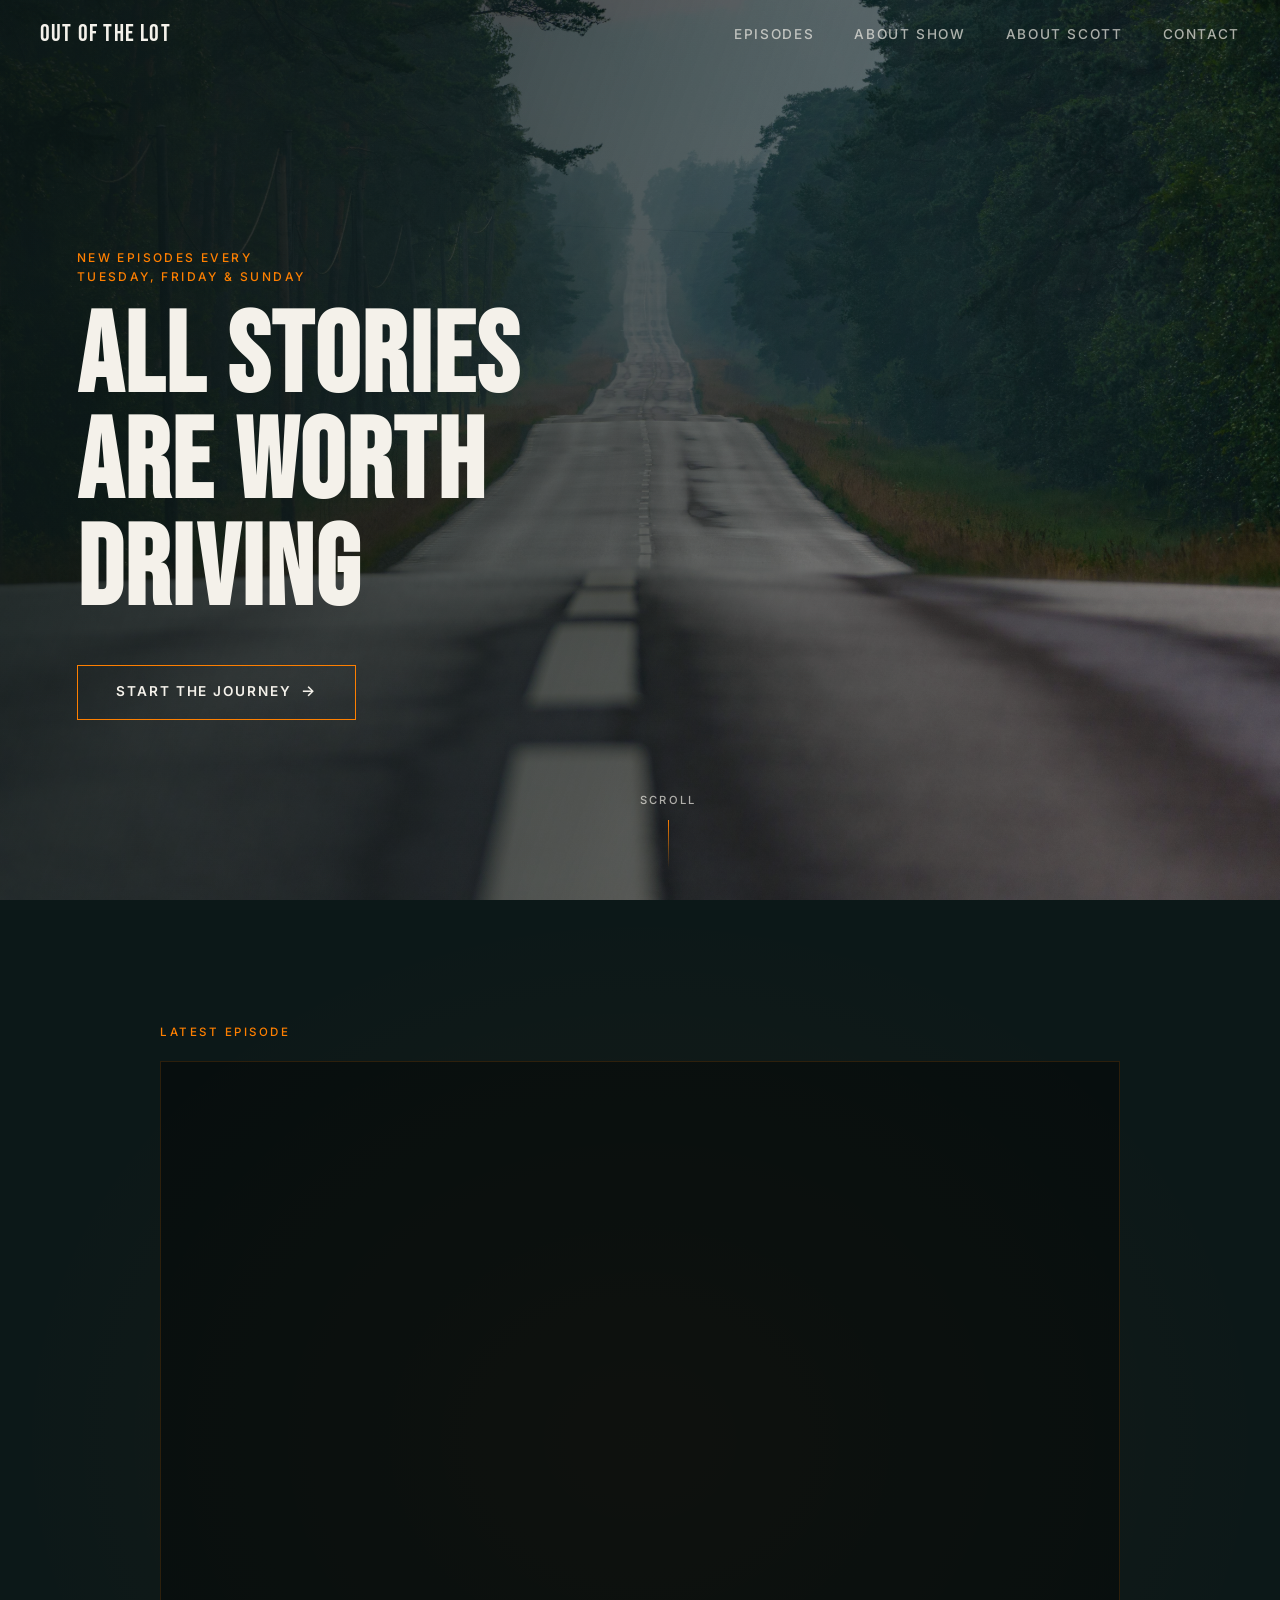
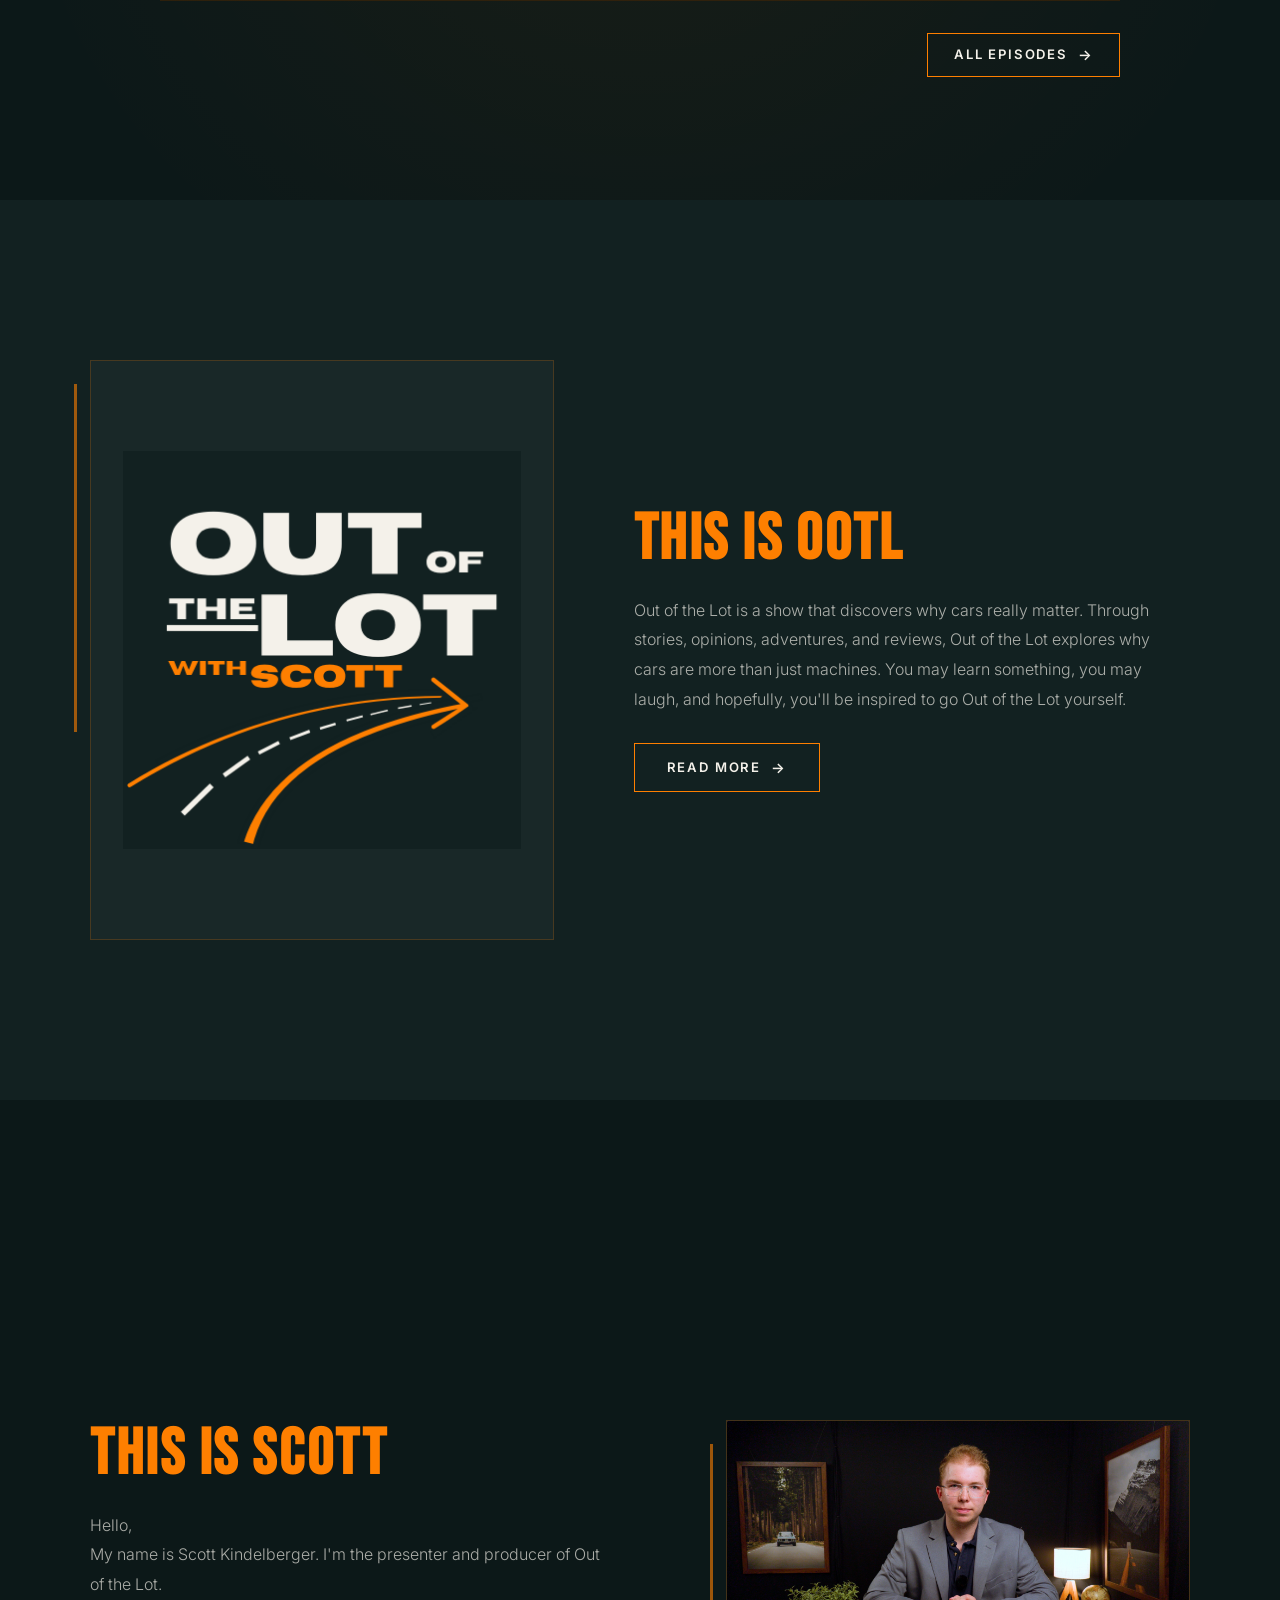
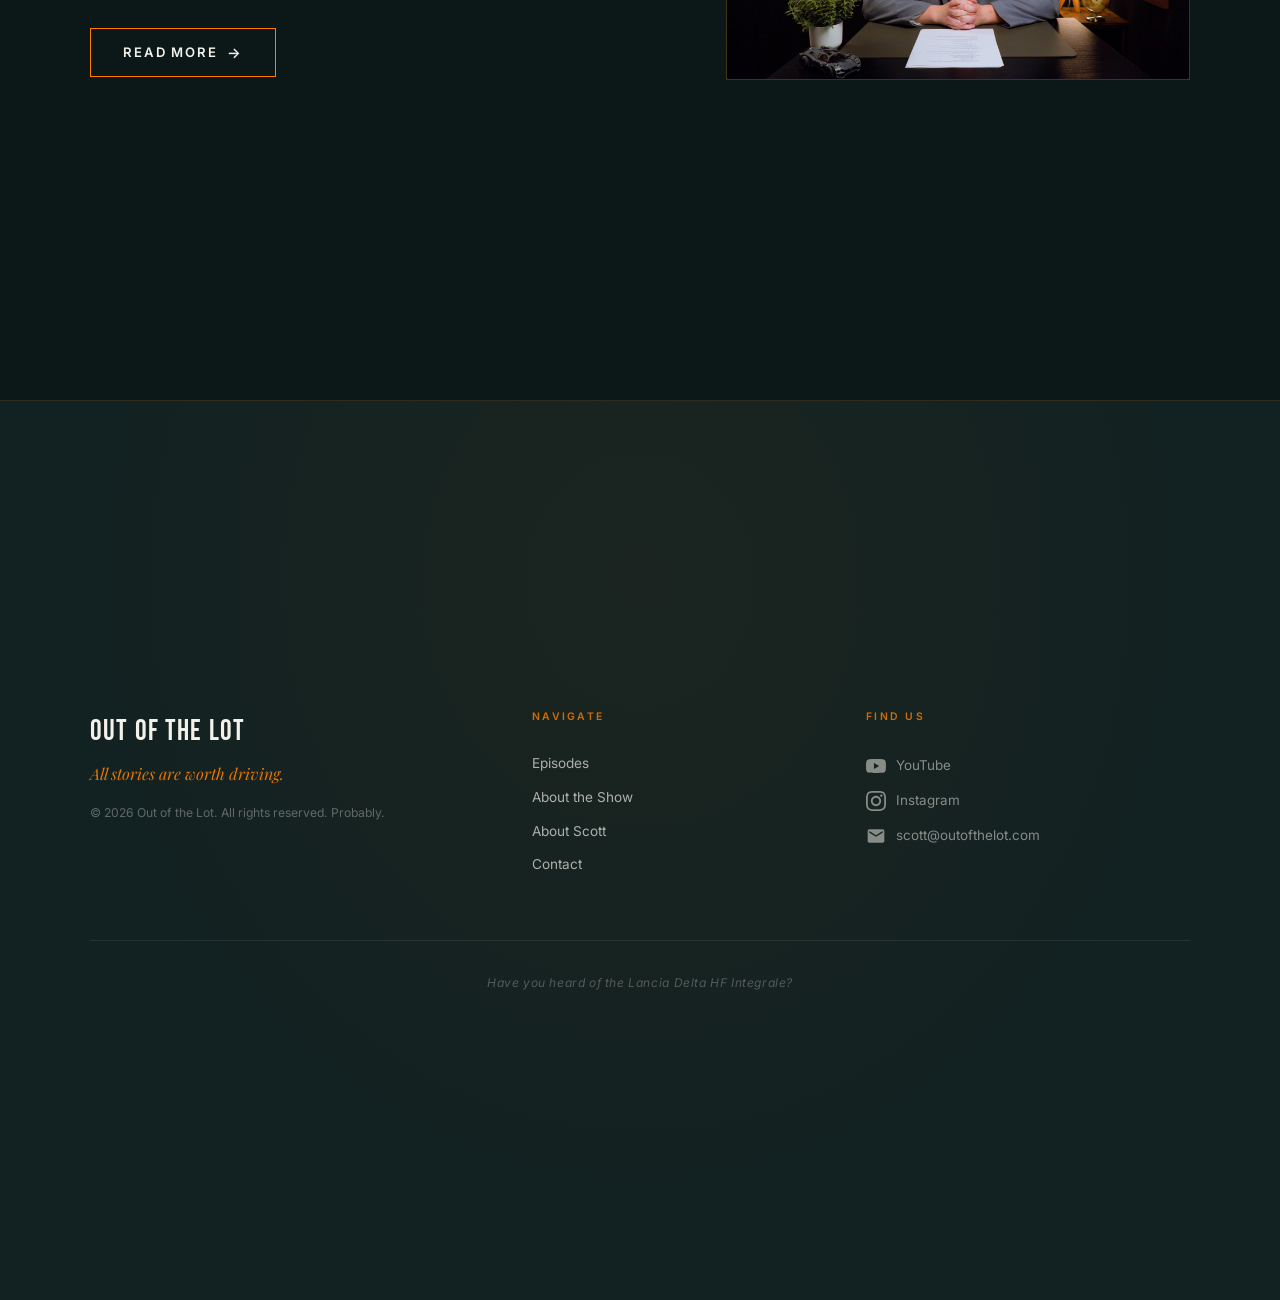
<file: index.html>
<!DOCTYPE html>
<html lang="en">
<head>
  <meta charset="UTF-8" />
  <meta name="viewport" content="width=device-width, initial-scale=1.0" />
  <title>Out of the Lot</title>
  <meta name="description" content="Out of the Lot with Scott. Real stories. Real roads. All stories are worth driving." />
  <link rel="preconnect" href="https://fonts.googleapis.com" />
  <link rel="preconnect" href="https://fonts.gstatic.com" crossorigin />
  <link href="https://fonts.googleapis.com/css2?family=Bebas+Neue&family=Inter:wght@300;400;500;600&family=Playfair+Display:ital,wght@0,700;1,400&display=swap" rel="stylesheet" />
  <link rel="icon" type="image/png" href="assets/favicon-32.png" sizes="32x32" />
  <link rel="icon" type="image/png" href="assets/favicon-192.png" sizes="192x192" />
  <link rel="icon" type="image/png" href="assets/favicon-512.png" sizes="512x512" />
  <link rel="apple-touch-icon" href="assets/apple-touch-icon.png" />
  <link rel="shortcut icon" href="assets/favicon.ico" />
  <link rel="stylesheet" href="css/style.css" />
  <link rel="stylesheet" href="css/article.css" />
</head>
<body>

  <!-- NAV -->
  <nav class="navbar" id="navbar">
    <div class="nav-left">
      <a href="index.html" class="nav-brand">Out of the Lot</a>
    </div>
    <ul class="nav-links">
      <li><a href="episodes.html">Episodes</a></li>
      <li><a href="about-show.html">About Show</a></li>
      <li><a href="about-scott.html">About Scott</a></li>
      <li><a href="contact.html">Contact</a></li>
    </ul>
    <button class="nav-toggle" aria-label="Toggle menu">&#9776;</button>
  </nav>

  <!-- HERO -->
  <section class="hero" id="hero">
    <div class="hero-bg-wrap">
      <div class="hero-bg" id="heroBg"></div>
    </div>
    <div class="hero-overlay"></div>
    <div class="hero-content">
      <p class="hero-eyebrow">New Episodes Every<br />
        Tuesday, Friday &amp; Sunday</p>
      <h1 class="hero-headline">
        All Stories<br />
        Are Worth<br />
        Driving
      </h1>
      <a
        href="https://www.youtube.com/@OutoftheLotMedia"
        target="_blank"
        rel="noopener noreferrer"
        class="cta-btn"
      >Start the Journey <span class="cta-arrow">&#8594;</span></a>
    </div>
    <div class="scroll-hint" id="scrollHint">
      <span class="scroll-label">scroll</span>
      <div class="scroll-line"></div>
    </div>
  </section>

  <!-- LATEST EPISODE -->
 <section class="episode-section" id="episodes">
  <div class="episode-inner">
    <p class="section-eyebrow">Latest Episode</p>
    <div class="episode-embed-wrap" id="episodeEmbed">
    </div>
    <div class="episode-bottom">
      <h2 class="episode-title" id="episodeTitle"></h2>
        <a
        href="episodes.html"
        class="ae-btn"
      >All Episodes <span class="ae-arrow">&#8594;</span></a>
    </div>
  </div>
</section>

  <!-- ABOUT THE SHOW -->
  <section class="about-section" id="about-show">
    <div class="about-inner">
      <div class="about-image-slot">
        <div class="image-placeholder">
          <img src="assets/logo.png" alt="Out of the Lot" />
        </div>
      </div>
      <div class="about-text">
        <h2 class="about-title orange">This is OOTL</h2>
        <p class="about-body">
          Out of the Lot is a show that discovers why cars really matter. Through stories, opinions, adventures, and reviews, Out of the Lot explores why cars are more than just machines. You may learn something, you may laugh, and hopefully, you'll be inspired to go Out of the Lot yourself.
        </p>
        <a href="about-show.html" class="read-more-btn">Read More <span class="cta-arrow">&#8594;</span></a>
      </div>
    </div>
  </section>

  <!-- ABOUT SCOTT -->
  <section class="about-section about-section--scott" id="about-scott">
    <div class="about-inner about-inner--reversed">
      <div class="about-image-slot">
        <div class="image-placeholder image-placeholder--scott">
          <img src="assets/scott.jpg" alt="Scott Kindelberger" />
        </div>
      </div>
      <div class="about-text">
        <h2 class="about-title orange">This is Scott</h2>
        <p class="about-body">
          Hello,<br />
          My name is Scott Kindelberger. I'm the presenter and producer of Out of the Lot.
        </p>
        <a href="about-scott.html" class="read-more-btn">Read More <span class="cta-arrow">&#8594;</span></a>
      </div>
    </div>
  </section>

  <!-- FOOTER (as a full section) -->
  <footer class="footer-section" id="site-footer">
    <div class="footer-content">

      <div class="footer-top">
        <div class="footer-brand">
          <div class="footer-brand-row">
            <span class="footer-logo">Out of the Lot</span>
          </div>
          <p class="footer-slogan">All stories are worth driving.</p>
          <p class="footer-copy">&copy; <span id="footerYear"></span> Out of the Lot. All rights reserved. Probably.</p>
        </div>

        <nav class="footer-nav">
          <p class="footer-nav-label">Navigate</p>
          <a href="episodes.html">Episodes</a>
          <a href="about-show.html">About the Show</a>
          <a href="about-scott.html">About Scott</a>
          <a href="contact.html">Contact</a>
        </nav>

        <div class="footer-social">
          <p class="footer-nav-label">Find Us</p>
          <a href="https://www.youtube.com/@OutoftheLotMedia" target="_blank" rel="noopener noreferrer" class="social-link">
            <svg viewBox="0 0 24 24" fill="currentColor" width="20" height="20"><path d="M23.498 6.186a3.016 3.016 0 0 0-2.122-2.136C19.505 3.545 12 3.545 12 3.545s-7.505 0-9.377.505A3.017 3.017 0 0 0 .502 6.186C0 8.07 0 12 0 12s0 3.93.502 5.814a3.016 3.016 0 0 0 2.122 2.136c1.871.505 9.376.505 9.376.505s7.505 0 9.377-.505a3.015 3.015 0 0 0 2.122-2.136C24 15.93 24 12 24 12s0-3.93-.502-5.814zM9.545 15.568V8.432L15.818 12l-6.273 3.568z"/></svg>
            YouTube
          </a>
          <a href="https://www.instagram.com/outofthelotmedia/" target="_blank" rel="noopener noreferrer" class="social-link">
            <svg viewBox="0 0 24 24" fill="currentColor" width="20" height="20"><path d="M12 2.163c3.204 0 3.584.012 4.85.07 3.252.148 4.771 1.691 4.919 4.919.058 1.265.069 1.645.069 4.849 0 3.205-.012 3.584-.069 4.849-.149 3.225-1.664 4.771-4.919 4.919-1.266.058-1.644.07-4.85.07-3.204 0-3.584-.012-4.849-.07-3.26-.149-4.771-1.699-4.919-4.92-.058-1.265-.07-1.644-.07-4.849 0-3.204.013-3.583.07-4.849.149-3.227 1.664-4.771 4.919-4.919 1.266-.057 1.645-.069 4.849-.069zm0-2.163c-3.259 0-3.667.014-4.947.072-4.358.2-6.78 2.618-6.98 6.98-.059 1.281-.073 1.689-.073 4.948 0 3.259.014 3.668.072 4.948.2 4.358 2.618 6.78 6.98 6.98 1.281.058 1.689.072 4.948.072 3.259 0 3.668-.014 4.948-.072 4.354-.2 6.782-2.618 6.979-6.98.059-1.28.073-1.689.073-4.948 0-3.259-.014-3.667-.072-4.947-.196-4.354-2.617-6.78-6.979-6.98-1.281-.059-1.69-.073-4.949-.073zm0 5.838c-3.403 0-6.162 2.759-6.162 6.162s2.759 6.163 6.162 6.163 6.162-2.759 6.162-6.163c0-3.403-2.759-6.162-6.162-6.162zm0 10.162c-2.209 0-4-1.79-4-4 0-2.209 1.791-4 4-4s4 1.791 4 4c0 2.21-1.791 4-4 4zm6.406-11.845c-.796 0-1.441.645-1.441 1.44s.645 1.44 1.441 1.44c.795 0 1.439-.645 1.439-1.44s-.644-1.44-1.439-1.44z"/></svg>
            Instagram
          </a>
          <a href="mailto:scott@outofthelot.com" class="social-link">
            <svg viewBox="0 0 24 24" fill="currentColor" width="20" height="20"><path d="M20 4H4c-1.1 0-2 .9-2 2v12c0 1.1.9 2 2 2h16c1.1 0 2-.9 2-2V6c0-1.1-.9-2-2-2zm0 4-8 5-8-5V6l8 5 8-5v2z"/></svg>
            scott@outofthelot.com
          </a>
        </div>
      </div>

      <div class="footer-bottom">
        <p>Have you heard of the <a href="lancia.html" class="secret-link">Lancia</a> Delta HF Integrale?</p>
      </div>

    </div>
  </footer>

  <script src="js/main.js"></script>
</body>
</html>
</file>
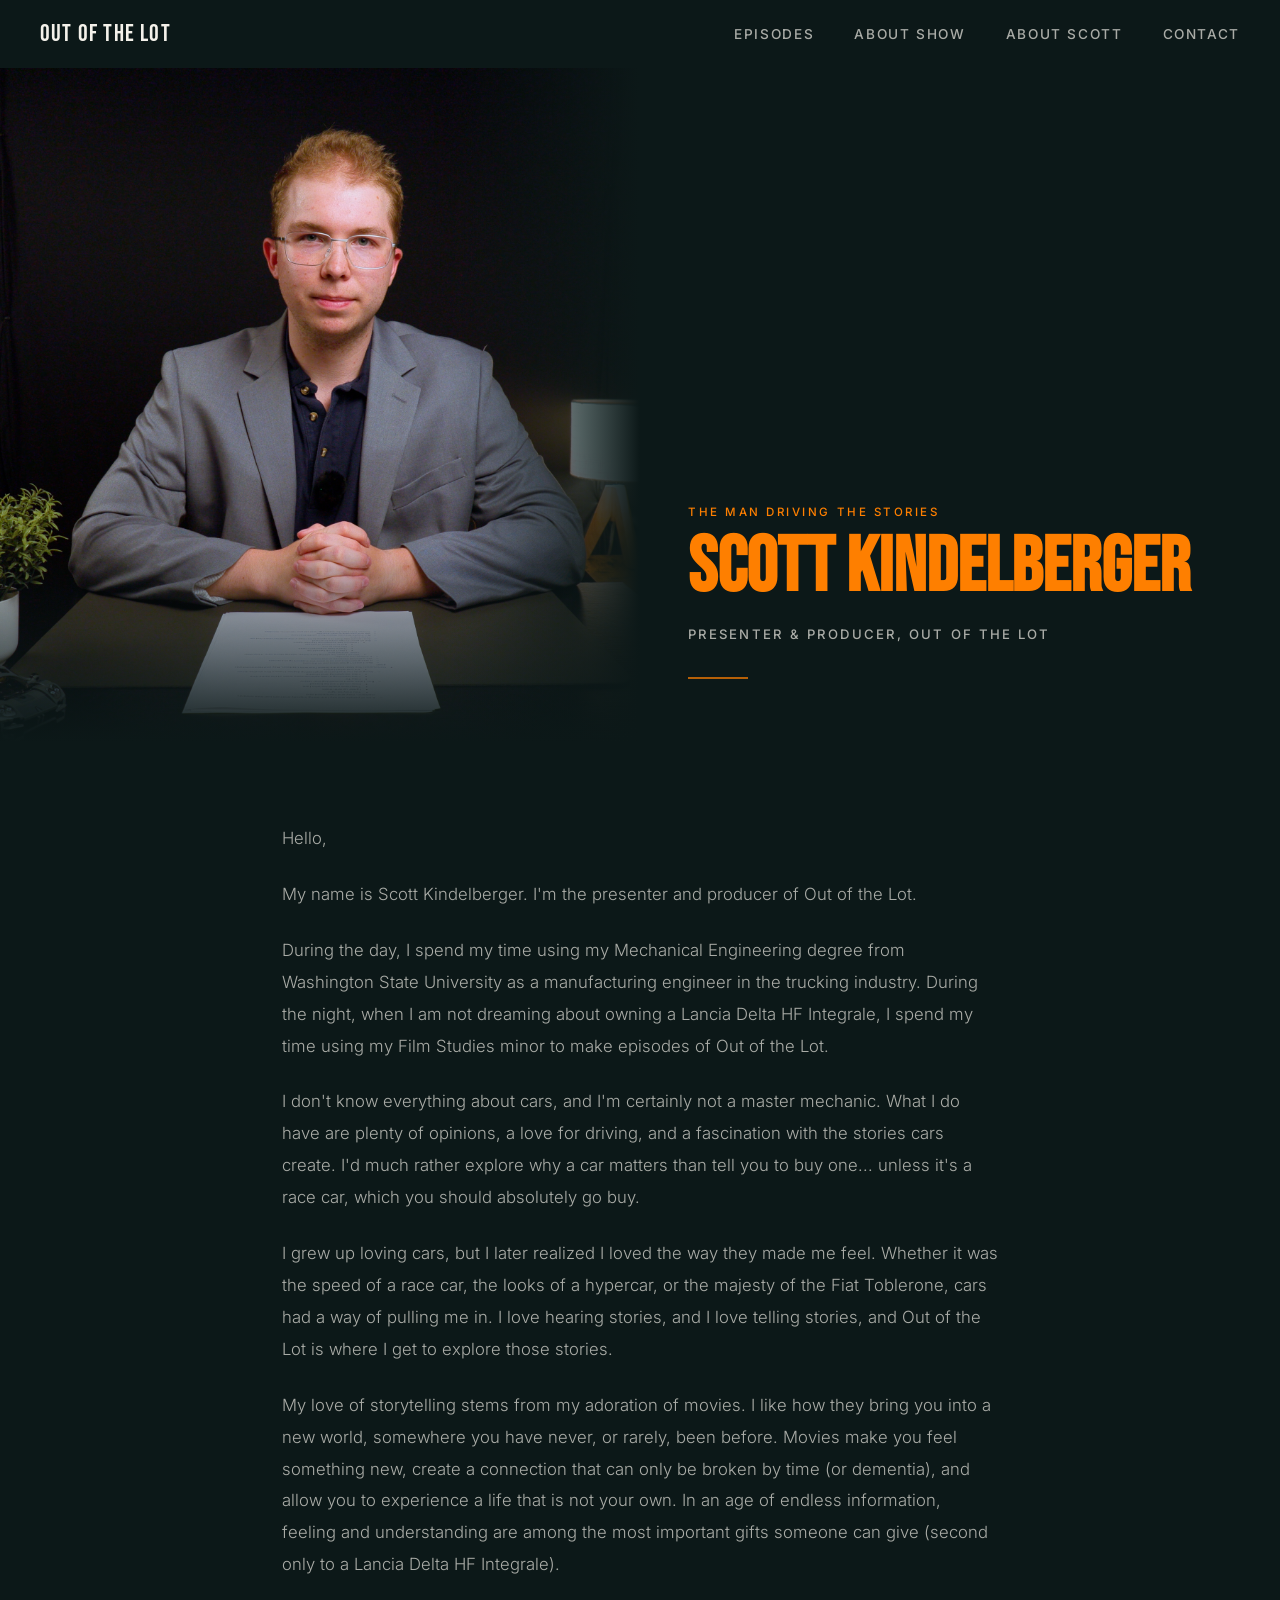
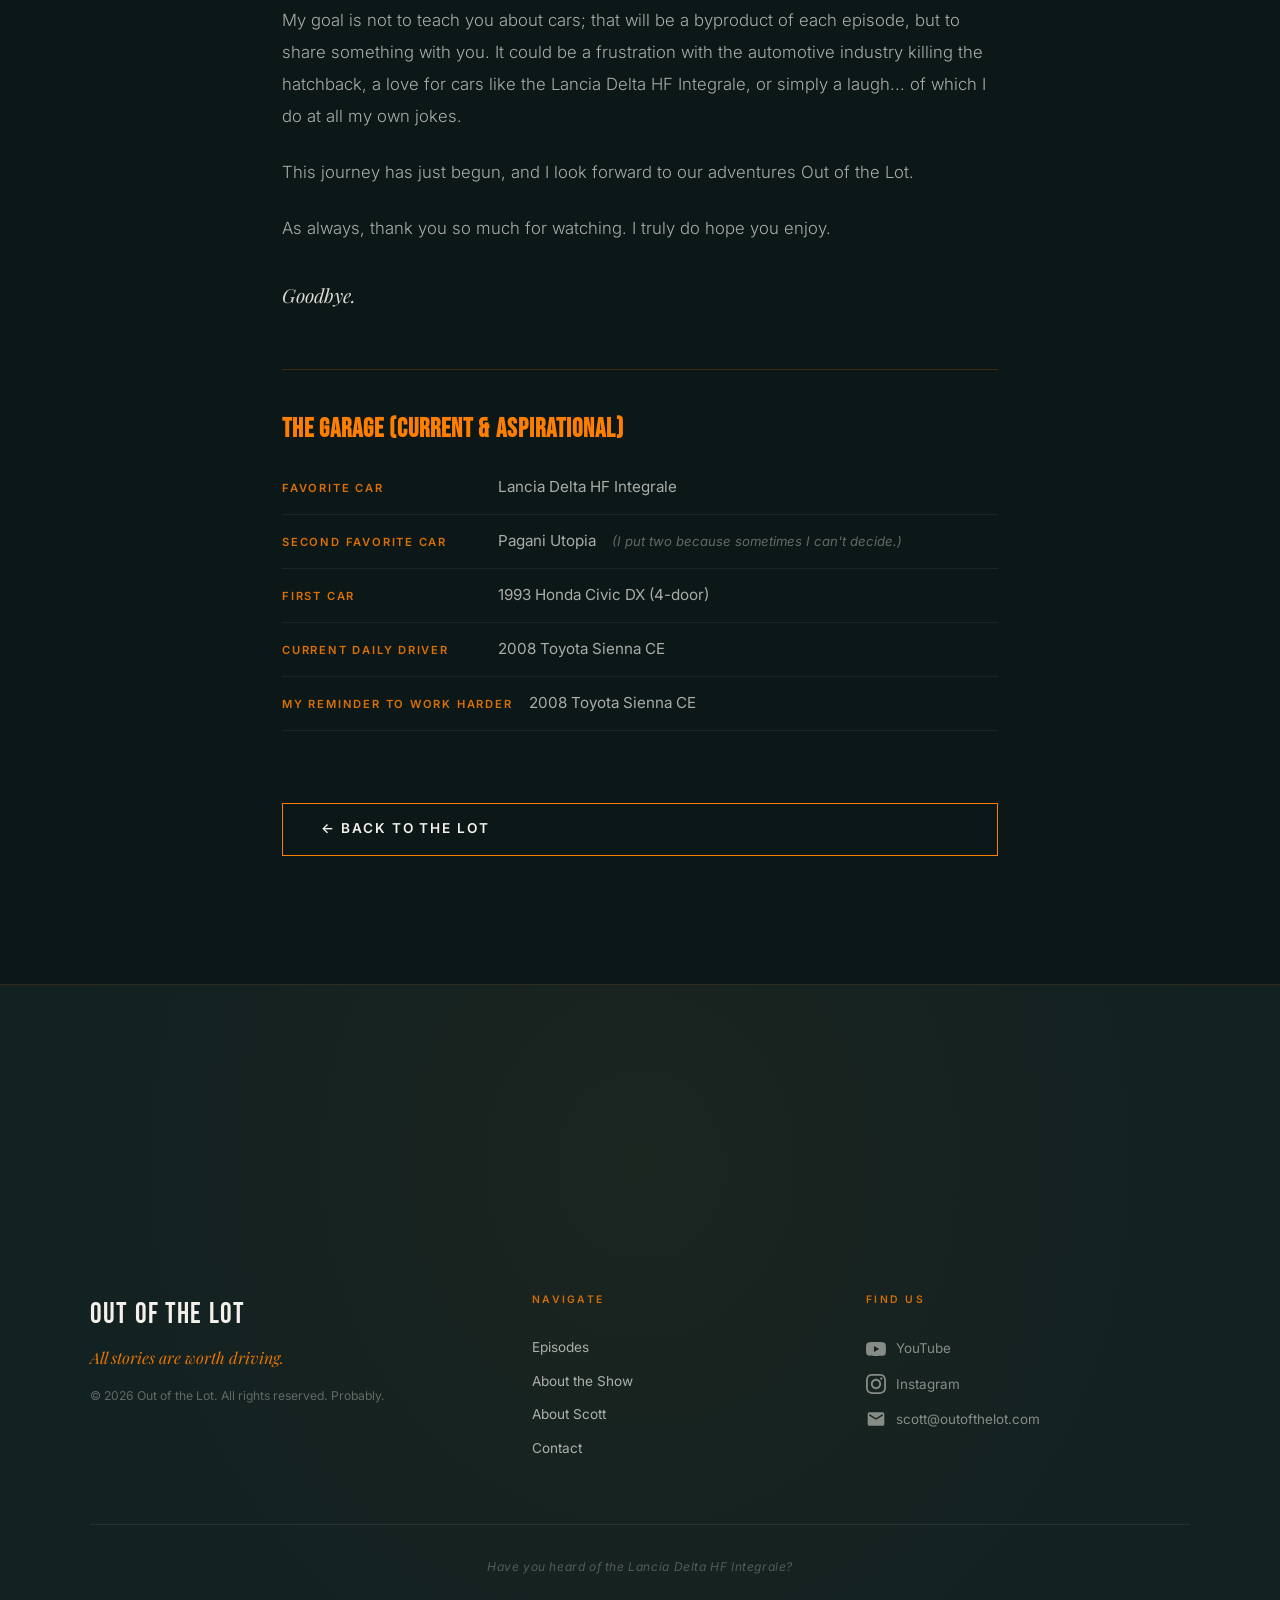
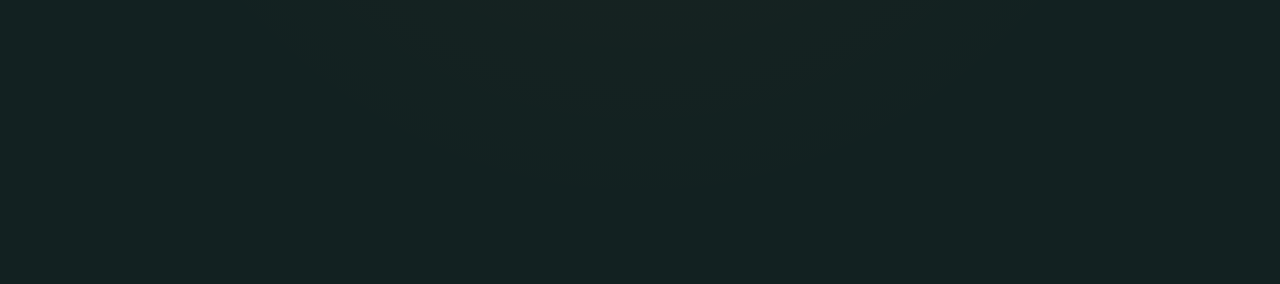
<file: about-scott.html>
<!DOCTYPE html>
<html lang="en">
<head>
  <meta charset="UTF-8" />
  <meta name="viewport" content="width=device-width, initial-scale=1.0" />
  <title>About Scott — Out of the Lot</title>
  <meta name="description" content="Scott Kindelberger — presenter and producer of Out of the Lot." />
  <link rel="preconnect" href="https://fonts.googleapis.com" />
  <link rel="preconnect" href="https://fonts.gstatic.com" crossorigin />
  <link href="https://fonts.googleapis.com/css2?family=Bebas+Neue&family=Inter:wght@300;400;500;600&family=Playfair+Display:ital,wght@0,700;1,400&display=swap" rel="stylesheet" />
  <link rel="icon" type="image/png" href="assets/favicon-32.png" sizes="32x32" />
  <link rel="icon" type="image/png" href="assets/favicon-192.png" sizes="192x192" />
  <link rel="icon" type="image/png" href="assets/favicon-512.png" sizes="512x512" />
  <link rel="apple-touch-icon" href="assets/apple-touch-icon.png" />
  <link rel="shortcut icon" href="assets/favicon.ico" />
  <link rel="stylesheet" href="css/style.css" />
  <link rel="stylesheet" href="css/article.css" />
</head>
<body class="article-page">

  <!-- NAV -->
  <nav class="navbar scrolled" id="navbar">
    <div class="nav-left">
      <a href="index.html" class="nav-brand">Out of the Lot</a>
    </div>
    <ul class="nav-links">
      <li><a href="episodes.html">Episodes</a></li>
      <li><a href="about-show.html">About Show</a></li>
      <li><a href="about-scott.html">About Scott</a></li>
      <li><a href="contact.html">Contact</a></li>
    </ul>
    <button class="nav-toggle" aria-label="Toggle menu">&#9776;</button>
  </nav>

  <!-- SCOTT FULL BIO -->
  <main class="article-main">

    <div class="article-hero">
      <div class="article-hero-img">
        <img src="assets/scott.jpg" alt="Scott Kindelberger" />
      </div>
      <div class="article-hero-text">
        <p class="section-eyebrow">The Man Driving the Stories</p>
        <h1 class="article-name">Scott Kindelberger</h1>
        <p class="article-subtitle">Presenter &amp; Producer, Out of the Lot</p>
        <div class="article-divider"></div>
      </div>
    </div>

    <article class="article-body">

      <p>Hello,</p>
      <p>My name is Scott Kindelberger. I'm the presenter and producer of Out of the Lot.</p>
      <p>During the day, I spend my time using my Mechanical Engineering degree from Washington State University as a manufacturing engineer in the trucking industry. During the night, when I am not dreaming about owning a Lancia Delta HF Integrale, I spend my time using my Film Studies minor to make episodes of Out of the Lot.</p>
      <p>I don't know everything about cars, and I'm certainly not a master mechanic. What I do have are plenty of opinions, a love for driving, and a fascination with the stories cars create. I'd much rather explore why a car matters than tell you to buy one... unless it's a race car, which you should absolutely go buy.</p>
      <p>I grew up loving cars, but I later realized I loved the way they made me feel. Whether it was the speed of a race car, the looks of a hypercar, or the majesty of the Fiat Toblerone, cars had a way of pulling me in. I love hearing stories, and I love telling stories, and Out of the Lot is where I get to explore those stories.</p>
      <p>My love of storytelling stems from my adoration of movies. I like how they bring you into a new world, somewhere you have never, or rarely, been before. Movies make you feel something new, create a connection that can only be broken by time (or dementia), and allow you to experience a life that is not your own. In an age of endless information, feeling and understanding are among the most important gifts someone can give (second only to a Lancia Delta HF Integrale).</p>
      <p>My goal is not to teach you about cars; that will be a byproduct of each episode, but to share something with you. It could be a frustration with the automotive industry killing the hatchback, a love for cars like the Lancia Delta HF Integrale, or simply a laugh... of which I do at all my own jokes.</p>
      <p>This journey has just begun, and I look forward to our adventures Out of the Lot.</p>
      <p>As always, thank you so much for watching. I truly do hope you enjoy.</p>
      <p class="article-signoff">Goodbye.</p>

      <div class="article-extra">
        <h3 class="article-extra-title">The Garage (Current &amp; Aspirational)</h3>
        <ul class="article-list">
          <li><span class="item-label">Favorite Car</span> Lancia Delta HF Integrale</li>
          <li><span class="item-label">Second Favorite Car</span> Pagani Utopia <span class="item-aside">(I put two because sometimes I can't decide.)</span></li>
          <li><span class="item-label">First Car</span> 1993 Honda Civic DX (4-door)</li>
          <li><span class="item-label">Current Daily Driver</span> 2008 Toyota Sienna CE</li>
          <li><span class="item-label">My Reminder to Work Harder</span> 2008 Toyota Sienna CE</li>
        </ul>
      </div>

      <a href="index.html" class="cta-btn" style="margin-top:3rem; display:inline-block;">
        &#8592; Back to the Lot
      </a>

    </article>
  </main>

  <!-- FOOTER -->
  <footer class="footer-section" id="site-footer">
    <div class="footer-content">

      <div class="footer-top">
        <div class="footer-brand">
          <div class="footer-brand-row">
            <span class="footer-logo">Out of the Lot</span>
          </div>
          <p class="footer-slogan">All stories are worth driving.</p>
          <p class="footer-copy">&copy; <span id="footerYear"></span> Out of the Lot. All rights reserved. Probably.</p>
        </div>

        <nav class="footer-nav">
          <p class="footer-nav-label">Navigate</p>
          <a href="episodes.html">Episodes</a>
          <a href="about-show.html">About the Show</a>
          <a href="about-scott.html">About Scott</a>
          <a href="contact.html">Contact</a>
        </nav>

        <div class="footer-social">
          <p class="footer-nav-label">Find Us</p>
          <a href="https://www.youtube.com/@OutoftheLotMedia" target="_blank" rel="noopener noreferrer" class="social-link">
            <svg viewBox="0 0 24 24" fill="currentColor" width="20" height="20"><path d="M23.498 6.186a3.016 3.016 0 0 0-2.122-2.136C19.505 3.545 12 3.545 12 3.545s-7.505 0-9.377.505A3.017 3.017 0 0 0 .502 6.186C0 8.07 0 12 0 12s0 3.93.502 5.814a3.016 3.016 0 0 0 2.122 2.136c1.871.505 9.376.505 9.376.505s7.505 0 9.377-.505a3.015 3.015 0 0 0 2.122-2.136C24 15.93 24 12 24 12s0-3.93-.502-5.814zM9.545 15.568V8.432L15.818 12l-6.273 3.568z"/></svg>
            YouTube
          </a>
          <a href="https://www.instagram.com/outofthelotmedia/" target="_blank" rel="noopener noreferrer" class="social-link">
            <svg viewBox="0 0 24 24" fill="currentColor" width="20" height="20"><path d="M12 2.163c3.204 0 3.584.012 4.85.07 3.252.148 4.771 1.691 4.919 4.919.058 1.265.069 1.645.069 4.849 0 3.205-.012 3.584-.069 4.849-.149 3.225-1.664 4.771-4.919 4.919-1.266.058-1.644.07-4.85.07-3.204 0-3.584-.012-4.849-.07-3.26-.149-4.771-1.699-4.919-4.92-.058-1.265-.07-1.644-.07-4.849 0-3.204.013-3.583.07-4.849.149-3.227 1.664-4.771 4.919-4.919 1.266-.057 1.645-.069 4.849-.069zm0-2.163c-3.259 0-3.667.014-4.947.072-4.358.2-6.78 2.618-6.98 6.98-.059 1.281-.073 1.689-.073 4.948 0 3.259.014 3.668.072 4.948.2 4.358 2.618 6.78 6.98 6.98 1.281.058 1.689.072 4.948.072 3.259 0 3.668-.014 4.948-.072 4.354-.2 6.782-2.618 6.979-6.98.059-1.28.073-1.689.073-4.948 0-3.259-.014-3.667-.072-4.947-.196-4.354-2.617-6.78-6.979-6.98-1.281-.059-1.69-.073-4.949-.073zm0 5.838c-3.403 0-6.162 2.759-6.162 6.162s2.759 6.163 6.162 6.163 6.162-2.759 6.162-6.163c0-3.403-2.759-6.162-6.162-6.162zm0 10.162c-2.209 0-4-1.79-4-4 0-2.209 1.791-4 4-4s4 1.791 4 4c0 2.21-1.791 4-4 4zm6.406-11.845c-.796 0-1.441.645-1.441 1.44s.645 1.44 1.441 1.44c.795 0 1.439-.645 1.439-1.44s-.644-1.44-1.439-1.44z"/></svg>
            Instagram
          </a>
          <a href="mailto:scott@outofthelot.com" class="social-link">
            <svg viewBox="0 0 24 24" fill="currentColor" width="20" height="20"><path d="M20 4H4c-1.1 0-2 .9-2 2v12c0 1.1.9 2 2 2h16c1.1 0 2-.9 2-2V6c0-1.1-.9-2-2-2zm0 4-8 5-8-5V6l8 5 8-5v2z"/></svg>
            scott@outofthelot.com
          </a>
        </div>
      </div>

      <div class="footer-bottom">
        <p>Have you heard of the <a href="lancia.html" class="secret-link">Lancia</a> Delta HF Integrale?</p>
      </div>

    </div>
  </footer>

  <script src="js/main.js"></script>
</body>
</html>
</file>
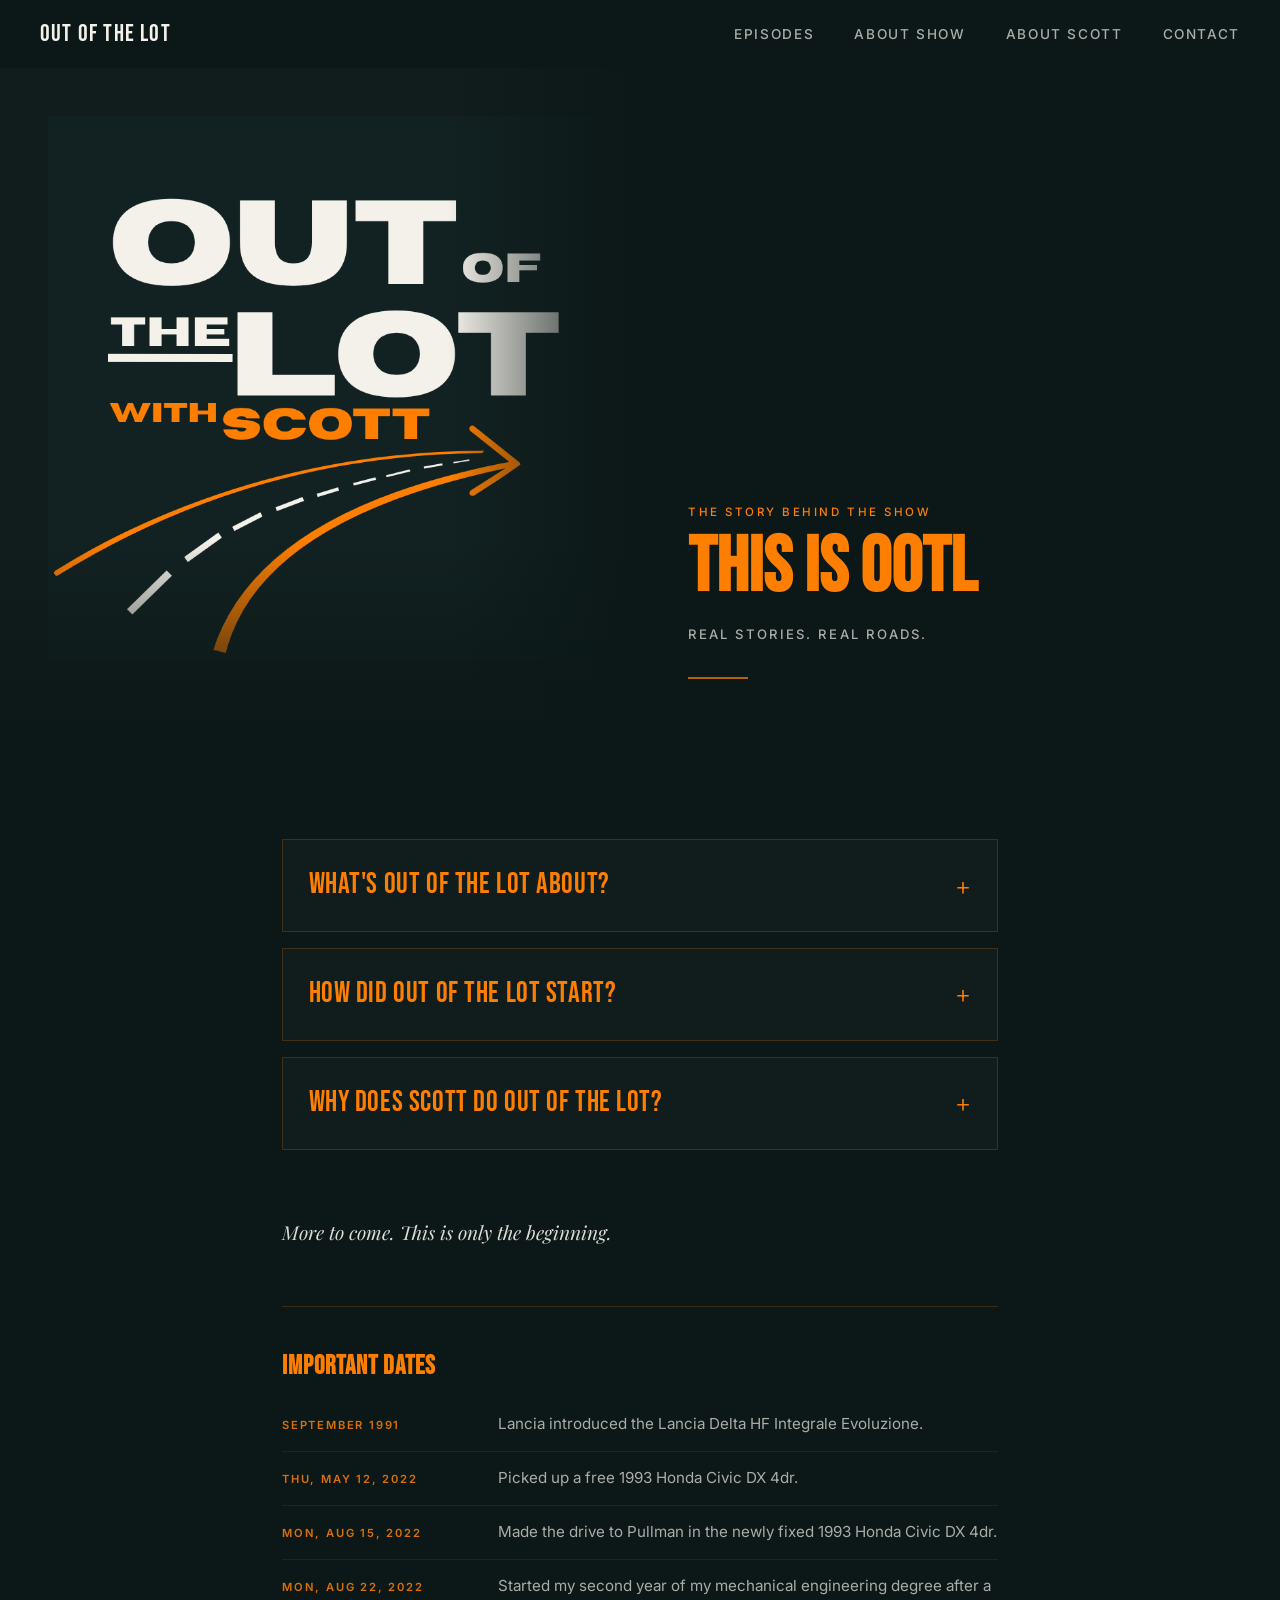
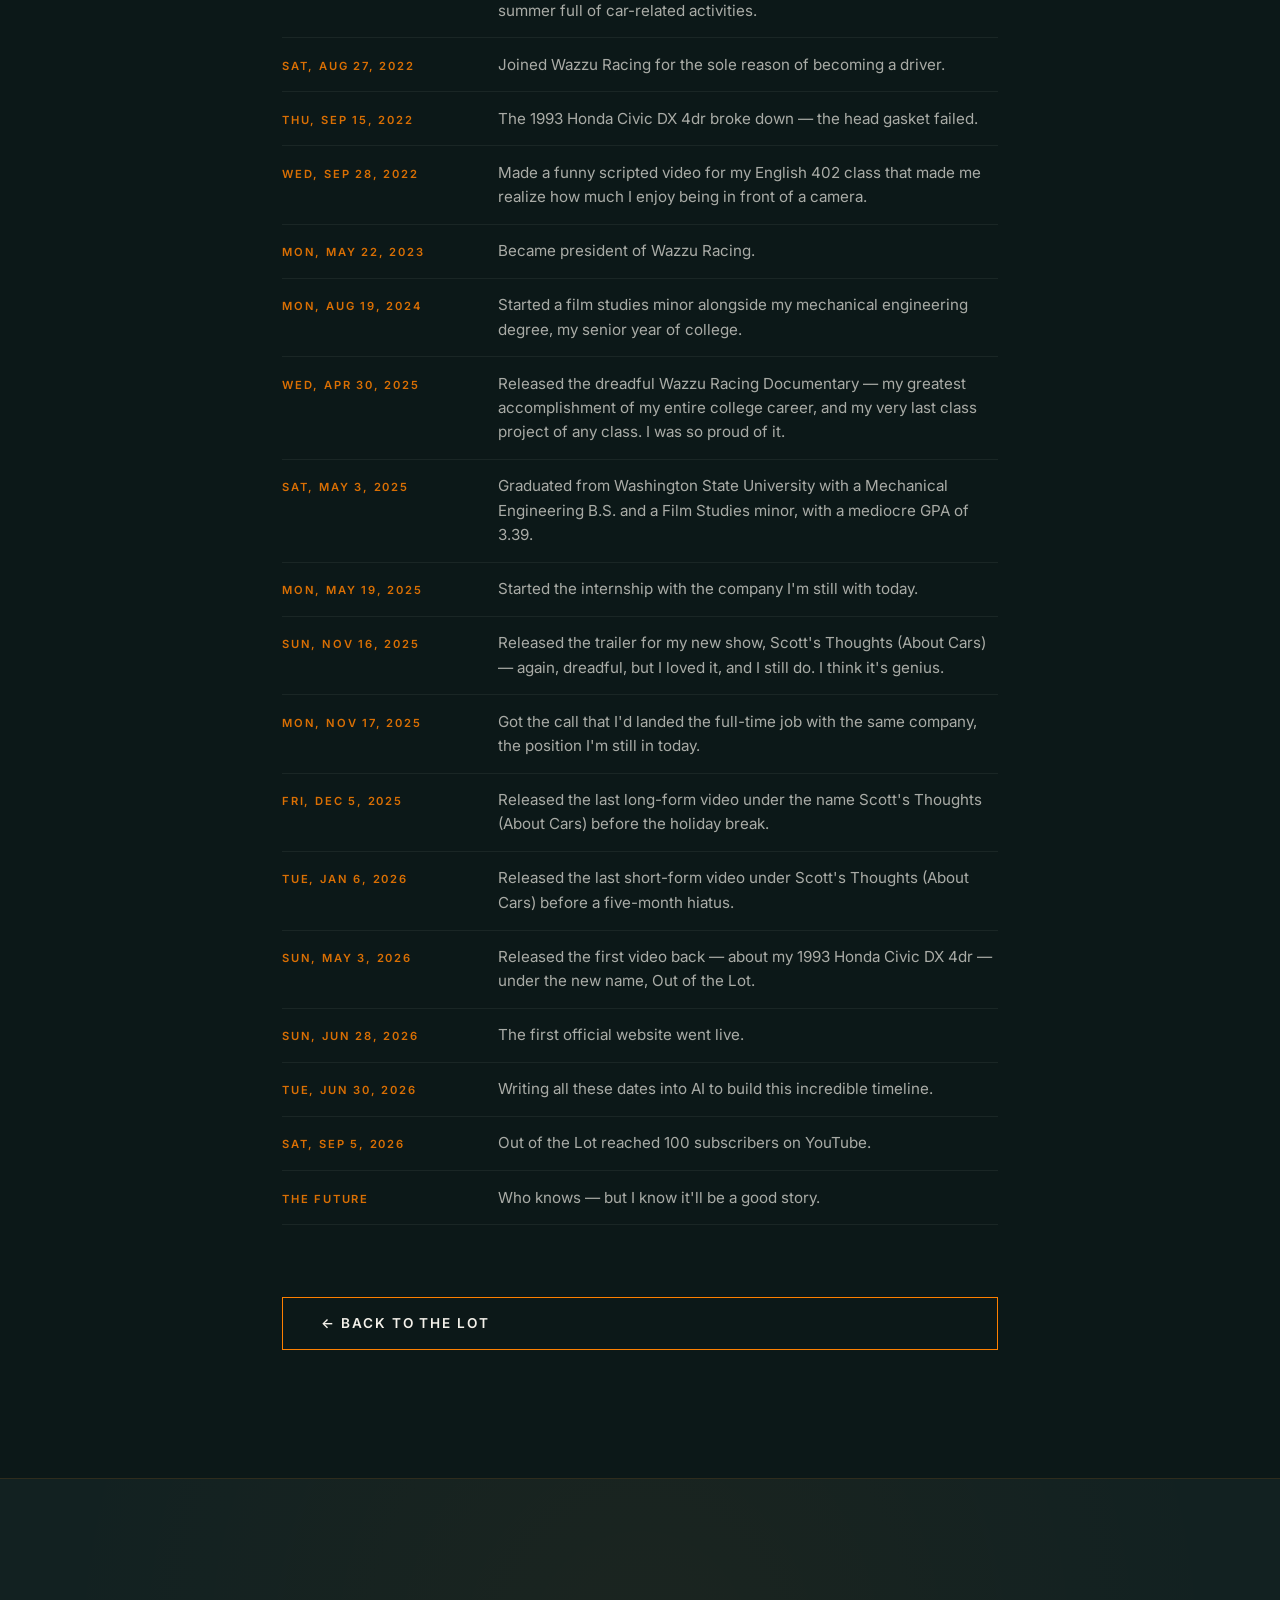
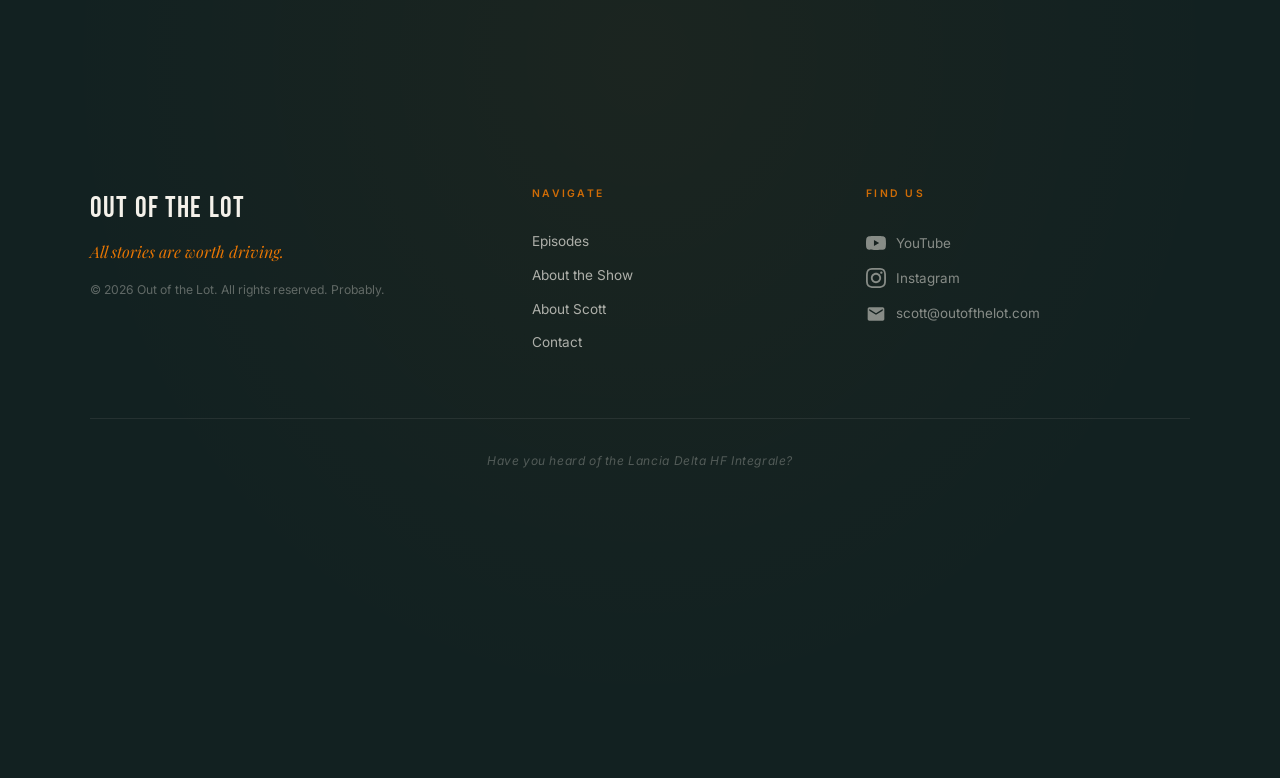
<file: about-show.html>
<!DOCTYPE html>
<html lang="en">
<head>
  <meta charset="UTF-8" />
  <meta name="viewport" content="width=device-width, initial-scale=1.0" />
  <title>About the Show — Out of the Lot</title>
  <meta name="description" content="This is OOTL — the story behind Out of the Lot." />
  <link rel="preconnect" href="https://fonts.googleapis.com" />
  <link rel="preconnect" href="https://fonts.gstatic.com" crossorigin />
  <link href="https://fonts.googleapis.com/css2?family=Bebas+Neue&family=Inter:wght@300;400;500;600&family=Playfair+Display:ital,wght@0,700;1,400&display=swap" rel="stylesheet" />
  <link rel="icon" type="image/png" href="assets/favicon-32.png" sizes="32x32" />
  <link rel="icon" type="image/png" href="assets/favicon-192.png" sizes="192x192" />
  <link rel="icon" type="image/png" href="assets/favicon-512.png" sizes="512x512" />
  <link rel="apple-touch-icon" href="assets/apple-touch-icon.png" />
  <link rel="shortcut icon" href="assets/favicon.ico" />
  <link rel="stylesheet" href="css/style.css" />
  <link rel="stylesheet" href="css/article.css" />
</head>
<body class="article-page">

  <!-- NAV -->
  <nav class="navbar scrolled" id="navbar">
    <div class="nav-left">
      <a href="index.html" class="nav-brand">Out of the Lot</a>
    </div>
    <ul class="nav-links">
      <li><a href="episodes.html">Episodes</a></li>
      <li><a href="about-show.html">About Show</a></li>
      <li><a href="about-scott.html">About Scott</a></li>
      <li><a href="contact.html">Contact</a></li>
    </ul>
    <button class="nav-toggle" aria-label="Toggle menu">&#9776;</button>
  </nav>

  <!-- ABOUT THE SHOW FULL PAGE -->
  <main class="article-main">

    <div class="article-hero">
      <div class="article-hero-img">
        <img src="assets/logo.png" alt="Out of the Lot" style="object-fit:contain; padding:3rem; background:rgba(255,255,255,0.02);" />
      </div>
      <div class="article-hero-text">
        <p class="section-eyebrow">The Story Behind the Show</p>
        <h1 class="article-name">This is OOTL</h1>
        <p class="article-subtitle">Real Stories. Real Roads.</p>
        <div class="article-divider"></div>
      </div>
    </div>

    <article class="article-body">

<div class="memoir-accordion">
      <details class="memoir-item">
        <summary class="memoir-summary">
          <span>What's Out of the Lot about?</span>
          <span class="memoir-icon" aria-hidden="true">+</span>
        </summary>
        <div class="memoir-content">
          <p>Out of the Lot is a show that discovers why cars really matter. Through stories, opinions, adventures, and reviews, Out of the Lot explores why cars are more than just machines. You may learn something, you may laugh, and hopefully, you'll be inspired to go Out of the Lot yourself.</p>

          <p>Out of the Lot, a show that requires a host to sit still in front of a camera and stay on topic, was created by Scott Kindelberger, a man who can't sit still and thrives in a rabbit hole. That contrast, however, works perfectly for a show like Out of the Lot because it's a car show, and cars aren't meant to sit still.</p>

          <p>With rabbit holes big enough for cars to drive through, Scott digs through facts, not as a journalist, but as an engineer. In the automotive world, facts are important, but if we all purchased a car because of facts, we would all own Toyota Corollas. So by applying a level of curiosity fueled by an obsession with film and storytelling, he uncovers the stories. Stories that cars express through the way they look, how they are made, or even how they have lived. With every design, every drive, and every race, there is a story to be told, and that story is revealed when you go Out of the Lot.</p>
        </div>
      </details>

      <details class="memoir-item">
        <summary class="memoir-summary">
          <span>How did Out of the Lot Start?</span>
          <span class="memoir-icon" aria-hidden="true">+</span>
        </summary>
        <div class="memoir-content">
          <h3 class="article-subhead">The name</h3>

          <p>The name "Out of the Lot" was breathed into existence by Scott's wonderful mother. While Scott's household was driving to an undisclosed location (because Scott can't remember where they were driving, and it doesn't really matter), he brought up that he didn't like the name "Scott's Thoughts (About Cars)" for his brand. Not only was "Scott's Thoughts" taken by another player in the YouTube battlefield, adding the "(About Cars)" was like winning a game of Uno with a wildcard… cheap. This thought was ever so circulating Scott's neuro-network during his 5-month hiatus, and he needed another opinion.</p>

          <p>Everyone pitched in. Some names were good, some were less good, but eventually, as they always do, Scott's mom saved the day. Scott knew it was right as soon as it was spoken. "Out of the Lot with Scott". The "with Scott" was a prerequisite that Scott wanted his show name to contain, and for part of the name to rhyme with Scott. Eventually, after thoughtful consideration, and because he got annoyed typing the full thing out all the time, he decided "Out of the Lot" was good enough.</p>

          <h3 class="article-subhead">The Influence</h3>

          <p>Although Out of the Lot was born 23 years into Scott's life, it has been incubating since he was a boy. Scott has always loved vehicles, which eventually led him to discover, probably before anyone else, Top Gear in 2015. Top Gear taught Scott how to look at cars as more than just cars and that it's possible to have a career doing very little work and just driving cool cars. Scott wanted to do that because who wouldn't.</p>

          <p>Fortunately, however, Scott didn't realize this fully until after deciding to go to college for engineering, which was a great financial choice as engineering makes more money starting out than, say, journalism or broadcasting. Learning engineering also gave Scott an interesting viewpoint of the world that helps with automotive presenting. However, his coursework did leave out important skills such as speaking in front of a camera and commentary writing.</p>

          <h3 class="article-subhead">The Imagination</h3>

          <p>Storytelling was also left out in most thermodynamics and calculus classes. That wasn't an issue for Scott though because he learned storytelling from a very young age, even without knowing it. Like all kids, Scott had a wild imagination. He loved filling other people's shoes, playing with action figures and becoming the characters, or creating complex storylines with Lego sets. There was always an adventure to be had, a baddie to stop or a treasure to find. This was the birthplace of Scott's love for story.</p>

          <p>That supercomputer of Scott's imagination never shut down. It thrived when things got boring (school…), creating worlds in his mind where things could happen however he envisioned. Everything was possible from scaling skyscrapers with the powers of Spiderman, flying a Spitfire in a dogfight in 1940, or driving a Bugatti Veyron on the Ehra-Lessien test track. It was always more fun than listening to his teachers.</p>

          <h3 class="article-subhead">The Film Studying</h3>

          <p>His Minecraft creative world of imagination is also a big reason why he likes movies so much. Being able to visually see a world that someone else has created through a screen is a special gift. Scott would imagine himself as the characters, going through their story, and feeling what they feel. This enjoyment eventually became what some may call an obsession. On February 27, 2024, Scott started tracking all the movies he watched, ranking them in order from best to worst, and writing reviews for them. By the end of 2024, he had watched 205 movies. Thankfully, the endless movie marathon slowed down, but not in time for Scott to ignore the inclination to take up a Film Studies minor.</p>

          <p>That film studies minor was the best decision Scott made in his college career, and also one of the worst. At the end of his junior year, Scott noticed his senior year was looking light on classes with the last semester not even meeting the minimum required class credits. With ambition, only to discover later that it was naivety, Scott filled his last two semesters with requirements to get his film studies minor, the only mechanical engineering student at Washington State University ever to do so (probably…).</p>

          <p>It was a great joy, but it meant his last two semesters, which could have been easy, became very time-absorbing. This took a toll on his other extracurricular activities (and classes), not enough though for him to not join the WSU film and theater club to learn acting, writing, and producing, all of which he did in some films that were released on YouTube unfortunately. But thanks to all these film-related classes and activities, Scott was enjoying his final year, especially his last semester, but not at first.</p>

          <h3 class="article-subhead">The Racing Documentary</h3>

          <p>In his last semester, Scott was taking a class called Advanced Digital Cinema. He was excited to finally make some proper films. He had many ideas for plots and characters and was ready to apply all he knew. However, as he would learn on the first day of class, none of those tricks would come out of Scott's hat. It was a documentary class. Scott was crushed because all he wanted to do was make fictional movies, not boring documentaries about topics only intellectual people care about.</p>

          <p>Scott then realized a show he used to watch, one that wasn't for the intellectuals, was "considered" a documentary, a factual program. In fact, it won the National Television Award for the most popular factual entertainment program. That of course was Top Gear. This was revolutionary because the class team already decided to make their documentary on Wazzu Racing, the Formula SAE team of which Scott was president. This was primarily because Scott had contacts on the team for interviews and already knew all about the team, so it would be an easy A.</p>

          <p>With a car topic chosen, a script written, and interviews scheduled, Scott and his team worked away to make something they were proud of. Scott asked to be the presenter and writer, and the other members filled in as cameraman and editor. Not everything went as Scott's script envisioned, but the final product was indeed something to be proud of. However, not everyone thought so. The teacher thought there was too much humor and non-documentary-related bits, so he gave the team a B. Yes, Scott was a little annoyed, but whatever, he was happy with the result, and it was his last project of college. He had finally graduated.</p>

          <h3 class="article-subhead">The Internship</h3>

          <p>Scott had been waiting for this moment since August 16, 2021, the first day he started college. He got pretty bored of engineering by his second year, and he just wanted to start a job and make some cash. Right after he left his college town, he started to read a book called "Talk Like Ted". This book was good, but not good enough to land Scott a job. Well, not a full-time job at least, because he would be going back to his old intern position from last year. The book did help Scott with something which was an idea for his intern presentation.</p>

          <p>As an intern, with the company Scott was interning at, all interns have to present an intern presentation about their internship. Scott had done this the previous summer, as he was an intern with the same team. He accepted the intern position, hoping it would turn into a full-time offer. The fact that this company asked Scott to come back as an intern was a sign that his first intern presentation was a success. So, this time around, Scott knew he had to step it up.</p>

          <h3 class="article-subhead">The Presentation</h3>

          <p>At this point, you may be wondering, "How in the world does this relate to how 'Out of the Lot' actually started"? Well, in the book that was previously mentioned, Scott learned how to present, and one of the tips was to "share a story". Scott liked doing that, so that's what he decided to do for his intern presentation. He read this book at the start of May 2025, and before starting his internship, he had already written the beginning and end of his presentation. The middle would all be filled in with the work he did, so he had everything planned out. He was extremely excited for this presentation.</p>

          <p>As his internship went on, and he started to make the presentation and fully flesh out the script, Scott started to realize something. He was at a professional company that was requiring him to do a professional presentation, so that they would give him a professional job offer to join full-time. The presentation that Scott was making wasn't necessarily unprofessional, but it had background-removed images of himself throughout the whole presentation with funny faces and he would be presenting in the third person, sort of like how he is writing this ootl-biography (see what I di--, I mean, Scott did there).</p>

          <h3 class="article-subhead">The Advice</h3>

          <p>With this thought of potentially overstepping his creative bounds, Scott almost defenestrated the idea. Thankfully, he had more confidence than sense and decided to at least present the final product to his team first and see how they would react. It sort of went as Scott expected…. Everyone loved it! Sort of… There were a lot of suggestions to make it better, which was great, and there were some ideas that it was too much and that Scott said Scott too many times (69 times throughout the six-minute presentation to be exact).</p>

          <p>However, there was one suggestion that stuck with him the most. Afterward, someone who could only be considered as a mentor to Scott pulled Scott aside to speak with him. Scott presented it to this mentor before he presented to the full team, just to make sure he wouldn't ruin his chances of getting a return call, so this was the mentor's second time seeing it. This mentor thought it was pretty good the first time but was visibly concerned about how different it was compared to the 'normal' intern presentation. However, when he pulled Scott aside after seeing it again with the whole team, he said, and Scott quotes him "Don't change a thing". That was all Scott needed to hear. Scott wanted to get people to remember him and saying his own name 69 times was the best way to do that.</p>

          <h3 class="article-subhead">The Big Day</h3>

          <p>Scott presented his presentation in front of the company, including the assistant general manager and general manager. He was so nervous that his legs started to shake while he was up at the podium but thankfully, they were covered by the podium. The upper half of his body was blasting off in a TED Talk rocket ship, and he in fact, landed on the moon of applause safely. Everyone seemed to be astonished by a presentation that was by far the most different and extravagant. One manager told Scott's boss's boss that it was the best presentation ever. Yeah, that went straight to Scott's head…</p>

          <p>The aftermath of the presentation wasn't what Scott thought it would be. There were no fireworks, no gold plaques, no "AND HERE'S YOUR BRAND-NEW CAR!". There wasn't even a return offer. But what Scott did have was a sense of direction. He loved the process of writing the script for his presentation, producing it to what he first saw in his mind months before, and executing it in front of people who could fire him on the spot. So, what did Scott do with this information? He took an acting class…?</p>

          <h3 class="article-subhead">The Aftermath</h3>

          <p>Yeah… not something he was expecting either, it just happened. He did really enjoy it, and it did help him with presenting, and at the time, he did want to do acting stuff. This also led him to audition at a local theater for a play. He did get a couple of roles in that play, nothing in a leading role, but his mother liked it, and that's all that really matters. The experience also showed Scott that he doesn't want to do plays…</p>

          <p>It was November 2025 at this time. Scott didn't have a full-time job yet, even after 6 months of being graduated, mostly because he was too lazy to look for one, and was really banking on his current company to supply him with one. In all honesty though, Scott was getting nervous. He had a wife, was living with his parents, making $25 an hour in one of the most expensive states. When Scott started college going into engineering, he thought he'd be making triple figures right out the door. That was not so, and things were looking bleak since his company wasn't actually able to hire him either. So, Scott did what any sane, normal thinking person would do. He started a YouTube channel.</p>

          <h3 class="article-subhead">The Beginning</h3>

          <p>He knew it was coming. He had wanted to start making short films ever since he made that first video back in 2022 for his English 402 class. This video was an assignment to present information to a pretend board of directors using PowerPoint. Scott decided to turn it into a skit, pretending to be sitting in a board room talking with Scuderia Ferrari executives (without PowerPoint) about how bad the F1 team was doing. He wrote the script, adding jokes, being super dramatic, and as wifty as possible. The whole process had Scott smiling and laughing at his own jokes and genius ways of making it fun. This one assignment was the tipping point in Scott's life that showed him that while engineering was critical to his growth and career, his passion lay somewhere else. There was something that he enjoyed much more (and that was a lot less work).</p>

          <p>Although this quarter-life crisis occurred in 2022, it wasn't until 2025 when Scott officially started his channel. On November 15, 2025, Scott's parents were out of town, and he had the house all to himself for filming. He had this plan to make a trailer for his new show that he wanted to call "Scott's Thoughts". Again, he had been planning the name for over a year, and the idea for the trailer even longer. He recorded everything that day and started to work his editing magic. When Scott says magic, he really means, splashing things into a cauldron and hoping it comes out as something that won't turn him into a giant frog. Thankfully, Scott took an editing class in middle school, which he couldn't remember a thing from.</p>

          <h3 class="article-subhead">The First Show</h3>

          <p>Scott wanted to do everything himself through this process, including making the music. It wasn't the first time Scott had made music, but this time felt different because he would be posting it for the world to see. That led him to stay up until the eye-sagging hour of 3 a.m. so that the trailer could go live at 10 or 11 a.m. (Scott can't remember when). It did in fact go live, but the world did not see it, believe it or not (and thankfully so because it was horrendous). But that didn't matter to Scott because he had started and finished something no one required him to do. That was a win.</p>

          <p>Scott encountered a couple of problems pretty early on. Although Scott had a lot of thoughts, especially about cars, he didn't know which ones to share. Was he supposed to only talk about the news? Could he talk about past cars even though they came out before he was born? Scott also found that writing scripts for these episodes was really time-consuming, and he would have much rather been watching YouTube shorts or Friends.</p>

          <h3 class="article-subhead">The Sabbatical</h3>

          <p>Well, thankfully (not thankfully), when the holiday season came around in 2025, Scott's brother came back home and commandeered his pre-commandeered room where Scott had set up his studio. This left Scott without a place to make videos, so he decided to pause long-form videos until after the holidays and instead make short-form videos. Scott hated this. These short-form videos were all terrible. They were made sitting in his closet, and he would just talk on topics that might get the most views, like what car Santa's elves would drive. For some reason, that is still the most viewed video on Scott's YouTube channel as of writing this.</p>

          <p>Eventually the holidays came to an end and Scott got his studio back. He was supposed to make a short to go out that night, but Scott didn't really want to make any videos. He wanted to, but he couldn't bring himself to do it. He felt distracted, preoccupied with… nothing. Scott figuratively looked in the mirror and said he had an issue. YouTube Shorts, and other social media platforms were taking his attention away from where it should have been. It made it harder to sit down and write or even decide what to write. Something had to change.</p>

          <h3 class="article-subhead">The Change</h3>

          <p>On January 6, 2026, Scott decided to go on a sabbatical, I guess you could call it. Not because he wanted to quit, but because he needed to build a foundation for his show that could last. Scott uninstalled all of his social media apps (except LinkedIn because he had a year streak on the daily puzzles and didn't want to give that up) and set up some daily habits that were meant to help him build skills.</p>

          <p>One of these habits was writing. Every day for 20 minutes, Scott would write. He would write about his feelings, write about a topic that interests him, or even write poetry. The hidden poem on this website is one of those that was written during a 20-minute writing rep. He was pretty fast at it too. Depending on the topic, Scott would spit out 1,000+ words in 20 minutes. This writing was meant to turn into script writing when the time came. Scott is happy to report that Scott has not missed a day of writing… ever… since January 7, 2026. Except one, August 22nd, 2026, so Scott guesses there was one day Scott missed.</p>

          <h3 class="article-subhead">The Return</h3>

          <p>Throughout the whole hiatus, Scott was planning his return. He would make his first episode back on the story of his first car (which felt fitting) and he would have a new, more professional name. However, Scott didn't exactly know when he would come back. He wasn't sure if he would feel he was ready, or if a little elf would bring him an envelope saying today was the day. So, he waited. (Not for the little elf, but to feel ready).</p>

          <p>Scott doesn't remember what brought him to make the first video back. There was no flash of light from heaven on the road to Damascus, no soldier standing in the opposite trench waving a white flag, and no little elf. He just decided… okay, let's do it. It was probably more planned out than that because he purchased the 'necessary and reasonable' gear ahead of time, but Scott doesn't even think he "felt ready". It just happened.</p>

          <p>Obviously, the episode about the Civic had been planned for months. Scott was looking back on it and if he had gotten rid of the Civic when it broke down, this "first episode back" probably would never have happened. That video went live on May 3, 2026. Scott loved the outcome and thought it was a work of art. He used this new wave of enthusiasm to proceed to not make any videos for the next two weeks.</p>

          <h3 class="article-subhead">The Studio</h3>

          <p>He had a good reason though because his brother had returned to commandeer his commandeered space. It was all happening again. Scott would have to go back into the closet. But Scott is smarter than that (or so he thinks). So, he asked his dad if he could commandeer some of his space. Not his room, that would probably be weird, but his garage. His father, although reluctant as he should have been, let Scott commandeer the garage (a corner of it).</p>

          <p>Those two weeks between the first episode and second episode were taken up making the new studio. Once it was finished, Scott had a more permanent, reliable spot to talk in front of a camera all alone. The next episode came out, following an easy 'one-episode-a-week schedule', but Scott realized he had more time on his hands than he wanted, and he wasn't working hard enough. He decided to upload three long-form videos a week and four Shorts. That shouldn't be too bad, right?</p>

          <h3 class="article-subhead">The Start</h3>

          <p>The studio progressively changed over the course of the next eight episodes, but it eventually got to a spot that Scott was happy with. Out of the Lot was created. It felt more professional this time. He started to color grade his videos. He was writing better scripts. Things were going well. This is where you would expect a 'but' or a 'however'.</p>

          <p>But… there isn't one. Not yet at least. Scott is still grinding away at the time Scott is writing this (still not sure why he is writing this memoir thing in third person). Scott has big aspirations and goals for where he wants his life to go, and Out of the Lot is just the start of that. Some days are harder than others and he probably doesn't spend enough time with his wife, but he's enjoying what he is doing. Maybe one day it'll be a full-time gig… on TV…</p>

          <p>Anyway, that is it for now. As always, thank you so much for watching. I'll see you soon, Goodbye.</p>
        </div>
      </details>

      <details class="memoir-item">
        <summary class="memoir-summary">
          <span>Why does Scott do Out of the Lot?</span>
          <span class="memoir-icon" aria-hidden="true">+</span>
        </summary>
        <div class="memoir-content">
          <p>Money.</p>
        </div>
      </details>
    </div>

      <p class="article-signoff">More to come. This is only the beginning.</p>

      <div class="article-extra">
        <h3 class="article-extra-title">Important Dates</h3>
        <ul class="article-list">
          <li><span class="item-label">September 1991</span> Lancia introduced the Lancia Delta HF Integrale Evoluzione.</li>
          <li><span class="item-label">Thu, May 12, 2022</span> Picked up a free 1993 Honda Civic DX 4dr.</li>
          <li><span class="item-label">Mon, Aug 15, 2022</span> Made the drive to Pullman in the newly fixed 1993 Honda Civic DX 4dr.</li>
          <li><span class="item-label">Mon, Aug 22, 2022</span> Started my second year of my mechanical engineering degree after a summer full of car-related activities.</li>
          <li><span class="item-label">Sat, Aug 27, 2022</span> Joined Wazzu Racing for the sole reason of becoming a driver.</li>
          <li><span class="item-label">Thu, Sep 15, 2022</span> The 1993 Honda Civic DX 4dr broke down — the head gasket failed.</li>
          <li><span class="item-label">Wed, Sep 28, 2022</span> Made a funny scripted video for my English 402 class that made me realize how much I enjoy being in front of a camera.</li>
          <li><span class="item-label">Mon, May 22, 2023</span> Became president of Wazzu Racing.</li>
          <li><span class="item-label">Mon, Aug 19, 2024</span> Started a film studies minor alongside my mechanical engineering degree, my senior year of college.</li>
          <li><span class="item-label">Wed, Apr 30, 2025</span> Released the dreadful Wazzu Racing Documentary — my greatest accomplishment of my entire college career, and my very last class project of any class. I was so proud of it.</li>
          <li><span class="item-label">Sat, May 3, 2025</span> Graduated from Washington State University with a Mechanical Engineering B.S. and a Film Studies minor, with a mediocre GPA of 3.39.</li>
          <li><span class="item-label">Mon, May 19, 2025</span> Started the internship with the company I'm still with today.</li>
          <li><span class="item-label">Sun, Nov 16, 2025</span> Released the trailer for my new show, Scott's Thoughts (About Cars) — again, dreadful, but I loved it, and I still do. I think it's genius.</li>
          <li><span class="item-label">Mon, Nov 17, 2025</span> Got the call that I'd landed the full-time job with the same company, the position I'm still in today.</li>
          <li><span class="item-label">Fri, Dec 5, 2025</span> Released the last long-form video under the name Scott's Thoughts (About Cars) before the holiday break.</li>
          <li><span class="item-label">Tue, Jan 6, 2026</span> Released the last short-form video under Scott's Thoughts (About Cars) before a five-month hiatus.</li>
          <li><span class="item-label">Sun, May 3, 2026</span> Released the first video back — about my 1993 Honda Civic DX 4dr — under the new name, Out of the Lot.</li>
          <li><span class="item-label">Sun, Jun 28, 2026</span> The first official website went live.</li>
          <li><span class="item-label">Tue, Jun 30, 2026</span> Writing all these dates into AI to build this incredible timeline.</li>
          <li><span class="item-label">Sat, Sep 5, 2026</span> Out of the Lot reached 100 subscribers on YouTube.</li>
          <li><span class="item-label">The Future</span> Who knows — but I know it'll be a good story.</li>
        </ul>
      </div>

      <a href="index.html" class="cta-btn" style="margin-top:3rem; display:inline-block;">
        &#8592; Back to the Lot
      </a>

    </article>
  </main>

  <!-- FOOTER -->
  <footer class="footer-section" id="site-footer">
    <div class="footer-content">

      <div class="footer-top">
        <div class="footer-brand">
          <div class="footer-brand-row">
            <span class="footer-logo">Out of the Lot</span>
          </div>
          <p class="footer-slogan">All stories are worth driving.</p>
          <p class="footer-copy">&copy; <span id="footerYear"></span> Out of the Lot. All rights reserved. Probably.</p>
        </div>

        <nav class="footer-nav">
          <p class="footer-nav-label">Navigate</p>
          <a href="episodes.html">Episodes</a>
          <a href="about-show.html">About the Show</a>
          <a href="about-scott.html">About Scott</a>
          <a href="contact.html">Contact</a>
        </nav>

        <div class="footer-social">
          <p class="footer-nav-label">Find Us</p>
          <a href="https://www.youtube.com/@OutoftheLotMedia" target="_blank" rel="noopener noreferrer" class="social-link">
            <svg viewBox="0 0 24 24" fill="currentColor" width="20" height="20"><path d="M23.498 6.186a3.016 3.016 0 0 0-2.122-2.136C19.505 3.545 12 3.545 12 3.545s-7.505 0-9.377.505A3.017 3.017 0 0 0 .502 6.186C0 8.07 0 12 0 12s0 3.93.502 5.814a3.016 3.016 0 0 0 2.122 2.136c1.871.505 9.376.505 9.376.505s7.505 0 9.377-.505a3.015 3.015 0 0 0 2.122-2.136C24 15.93 24 12 24 12s0-3.93-.502-5.814zM9.545 15.568V8.432L15.818 12l-6.273 3.568z"/></svg>
            YouTube
          </a>
          <a href="https://www.instagram.com/outofthelotmedia/" target="_blank" rel="noopener noreferrer" class="social-link">
            <svg viewBox="0 0 24 24" fill="currentColor" width="20" height="20"><path d="M12 2.163c3.204 0 3.584.012 4.85.07 3.252.148 4.771 1.691 4.919 4.919.058 1.265.069 1.645.069 4.849 0 3.205-.012 3.584-.069 4.849-.149 3.225-1.664 4.771-4.919 4.919-1.266.058-1.644.07-4.85.07-3.204 0-3.584-.012-4.849-.07-3.26-.149-4.771-1.699-4.919-4.92-.058-1.265-.07-1.644-.07-4.849 0-3.204.013-3.583.07-4.849.149-3.227 1.664-4.771 4.919-4.919 1.266-.057 1.645-.069 4.849-.069zm0-2.163c-3.259 0-3.667.014-4.947.072-4.358.2-6.78 2.618-6.98 6.98-.059 1.281-.073 1.689-.073 4.948 0 3.259.014 3.668.072 4.948.2 4.358 2.618 6.78 6.98 6.98 1.281.058 1.689.072 4.948.072 3.259 0 3.668-.014 4.948-.072 4.354-.2 6.782-2.618 6.979-6.98.059-1.28.073-1.689.073-4.948 0-3.259-.014-3.667-.072-4.947-.196-4.354-2.617-6.78-6.979-6.98-1.281-.059-1.69-.073-4.949-.073zm0 5.838c-3.403 0-6.162 2.759-6.162 6.162s2.759 6.163 6.162 6.163 6.162-2.759 6.162-6.163c0-3.403-2.759-6.162-6.162-6.162zm0 10.162c-2.209 0-4-1.79-4-4 0-2.209 1.791-4 4-4s4 1.791 4 4c0 2.21-1.791 4-4 4zm6.406-11.845c-.796 0-1.441.645-1.441 1.44s.645 1.44 1.441 1.44c.795 0 1.439-.645 1.439-1.44s-.644-1.44-1.439-1.44z"/></svg>
            Instagram
          </a>
          <a href="mailto:scott@outofthelot.com" class="social-link">
            <svg viewBox="0 0 24 24" fill="currentColor" width="20" height="20"><path d="M20 4H4c-1.1 0-2 .9-2 2v12c0 1.1.9 2 2 2h16c1.1 0 2-.9 2-2V6c0-1.1-.9-2-2-2zm0 4-8 5-8-5V6l8 5 8-5v2z"/></svg>
            scott@outofthelot.com
          </a>
        </div>
      </div>

      <div class="footer-bottom">
        <p>Have you heard of the <a href="lancia.html" class="secret-link">Lancia</a> Delta HF Integrale?</p>
      </div>

    </div>
  </footer>

  <script src="js/main.js"></script>
</body>
</html>
</file>
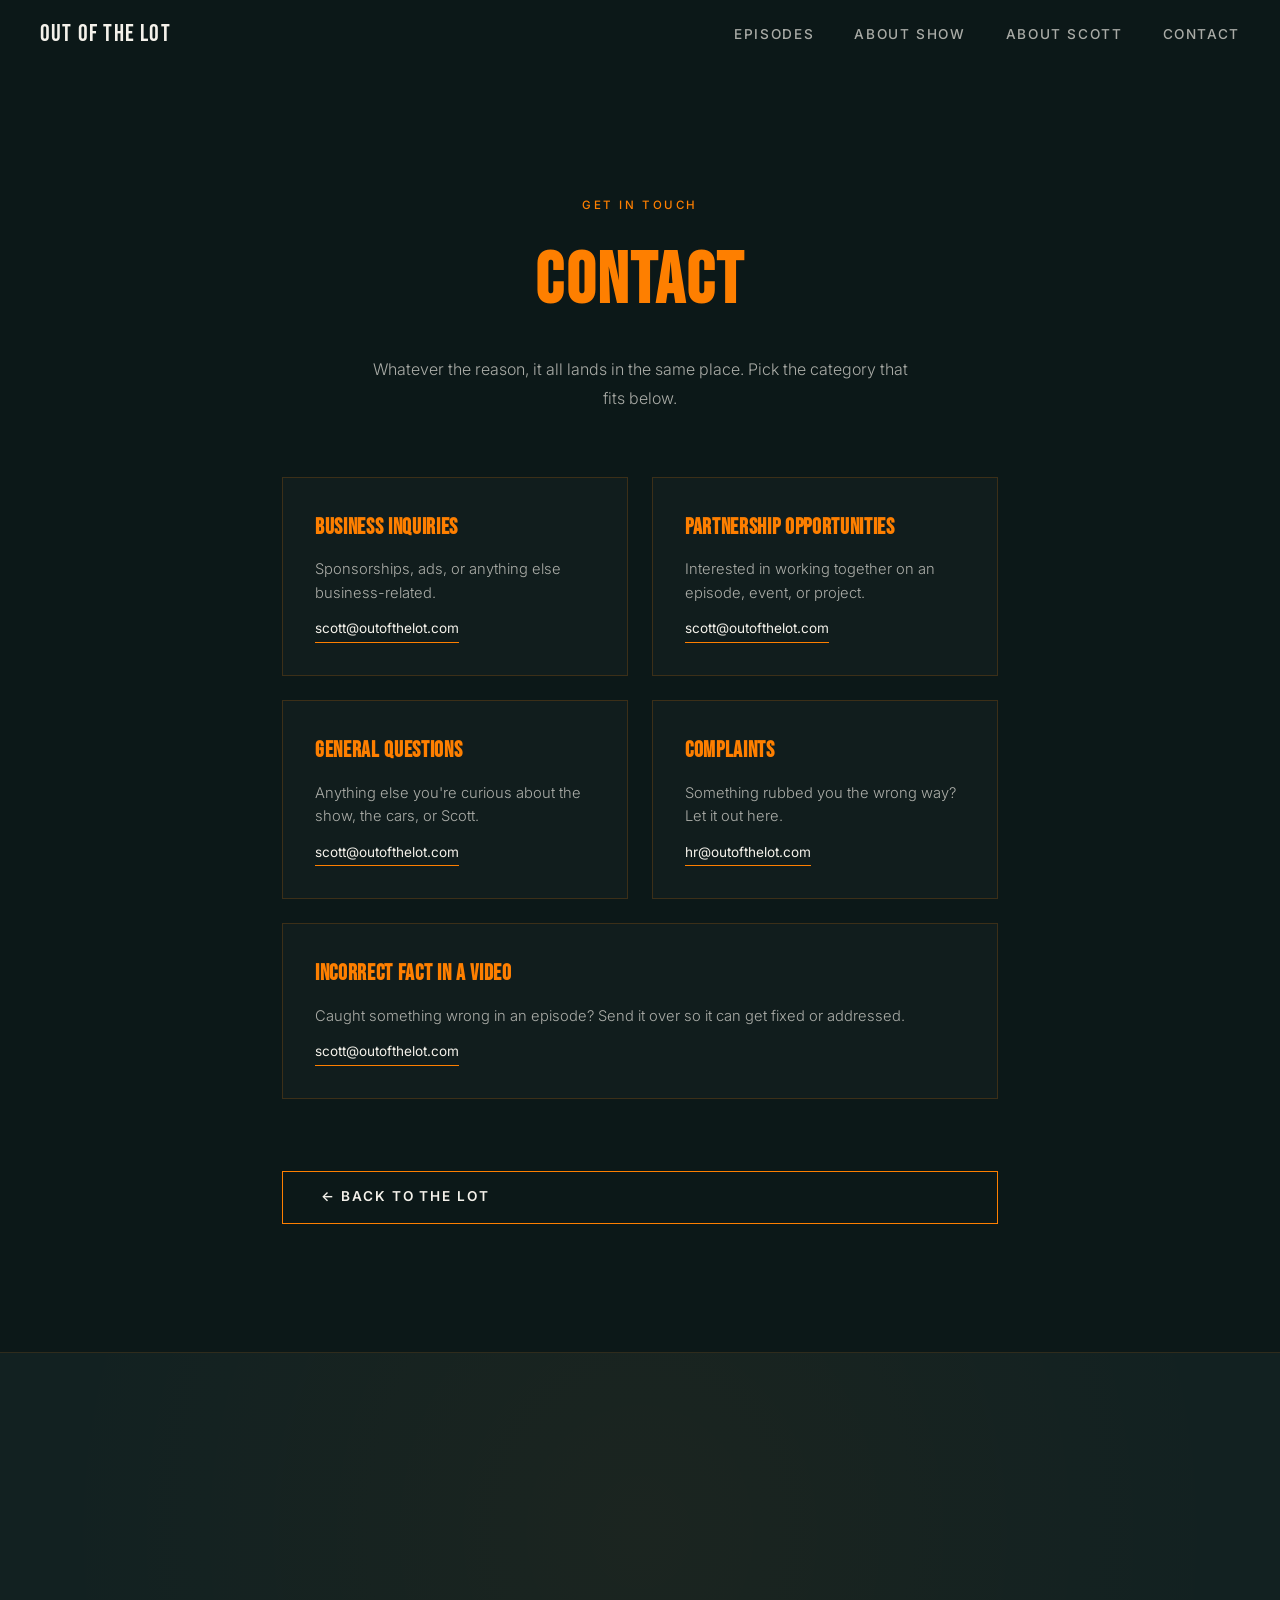
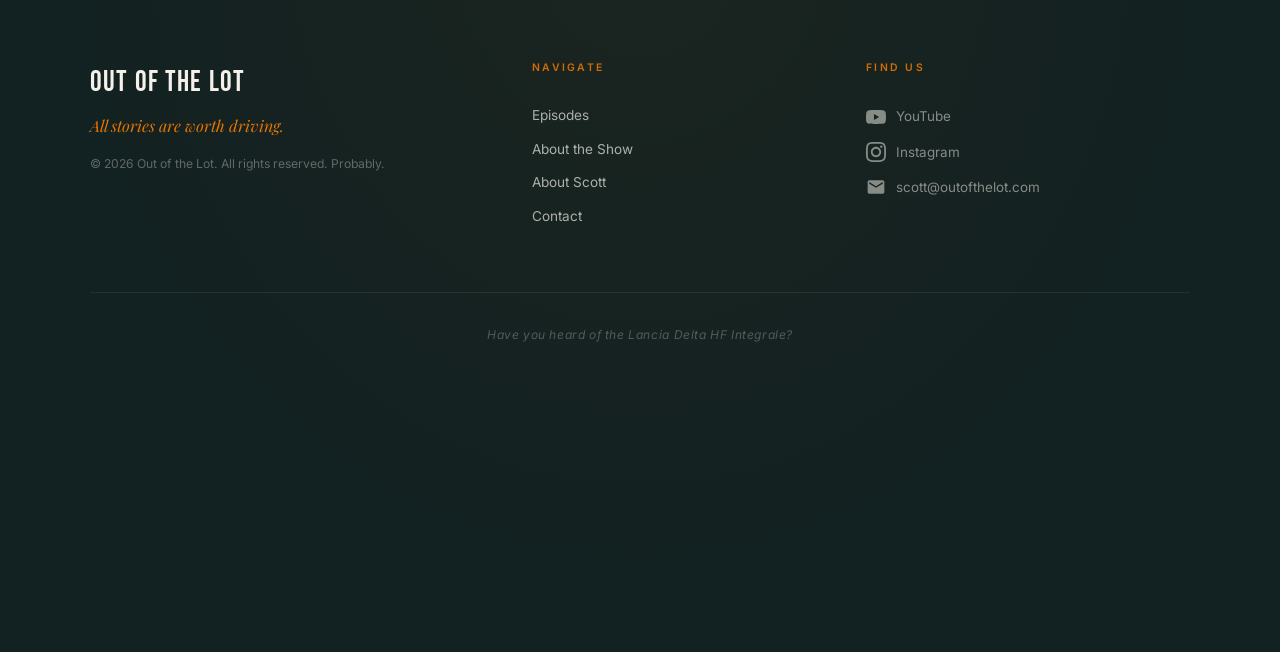
<file: contact.html>
<!DOCTYPE html>
<html lang="en">
<head>
  <meta charset="UTF-8" />
  <meta name="viewport" content="width=device-width, initial-scale=1.0" />
  <title>Contact — Out of the Lot</title>
  <meta name="description" content="Get in touch with Out of the Lot." />
  <link rel="preconnect" href="https://fonts.googleapis.com" />
  <link rel="preconnect" href="https://fonts.gstatic.com" crossorigin />
  <link href="https://fonts.googleapis.com/css2?family=Bebas+Neue&family=Inter:wght@300;400;500;600&family=Playfair+Display:ital,wght@0,700;1,400&display=swap" rel="stylesheet" />
  <link rel="icon" type="image/png" href="assets/favicon-32.png" sizes="32x32" />
  <link rel="icon" type="image/png" href="assets/favicon-192.png" sizes="192x192" />
  <link rel="icon" type="image/png" href="assets/favicon-512.png" sizes="512x512" />
  <link rel="apple-touch-icon" href="assets/apple-touch-icon.png" />
  <link rel="shortcut icon" href="assets/favicon.ico" />
  <link rel="stylesheet" href="css/style.css" />
  <link rel="stylesheet" href="css/article.css" />
</head>
<body class="article-page">

  <!-- NAV -->
  <nav class="navbar scrolled" id="navbar">
    <div class="nav-left">
      <a href="index.html" class="nav-brand">Out of the Lot</a>
    </div>
    <ul class="nav-links">
      <li><a href="episodes.html">Episodes</a></li>
      <li><a href="about-show.html">About Show</a></li>
      <li><a href="about-scott.html">About Scott</a></li>
      <li><a href="contact.html">Contact</a></li>
    </ul>
    <button class="nav-toggle" aria-label="Toggle menu">&#9776;</button>
  </nav>

  <!-- CONTACT -->
  <main class="article-main">

    <div class="episodes-intro" style="padding-top:8rem;">
      <p class="section-eyebrow">Get in Touch</p>
      <h1>Contact</h1>
      <p style="color:var(--cream-dim); font-weight:300; max-width:560px; margin:0 auto; line-height:1.8;">
        Whatever the reason, it all lands in the same place. Pick the category that fits below.
      </p>
    </div>

    <article class="article-body" style="padding-top:1rem;">

      <div class="contact-grid">

        <div class="contact-card">
          <h3>Business Inquiries</h3>
          <p>Sponsorships, ads, or anything else business-related.</p>
          <a href="mailto:scott@outofthelot.com">scott@outofthelot.com</a>
        </div>

        <div class="contact-card">
          <h3>Partnership Opportunities</h3>
          <p>Interested in working together on an episode, event, or project.</p>
          <a href="mailto:scott@outofthelot.com">scott@outofthelot.com</a>
        </div>

        <div class="contact-card">
          <h3>General Questions</h3>
          <p>Anything else you're curious about the show, the cars, or Scott.</p>
          <a href="mailto:scott@outofthelot.com">scott@outofthelot.com</a>
        </div>

        <div class="contact-card">
          <h3>Complaints</h3>
          <p>Something rubbed you the wrong way? Let it out here.</p>
          <a href="mailto:hr@outofthelot.com">hr@outofthelot.com</a>
        </div>

        <div class="contact-card" style="grid-column: 1 / -1;">
          <h3>Incorrect Fact in a Video</h3>
          <p>Caught something wrong in an episode? Send it over so it can get fixed or addressed.</p>
          <a href="mailto:scott@outofthelot.com">scott@outofthelot.com</a>
        </div>

      </div>

      <a href="index.html" class="cta-btn" style="margin-top:3rem; display:inline-block;">
        &#8592; Back to the Lot
      </a>

    </article>
  </main>

  <!-- FOOTER -->
  <footer class="footer-section" id="site-footer">
    <div class="footer-content">

      <div class="footer-top">
        <div class="footer-brand">
          <div class="footer-brand-row">
            <span class="footer-logo">Out of the Lot</span>
          </div>
          <p class="footer-slogan">All stories are worth driving.</p>
          <p class="footer-copy">&copy; <span id="footerYear"></span> Out of the Lot. All rights reserved. Probably.</p>
        </div>

        <nav class="footer-nav">
          <p class="footer-nav-label">Navigate</p>
          <a href="episodes.html">Episodes</a>
          <a href="about-show.html">About the Show</a>
          <a href="about-scott.html">About Scott</a>
          <a href="contact.html">Contact</a>
        </nav>

        <div class="footer-social">
          <p class="footer-nav-label">Find Us</p>
          <a href="https://www.youtube.com/@OutoftheLotMedia" target="_blank" rel="noopener noreferrer" class="social-link">
            <svg viewBox="0 0 24 24" fill="currentColor" width="20" height="20"><path d="M23.498 6.186a3.016 3.016 0 0 0-2.122-2.136C19.505 3.545 12 3.545 12 3.545s-7.505 0-9.377.505A3.017 3.017 0 0 0 .502 6.186C0 8.07 0 12 0 12s0 3.93.502 5.814a3.016 3.016 0 0 0 2.122 2.136c1.871.505 9.376.505 9.376.505s7.505 0 9.377-.505a3.015 3.015 0 0 0 2.122-2.136C24 15.93 24 12 24 12s0-3.93-.502-5.814zM9.545 15.568V8.432L15.818 12l-6.273 3.568z"/></svg>
            YouTube
          </a>
          <a href="https://www.instagram.com/outofthelotmedia/" target="_blank" rel="noopener noreferrer" class="social-link">
            <svg viewBox="0 0 24 24" fill="currentColor" width="20" height="20"><path d="M12 2.163c3.204 0 3.584.012 4.85.07 3.252.148 4.771 1.691 4.919 4.919.058 1.265.069 1.645.069 4.849 0 3.205-.012 3.584-.069 4.849-.149 3.225-1.664 4.771-4.919 4.919-1.266.058-1.644.07-4.85.07-3.204 0-3.584-.012-4.849-.07-3.26-.149-4.771-1.699-4.919-4.92-.058-1.265-.07-1.644-.07-4.849 0-3.204.013-3.583.07-4.849.149-3.227 1.664-4.771 4.919-4.919 1.266-.057 1.645-.069 4.849-.069zm0-2.163c-3.259 0-3.667.014-4.947.072-4.358.2-6.78 2.618-6.98 6.98-.059 1.281-.073 1.689-.073 4.948 0 3.259.014 3.668.072 4.948.2 4.358 2.618 6.78 6.98 6.98 1.281.058 1.689.072 4.948.072 3.259 0 3.668-.014 4.948-.072 4.354-.2 6.782-2.618 6.979-6.98.059-1.28.073-1.689.073-4.948 0-3.259-.014-3.667-.072-4.947-.196-4.354-2.617-6.78-6.979-6.98-1.281-.059-1.69-.073-4.949-.073zm0 5.838c-3.403 0-6.162 2.759-6.162 6.162s2.759 6.163 6.162 6.163 6.162-2.759 6.162-6.163c0-3.403-2.759-6.162-6.162-6.162zm0 10.162c-2.209 0-4-1.79-4-4 0-2.209 1.791-4 4-4s4 1.791 4 4c0 2.21-1.791 4-4 4zm6.406-11.845c-.796 0-1.441.645-1.441 1.44s.645 1.44 1.441 1.44c.795 0 1.439-.645 1.439-1.44s-.644-1.44-1.439-1.44z"/></svg>
            Instagram
          </a>
          <a href="mailto:scott@outofthelot.com" class="social-link">
            <svg viewBox="0 0 24 24" fill="currentColor" width="20" height="20"><path d="M20 4H4c-1.1 0-2 .9-2 2v12c0 1.1.9 2 2 2h16c1.1 0 2-.9 2-2V6c0-1.1-.9-2-2-2zm0 4-8 5-8-5V6l8 5 8-5v2z"/></svg>
            scott@outofthelot.com
          </a>
        </div>
      </div>

      <div class="footer-bottom">
        <p>Have you heard of the <a href="lancia.html" class="secret-link">Lancia</a> Delta HF Integrale?</p>
      </div>

    </div>
  </footer>

  <script src="js/main.js"></script>
</body>
</html>
</file>
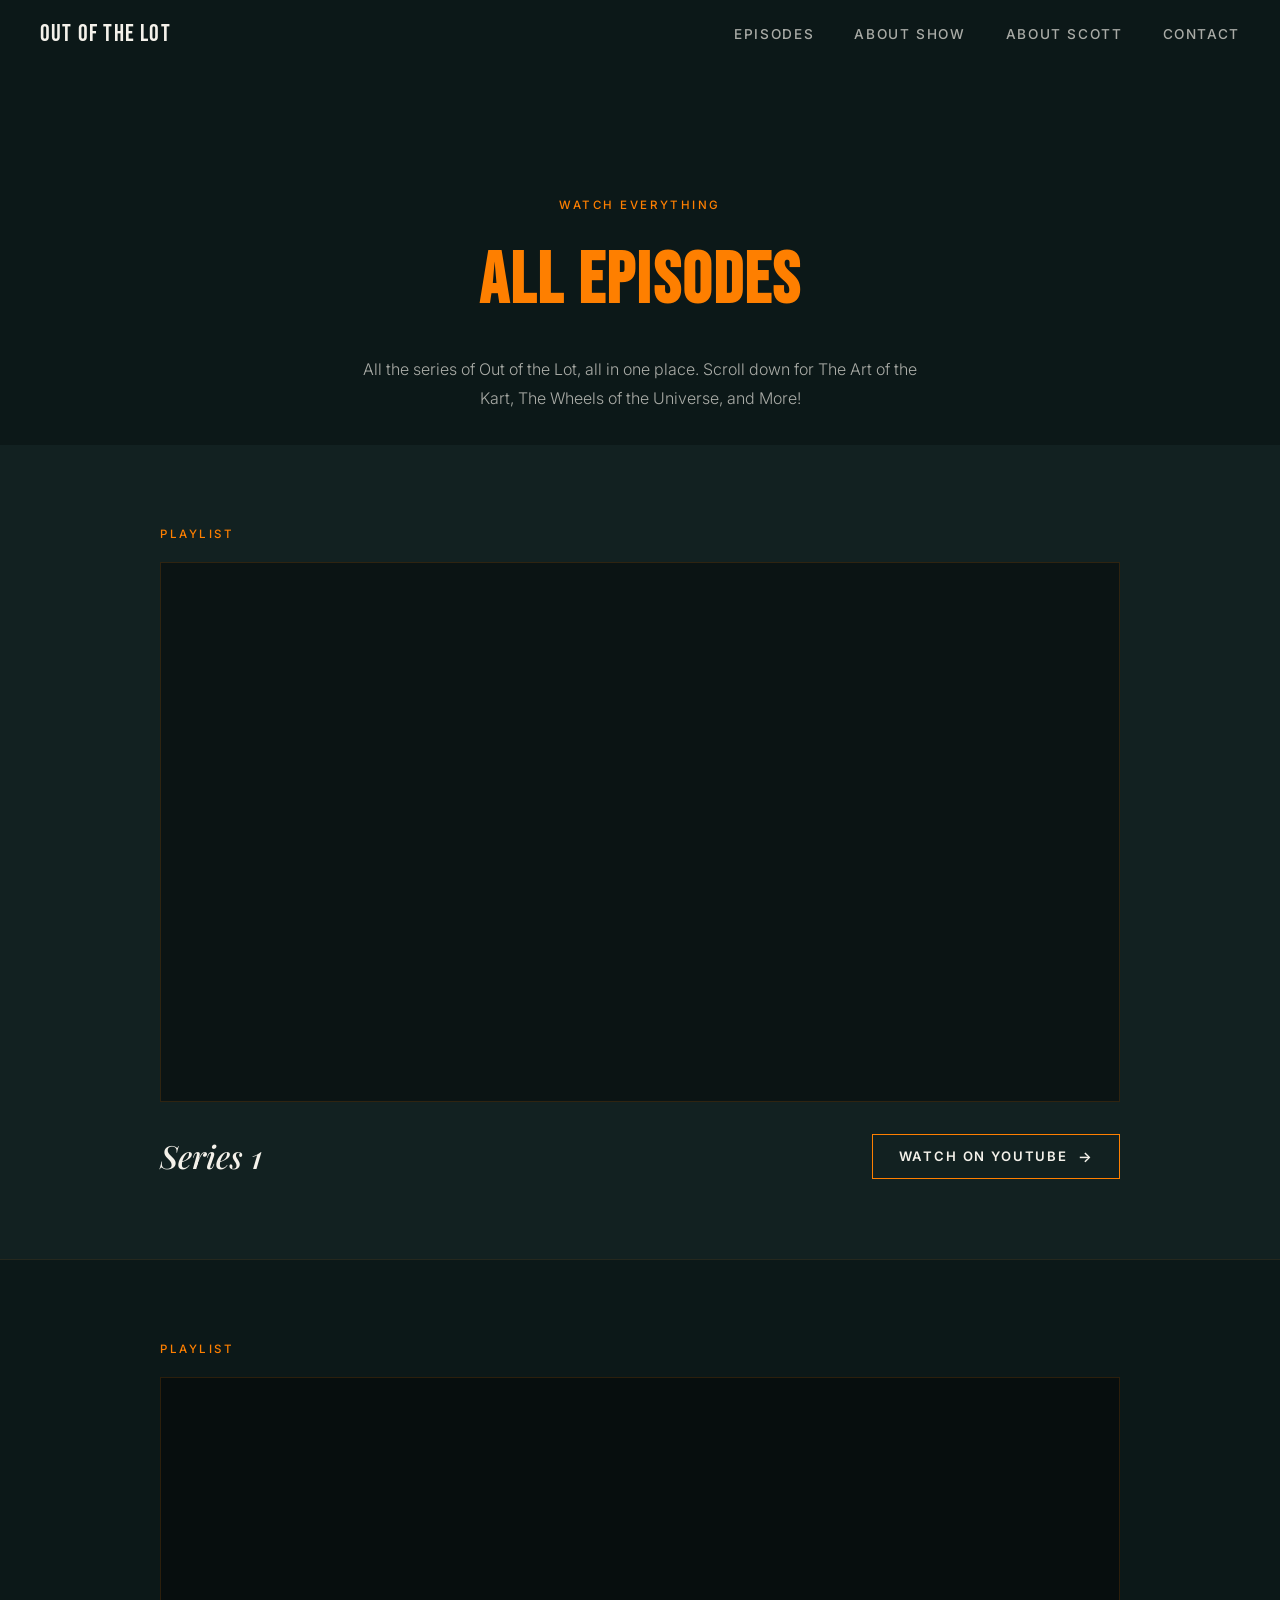
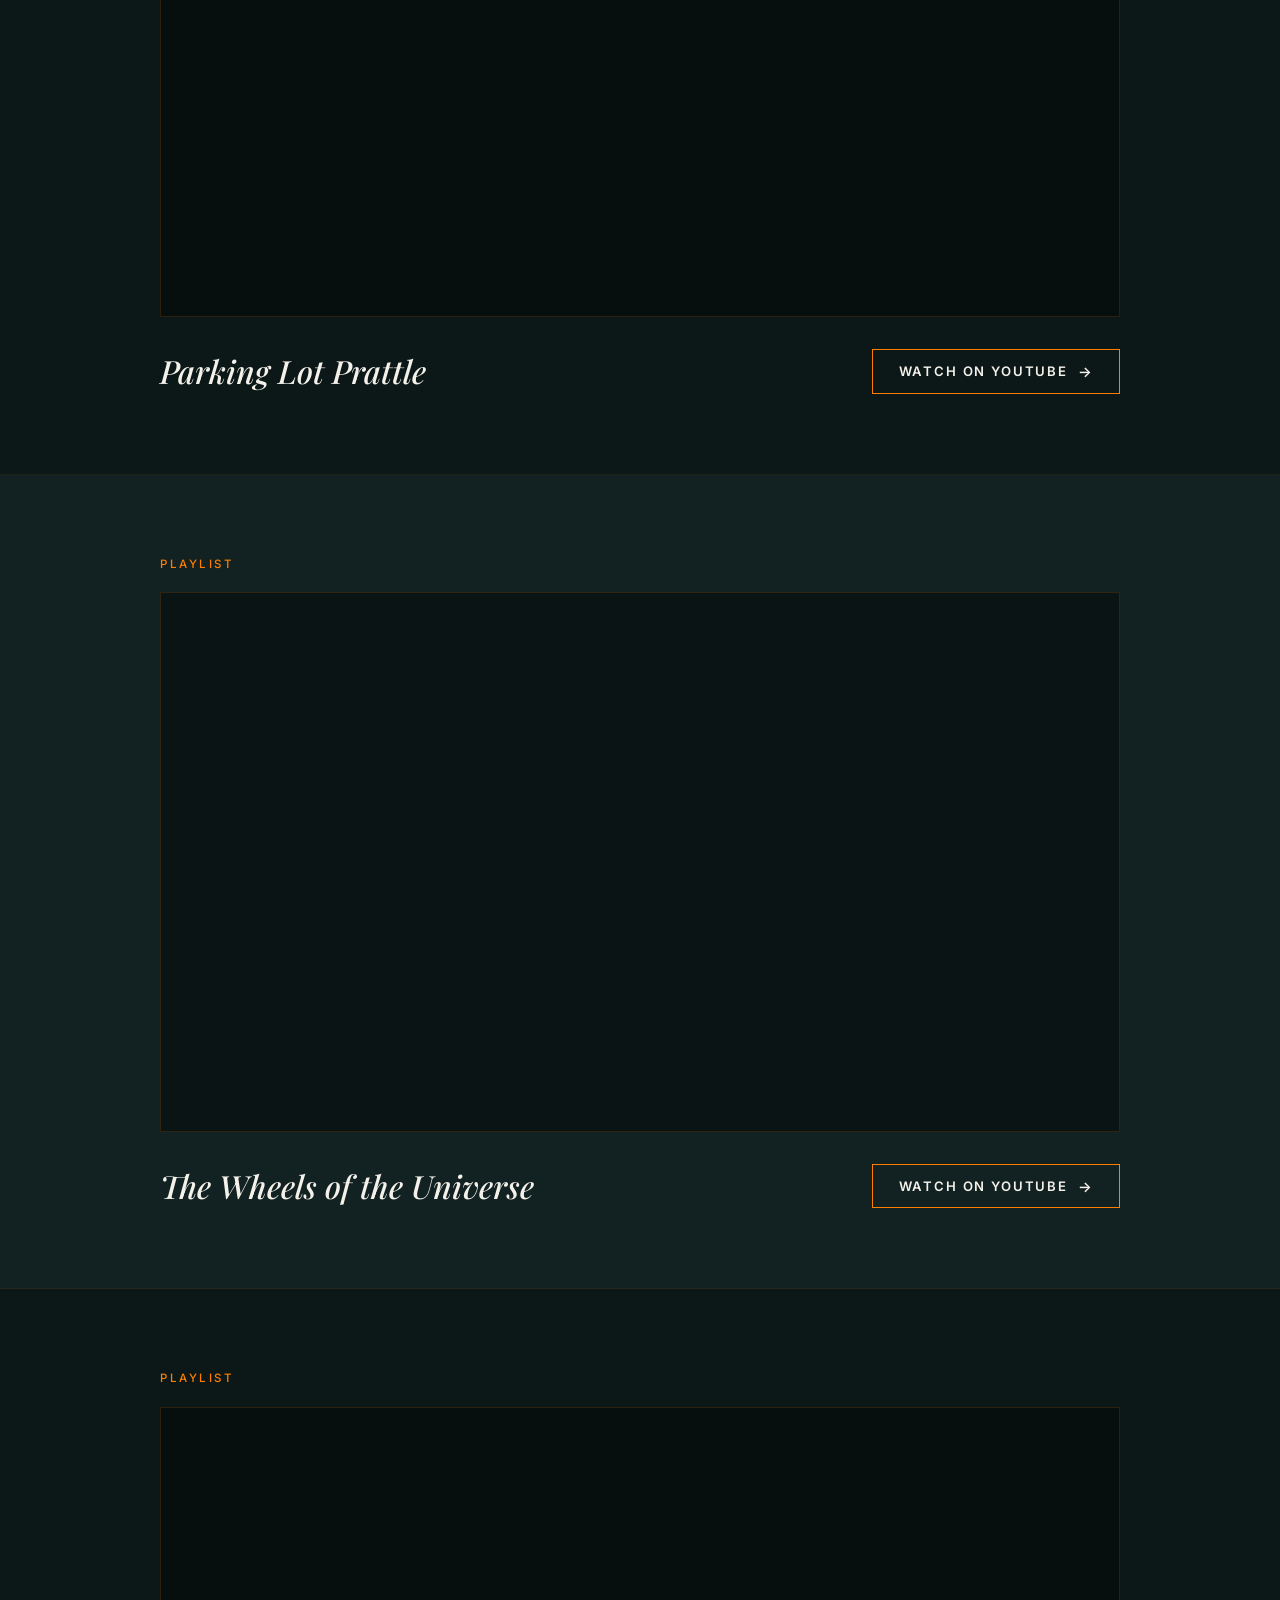
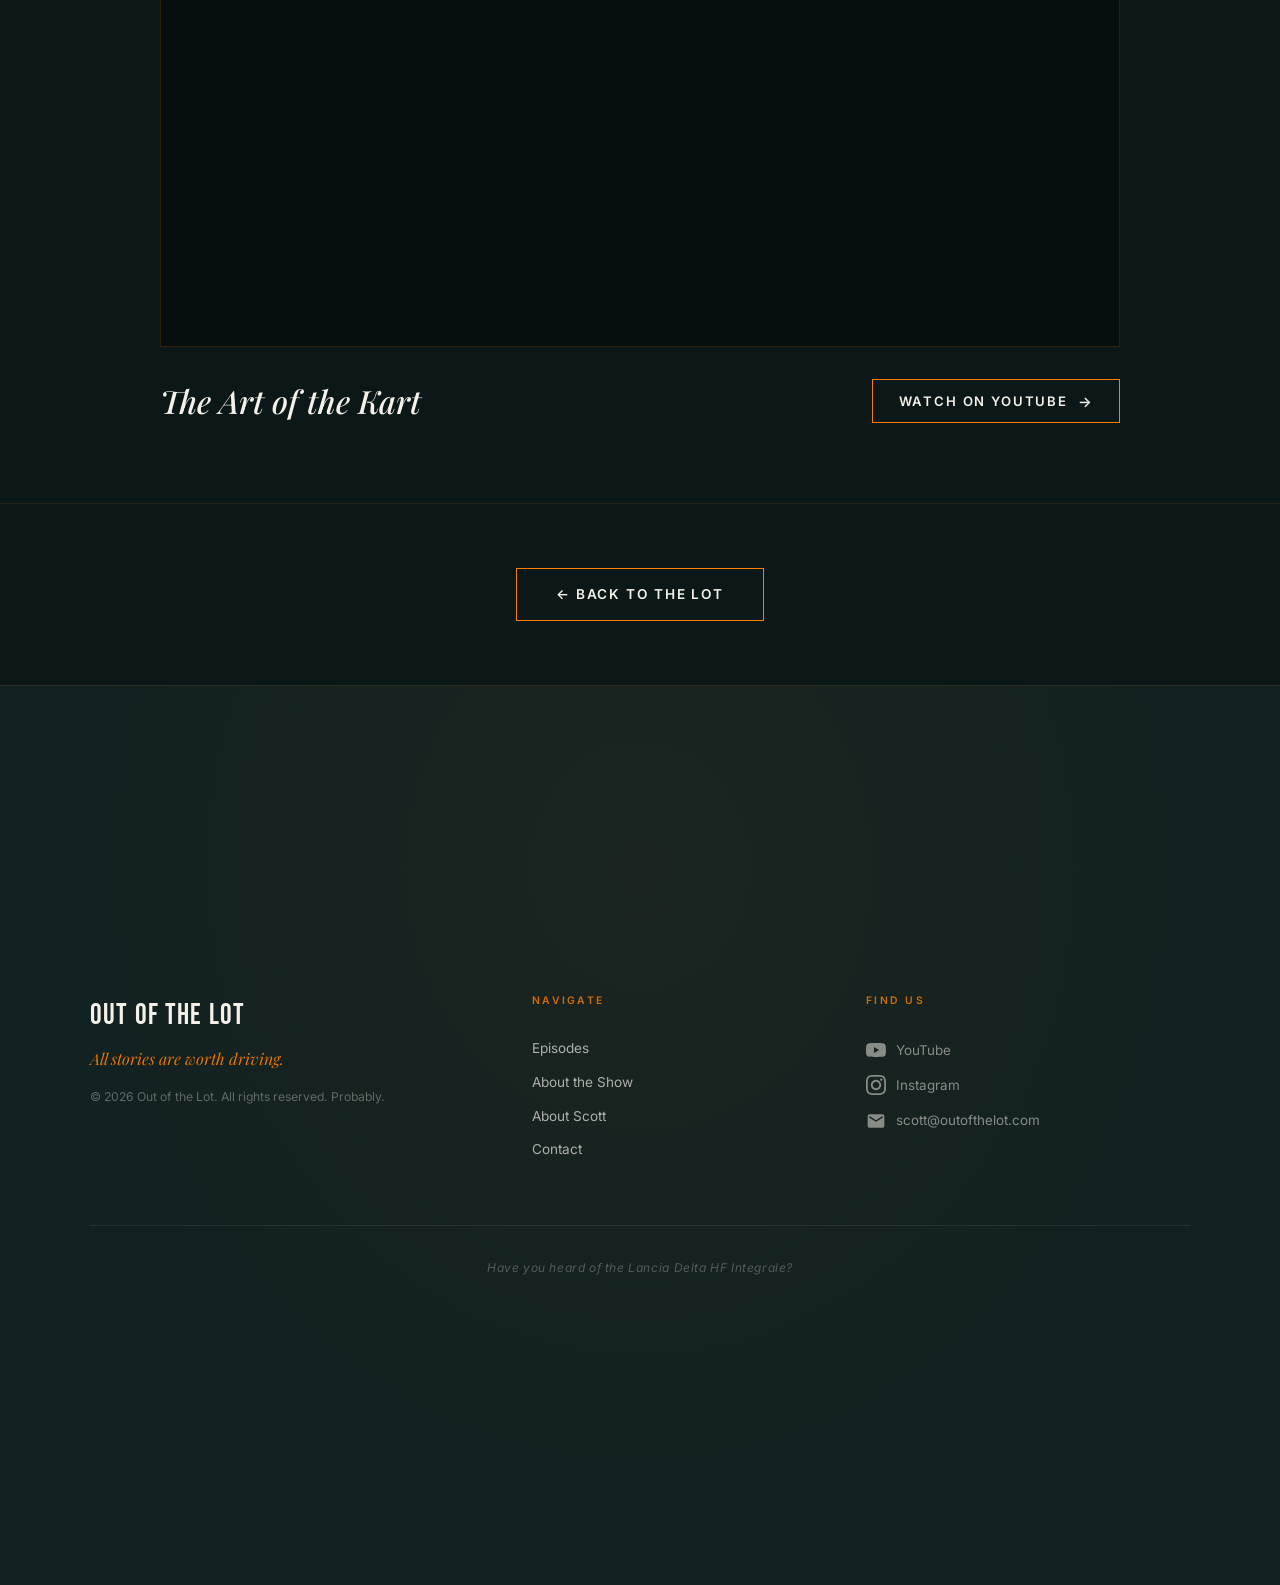
<file: episodes.html>
<!DOCTYPE html>
<html lang="en">
<head>
  <meta charset="UTF-8" />
  <meta name="viewport" content="width=device-width, initial-scale=1.0" />
  <title>Episodes — Out of the Lot</title>
  <meta name="description" content="Watch every Out of the Lot playlist: Series 1, Parking Lot Prattle, The Wheels of the Universe, and The Art of the Kart." />
  <link rel="preconnect" href="https://fonts.googleapis.com" />
  <link rel="preconnect" href="https://fonts.gstatic.com" crossorigin />
  <link href="https://fonts.googleapis.com/css2?family=Bebas+Neue&family=Inter:wght@300;400;500;600&family=Playfair+Display:ital,wght@0,700;1,400&display=swap" rel="stylesheet" />
  <link rel="icon" type="image/png" href="assets/favicon-32.png" sizes="32x32" />
  <link rel="icon" type="image/png" href="assets/favicon-192.png" sizes="192x192" />
  <link rel="icon" type="image/png" href="assets/favicon-512.png" sizes="512x512" />
  <link rel="apple-touch-icon" href="assets/apple-touch-icon.png" />
  <link rel="shortcut icon" href="assets/favicon.ico" />
  <link rel="stylesheet" href="css/style.css" />
  <link rel="stylesheet" href="css/article.css" />
</head>
<body class="article-page">

  <!-- NAV -->
  <nav class="navbar scrolled" id="navbar">
    <div class="nav-left">
      <a href="index.html" class="nav-brand">Out of the Lot</a>
    </div>
    <ul class="nav-links">
      <li><a href="episodes.html">Episodes</a></li>
      <li><a href="about-show.html">About Show</a></li>
      <li><a href="about-scott.html">About Scott</a></li>
      <li><a href="contact.html">Contact</a></li>
    </ul>
    <button class="nav-toggle" aria-label="Toggle menu">&#9776;</button>
  </nav>

  <!-- EPISODES -->
  <main class="article-main">

    <div class="episodes-intro">
      <p class="section-eyebrow">Watch Everything</p>
      <h1>All Episodes</h1>
      <p style="color:var(--cream-dim); font-weight:300; max-width:560px; margin:0 auto; line-height:1.8;">
        All the series of Out of the Lot, all in one place. Scroll down for The Art of the Kart, The Wheels of the Universe, and More!
      </p>
    </div>

    <!-- SERIES 1 -->
    <section class="playlist-section" id="series-1">
      <div class="playlist-inner">
        <p class="section-eyebrow">Playlist</p>
        <div class="playlist-embed-wrap">
          <iframe
            src="https://www.youtube.com/embed/videoseries?list=PLa6M3Soq_gPqJYEgTfZ-3fKom5zhLGFqd"
            title="Series 1 — Out of the Lot"
            allow="accelerometer; autoplay; clipboard-write; encrypted-media; gyroscope; picture-in-picture"
            allowfullscreen loading="lazy"
          ></iframe>
        </div>
        <div class="playlist-bottom">
          <h2 class="playlist-title">Series 1</h2>
          <a
            href="https://www.youtube.com/playlist?list=PLa6M3Soq_gPqJYEgTfZ-3fKom5zhLGFqd"
            target="_blank"
            rel="noopener noreferrer"
            class="ae-btn"
          >Watch on YouTube <span class="ae-arrow">&#8594;</span></a>
        </div>
      </div>
    </section>

    <!-- PARKING LOT PRATTLE -->
    <section class="playlist-section" id="parking-lot-prattle">
      <div class="playlist-inner">
        <p class="section-eyebrow">Playlist</p>
        <div class="playlist-embed-wrap">
          <iframe
            src="https://www.youtube.com/embed/videoseries?list=PLa6M3Soq_gPoyeUN9nsK4uSh0pGszGQsu"
            title="Parking Lot Prattle — Out of the Lot"
            allow="accelerometer; autoplay; clipboard-write; encrypted-media; gyroscope; picture-in-picture"
            allowfullscreen loading="lazy"
          ></iframe>
        </div>
        <div class="playlist-bottom">
          <h2 class="playlist-title">Parking Lot Prattle</h2>
          <a
            href="https://www.youtube.com/playlist?list=PLa6M3Soq_gPoyeUN9nsK4uSh0pGszGQsu"
            target="_blank"
            rel="noopener noreferrer"
            class="ae-btn"
          >Watch on YouTube <span class="ae-arrow">&#8594;</span></a>
        </div>
      </div>
    </section>

    <!-- THE WHEELS OF THE UNIVERSE -->
    <section class="playlist-section" id="wheels-of-the-universe">
      <div class="playlist-inner">
        <p class="section-eyebrow">Playlist</p>
        <div class="playlist-embed-wrap">
          <iframe
            src="https://www.youtube.com/embed/videoseries?list=PLOgKc9wUQ1jo"
            title="The Wheels of the Universe — Out of the Lot"
            allow="accelerometer; autoplay; clipboard-write; encrypted-media; gyroscope; picture-in-picture"
            allowfullscreen loading="lazy"
          ></iframe>
        </div>
        <div class="playlist-bottom">
          <h2 class="playlist-title">The Wheels of the Universe</h2>
          <a
            href="https://youtube.com/playlist?list=PLOgKc9wUQ1jo&si=MVloH_SZYkkv5xGn"
            target="_blank"
            rel="noopener noreferrer"
            class="ae-btn"
          >Watch on YouTube <span class="ae-arrow">&#8594;</span></a>
        </div>
      </div>
    </section>

    <!-- THE ART OF THE KART -->
    <section class="playlist-section" id="art-of-the-kart">
      <div class="playlist-inner">
        <p class="section-eyebrow">Playlist</p>
        <div class="playlist-embed-wrap">
          <iframe
            src="https://www.youtube.com/embed/videoseries?list=PLZKk86bhZ--8"
            title="The Art of the Kart — Out of the Lot"
            allow="accelerometer; autoplay; clipboard-write; encrypted-media; gyroscope; picture-in-picture"
            allowfullscreen loading="lazy"
          ></iframe>
        </div>
        <div class="playlist-bottom">
          <h2 class="playlist-title">The Art of the Kart</h2>
          <a
            href="https://youtube.com/playlist?list=PLZKk86bhZ--8&si=Er_8UtBmP9og_AtP"
            target="_blank"
            rel="noopener noreferrer"
            class="ae-btn"
          >Watch on YouTube <span class="ae-arrow">&#8594;</span></a>
        </div>
      </div>
    </section>

    <div style="text-align:center; padding: 4rem 6vw;">
      <a href="index.html" class="cta-btn" style="opacity:1; animation:none; display:inline-block;">
        &#8592; Back to the Lot
      </a>
    </div>

  </main>

  <!-- FOOTER -->
  <footer class="footer-section" id="site-footer">
    <div class="footer-content">

      <div class="footer-top">
        <div class="footer-brand">
          <div class="footer-brand-row">
            <span class="footer-logo">Out of the Lot</span>
          </div>
          <p class="footer-slogan">All stories are worth driving.</p>
          <p class="footer-copy">&copy; <span id="footerYear"></span> Out of the Lot. All rights reserved. Probably.</p>
        </div>

        <nav class="footer-nav">
          <p class="footer-nav-label">Navigate</p>
          <a href="episodes.html">Episodes</a>
          <a href="about-show.html">About the Show</a>
          <a href="about-scott.html">About Scott</a>
          <a href="contact.html">Contact</a>
        </nav>

        <div class="footer-social">
          <p class="footer-nav-label">Find Us</p>
          <a href="https://www.youtube.com/@OutoftheLotMedia" target="_blank" rel="noopener noreferrer" class="social-link">
            <svg viewBox="0 0 24 24" fill="currentColor" width="20" height="20"><path d="M23.498 6.186a3.016 3.016 0 0 0-2.122-2.136C19.505 3.545 12 3.545 12 3.545s-7.505 0-9.377.505A3.017 3.017 0 0 0 .502 6.186C0 8.07 0 12 0 12s0 3.93.502 5.814a3.016 3.016 0 0 0 2.122 2.136c1.871.505 9.376.505 9.376.505s7.505 0 9.377-.505a3.015 3.015 0 0 0 2.122-2.136C24 15.93 24 12 24 12s0-3.93-.502-5.814zM9.545 15.568V8.432L15.818 12l-6.273 3.568z"/></svg>
            YouTube
          </a>
          <a href="https://www.instagram.com/outofthelotmedia/" target="_blank" rel="noopener noreferrer" class="social-link">
            <svg viewBox="0 0 24 24" fill="currentColor" width="20" height="20"><path d="M12 2.163c3.204 0 3.584.012 4.85.07 3.252.148 4.771 1.691 4.919 4.919.058 1.265.069 1.645.069 4.849 0 3.205-.012 3.584-.069 4.849-.149 3.225-1.664 4.771-4.919 4.919-1.266.058-1.644.07-4.85.07-3.204 0-3.584-.012-4.849-.07-3.26-.149-4.771-1.699-4.919-4.92-.058-1.265-.07-1.644-.07-4.849 0-3.204.013-3.583.07-4.849.149-3.227 1.664-4.771 4.919-4.919 1.266-.057 1.645-.069 4.849-.069zm0-2.163c-3.259 0-3.667.014-4.947.072-4.358.2-6.78 2.618-6.98 6.98-.059 1.281-.073 1.689-.073 4.948 0 3.259.014 3.668.072 4.948.2 4.358 2.618 6.78 6.98 6.98 1.281.058 1.689.072 4.948.072 3.259 0 3.668-.014 4.948-.072 4.354-.2 6.782-2.618 6.979-6.98.059-1.28.073-1.689.073-4.948 0-3.259-.014-3.667-.072-4.947-.196-4.354-2.617-6.78-6.979-6.98-1.281-.059-1.69-.073-4.949-.073zm0 5.838c-3.403 0-6.162 2.759-6.162 6.162s2.759 6.163 6.162 6.163 6.162-2.759 6.162-6.163c0-3.403-2.759-6.162-6.162-6.162zm0 10.162c-2.209 0-4-1.79-4-4 0-2.209 1.791-4 4-4s4 1.791 4 4c0 2.21-1.791 4-4 4zm6.406-11.845c-.796 0-1.441.645-1.441 1.44s.645 1.44 1.441 1.44c.795 0 1.439-.645 1.439-1.44s-.644-1.44-1.439-1.44z"/></svg>
            Instagram
          </a>
          <a href="mailto:scott@outofthelot.com" class="social-link">
            <svg viewBox="0 0 24 24" fill="currentColor" width="20" height="20"><path d="M20 4H4c-1.1 0-2 .9-2 2v12c0 1.1.9 2 2 2h16c1.1 0 2-.9 2-2V6c0-1.1-.9-2-2-2zm0 4-8 5-8-5V6l8 5 8-5v2z"/></svg>
            scott@outofthelot.com
          </a>
        </div>
      </div>

      <div class="footer-bottom">
        <p>Have you heard of the <a href="lancia.html" class="secret-link">Lancia</a> Delta HF Integrale?</p>
      </div>

    </div>
  </footer>

  <script src="js/main.js"></script>
</body>
</html>
</file>
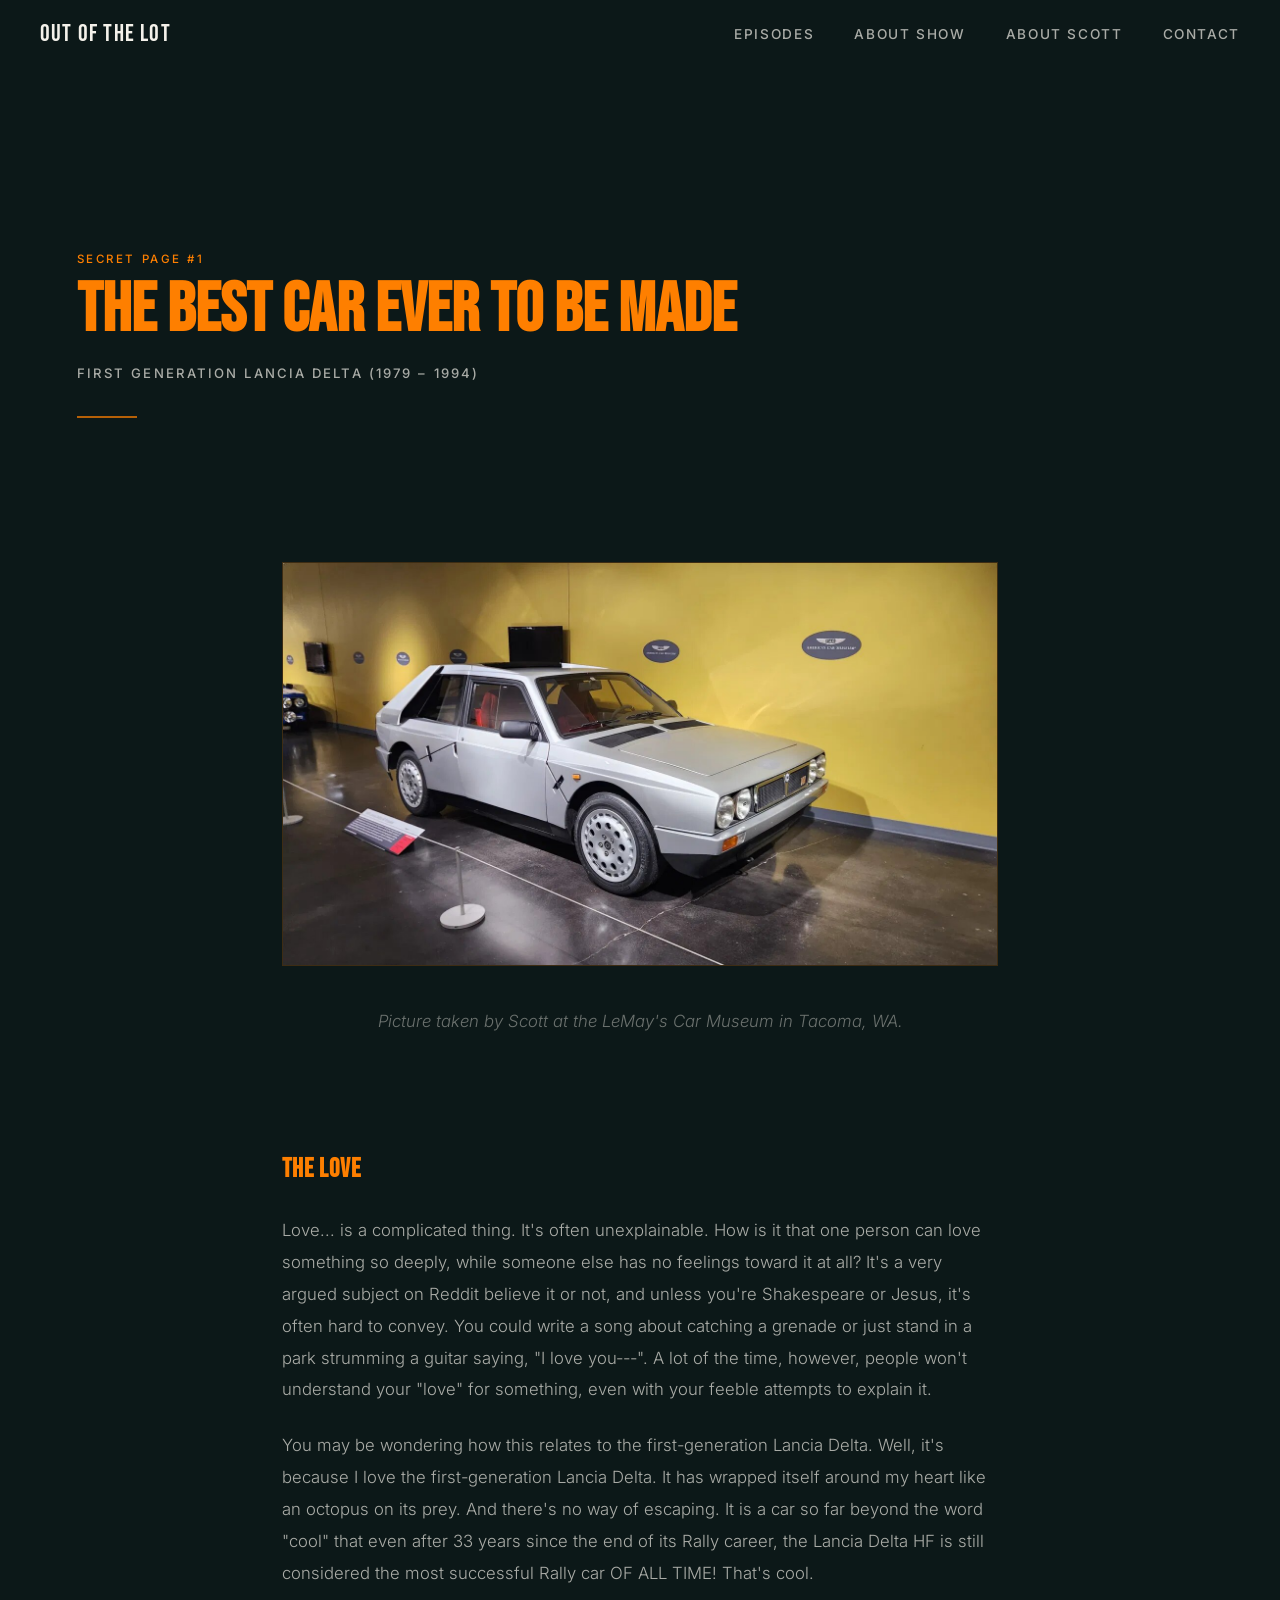
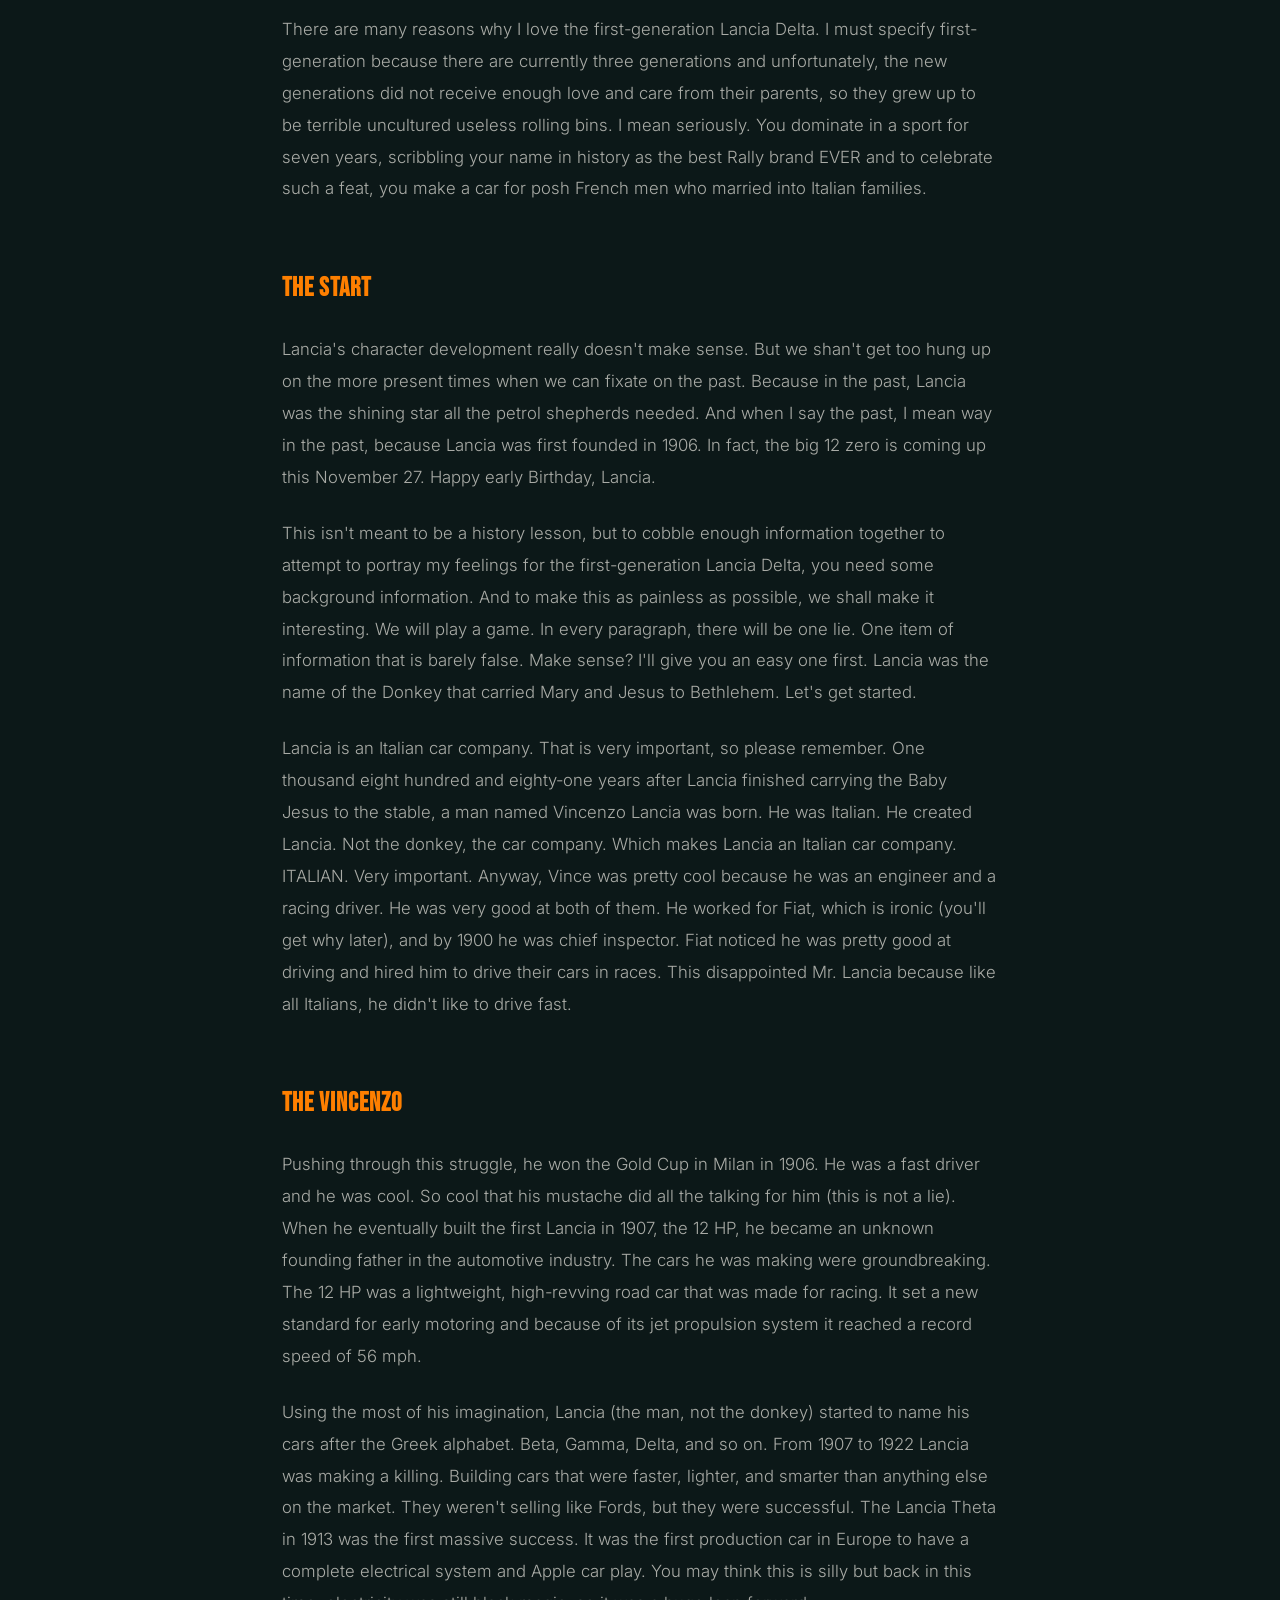
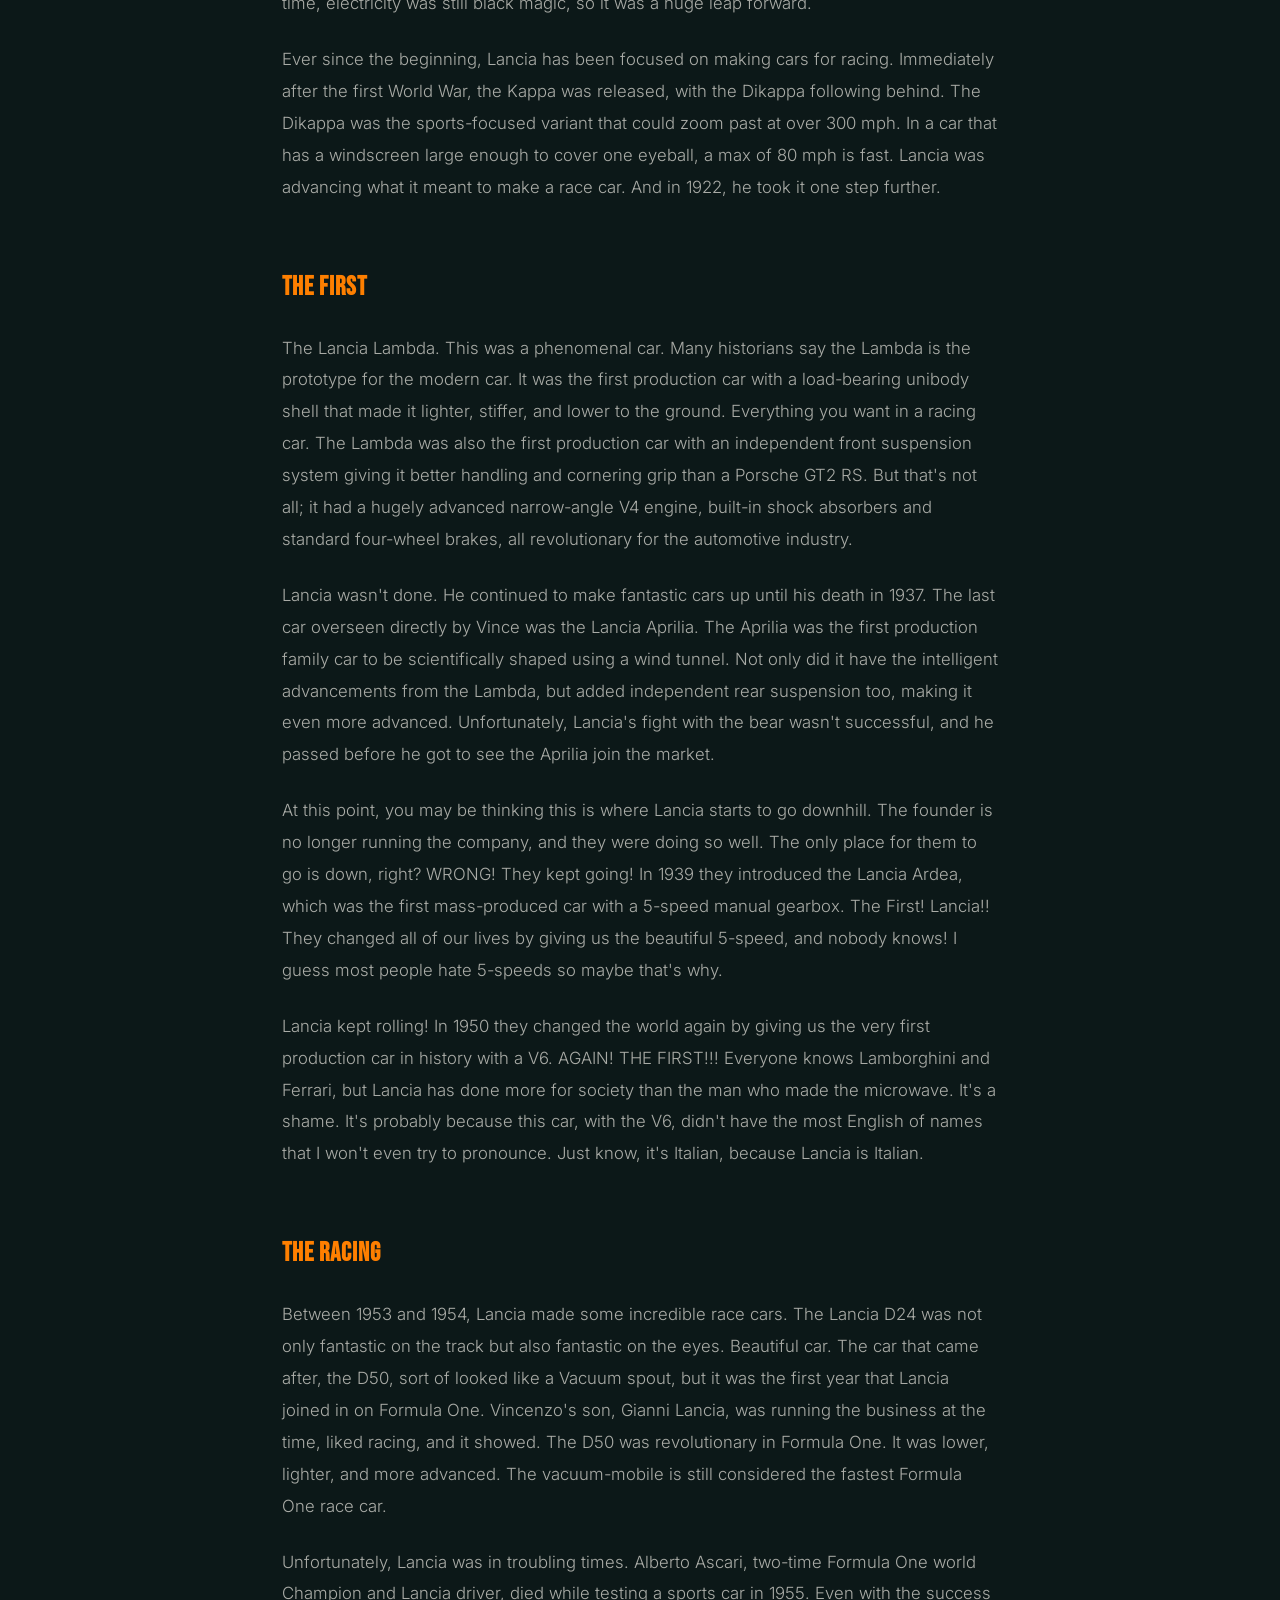
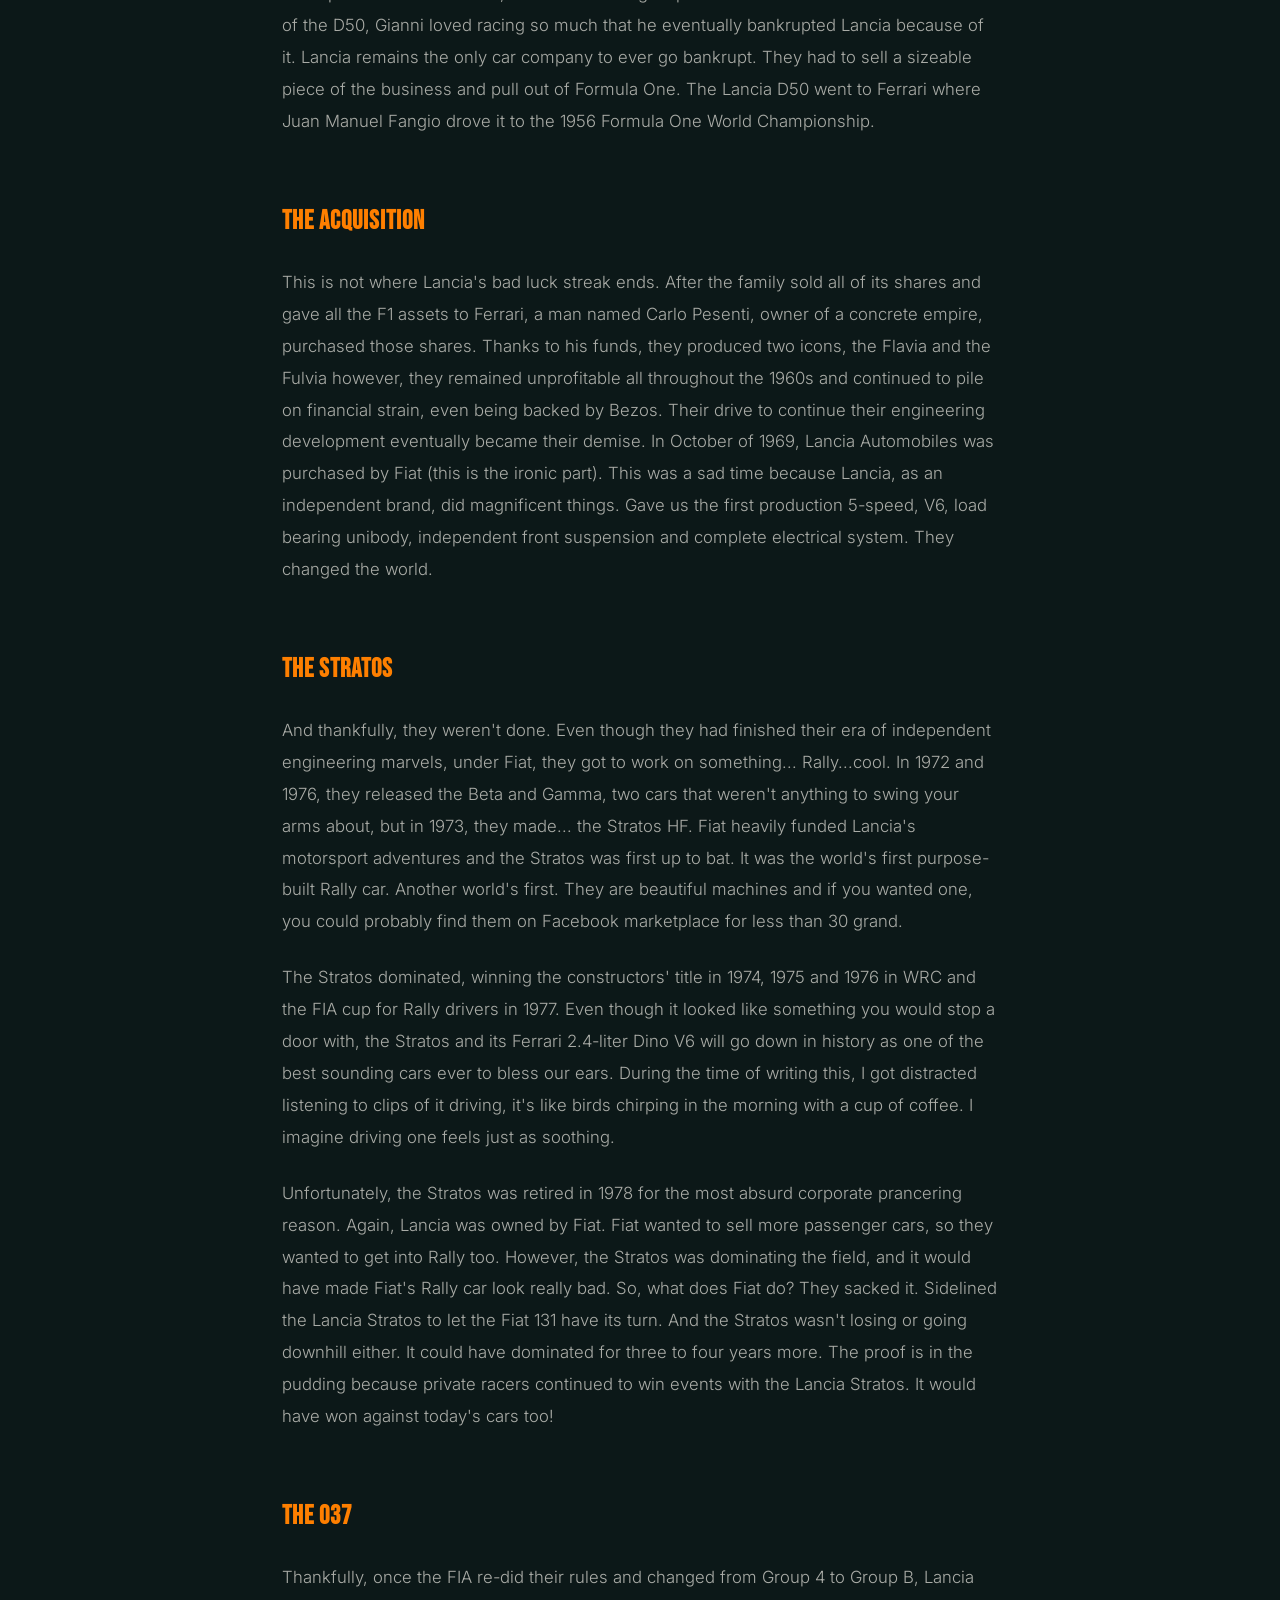
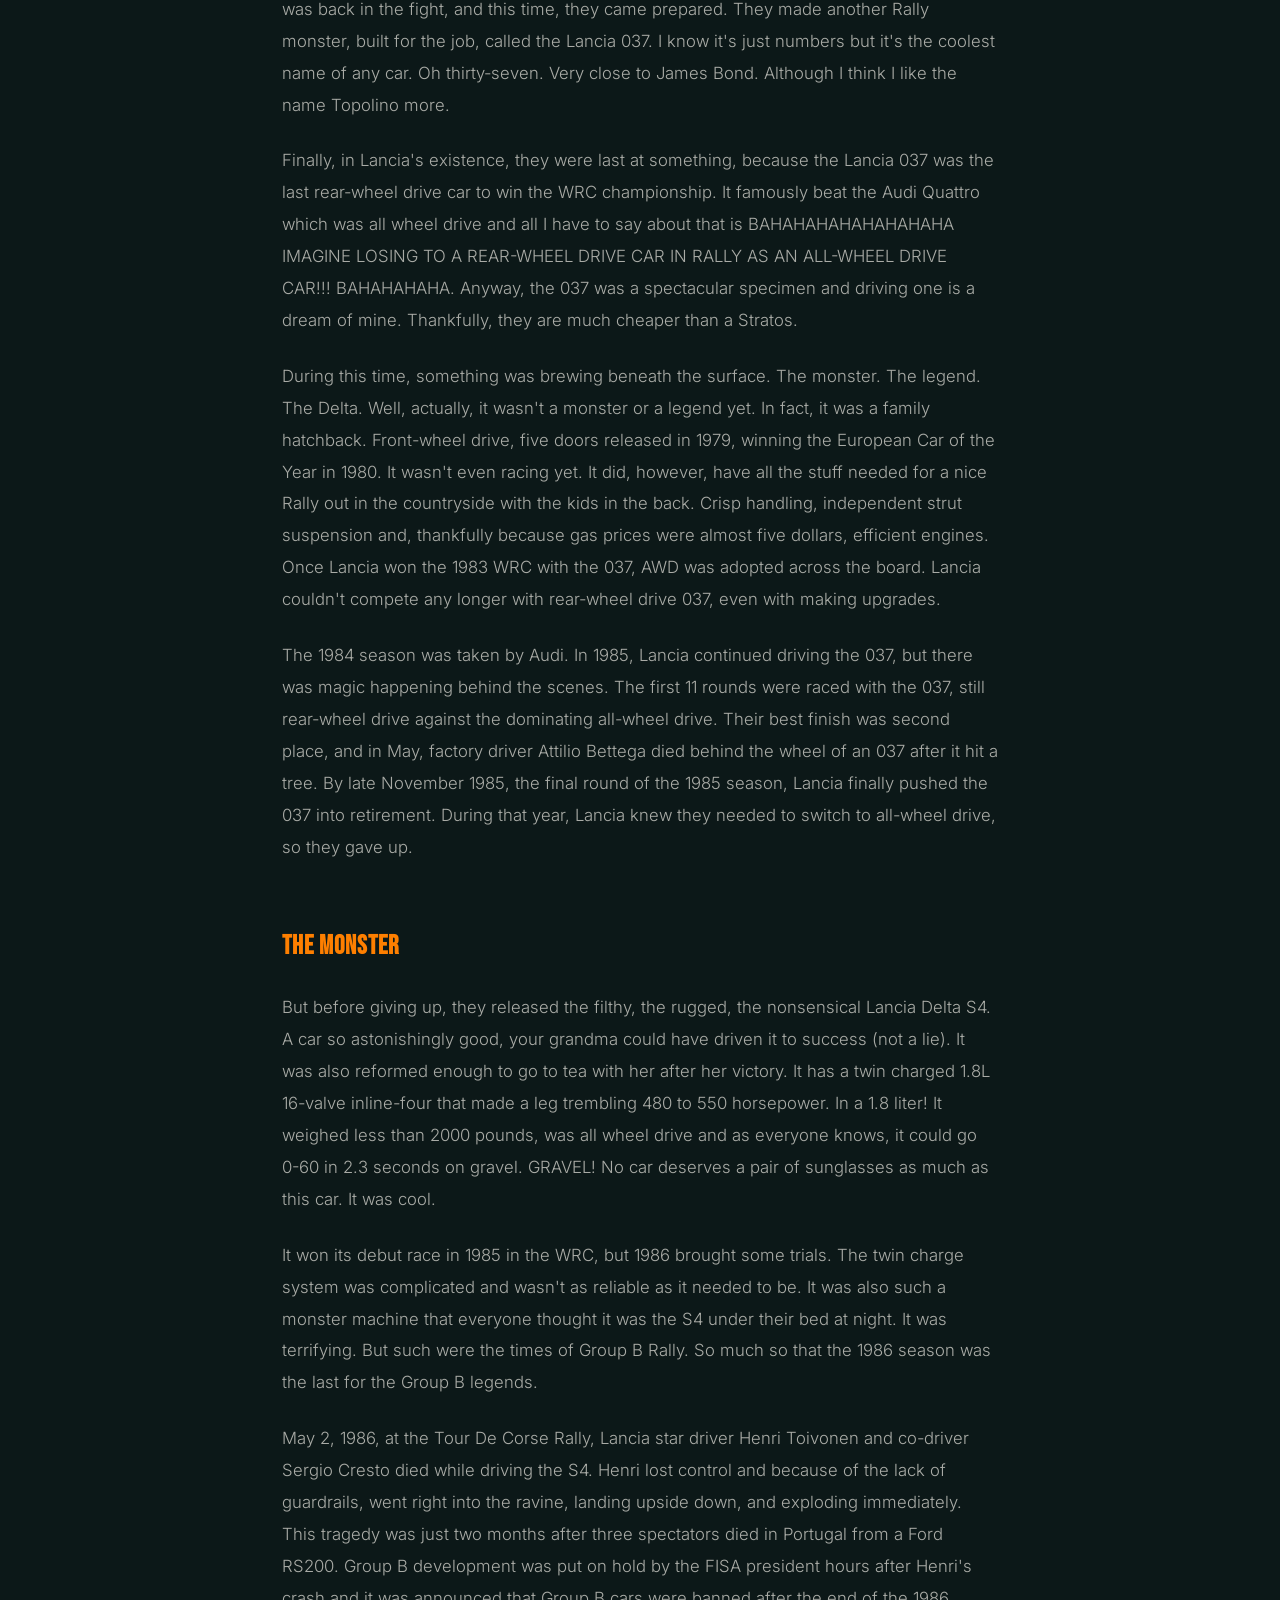
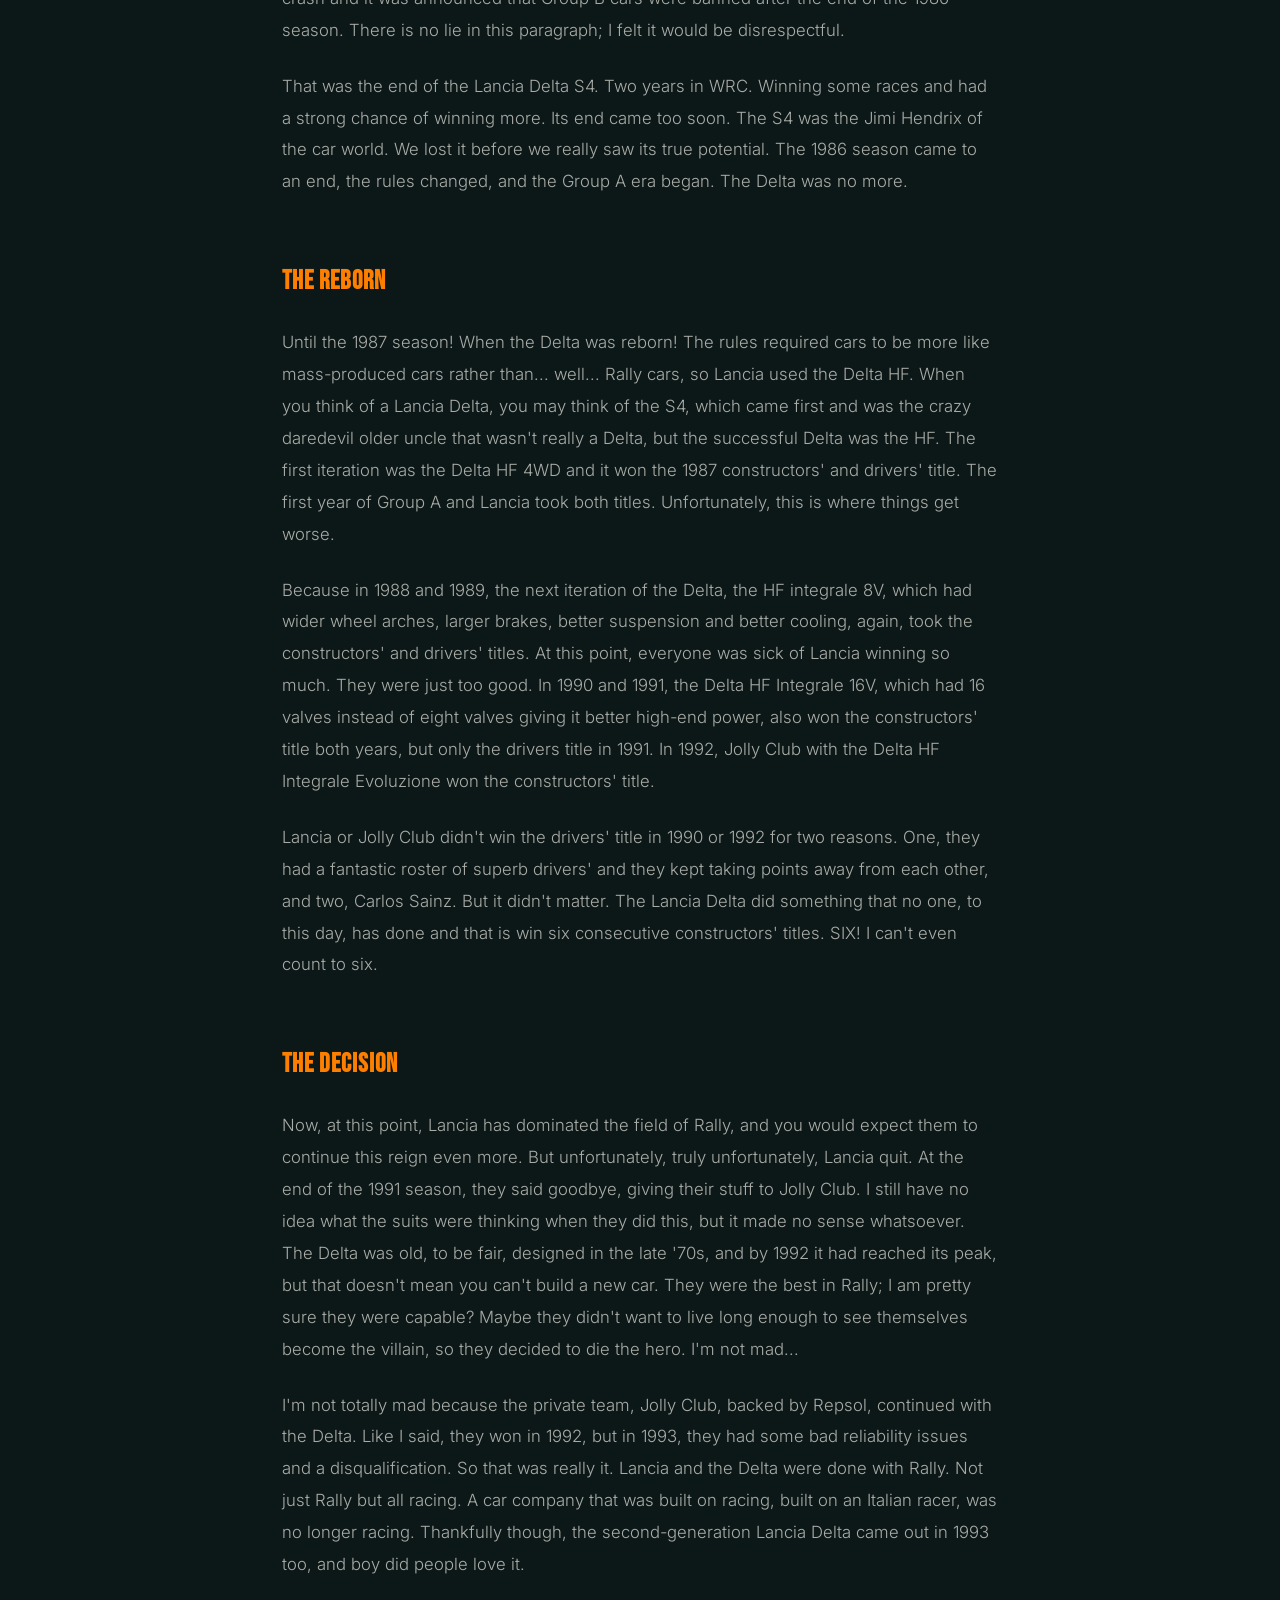
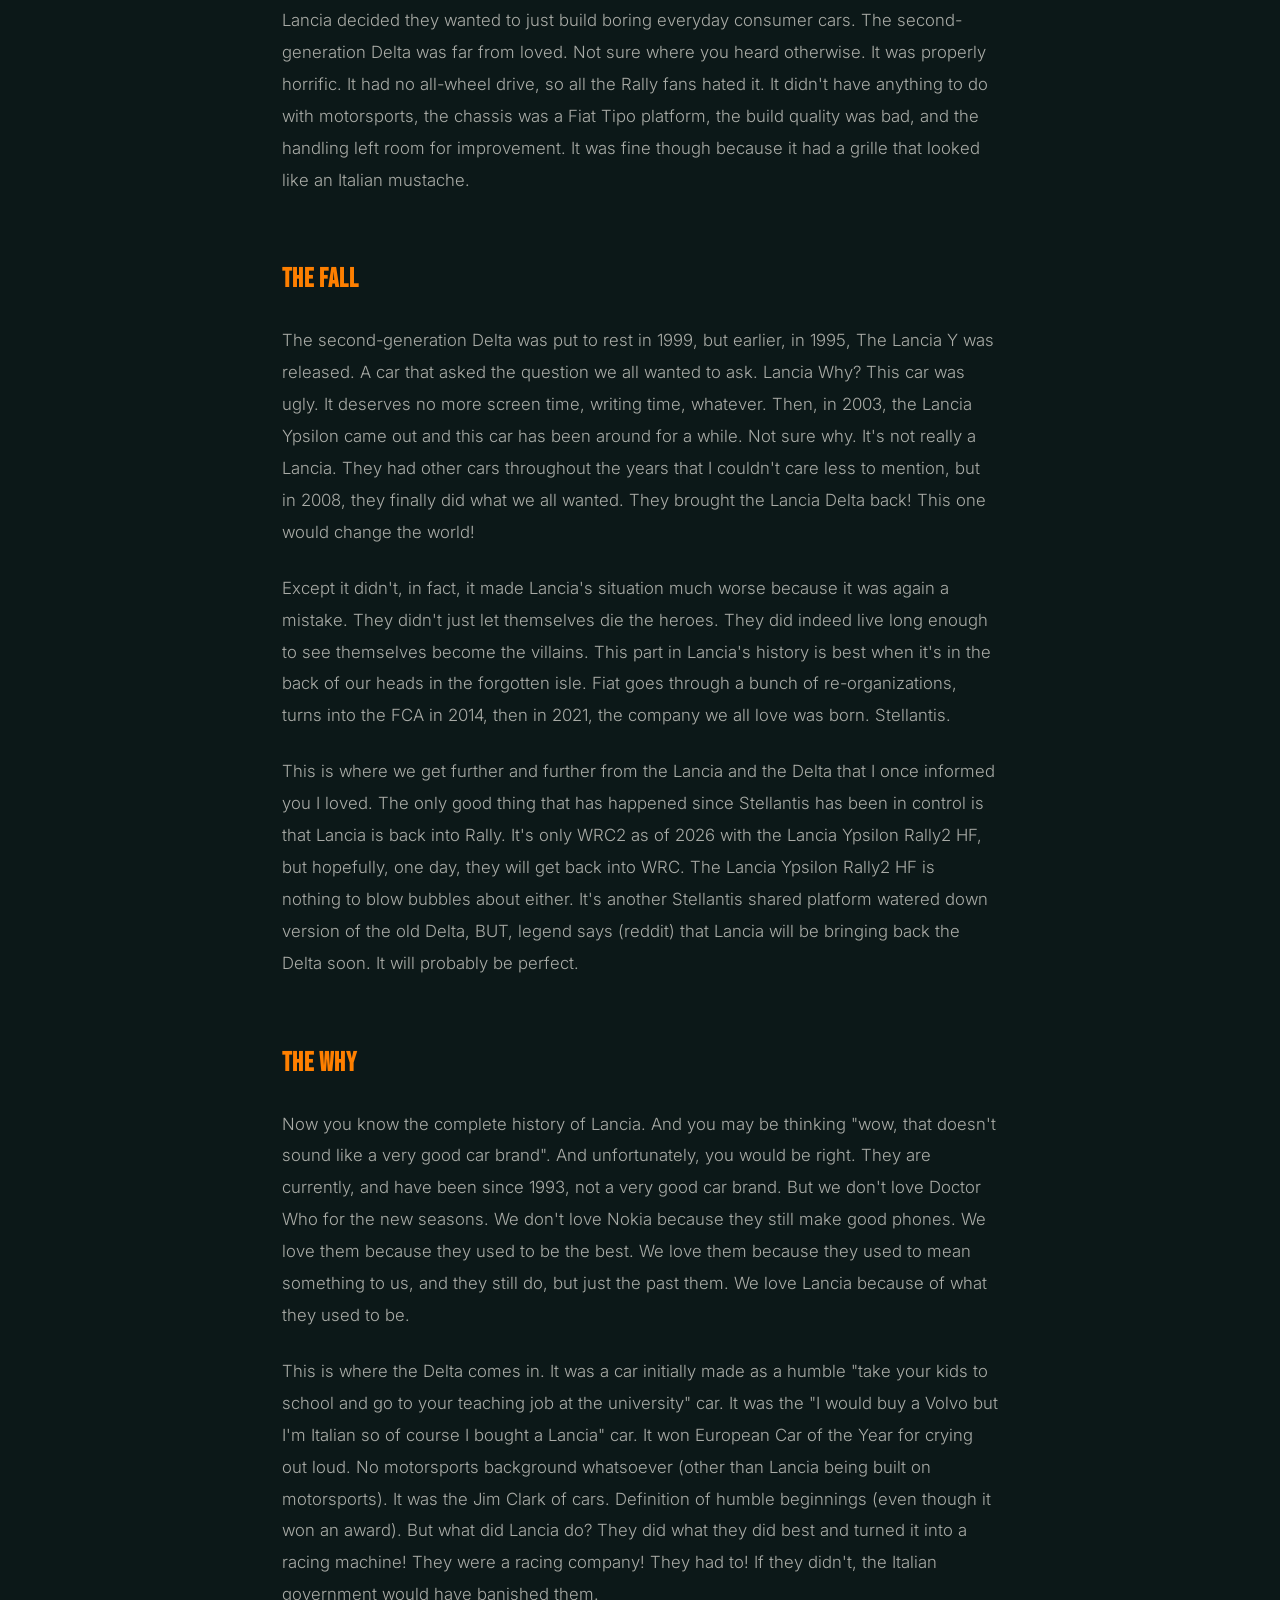
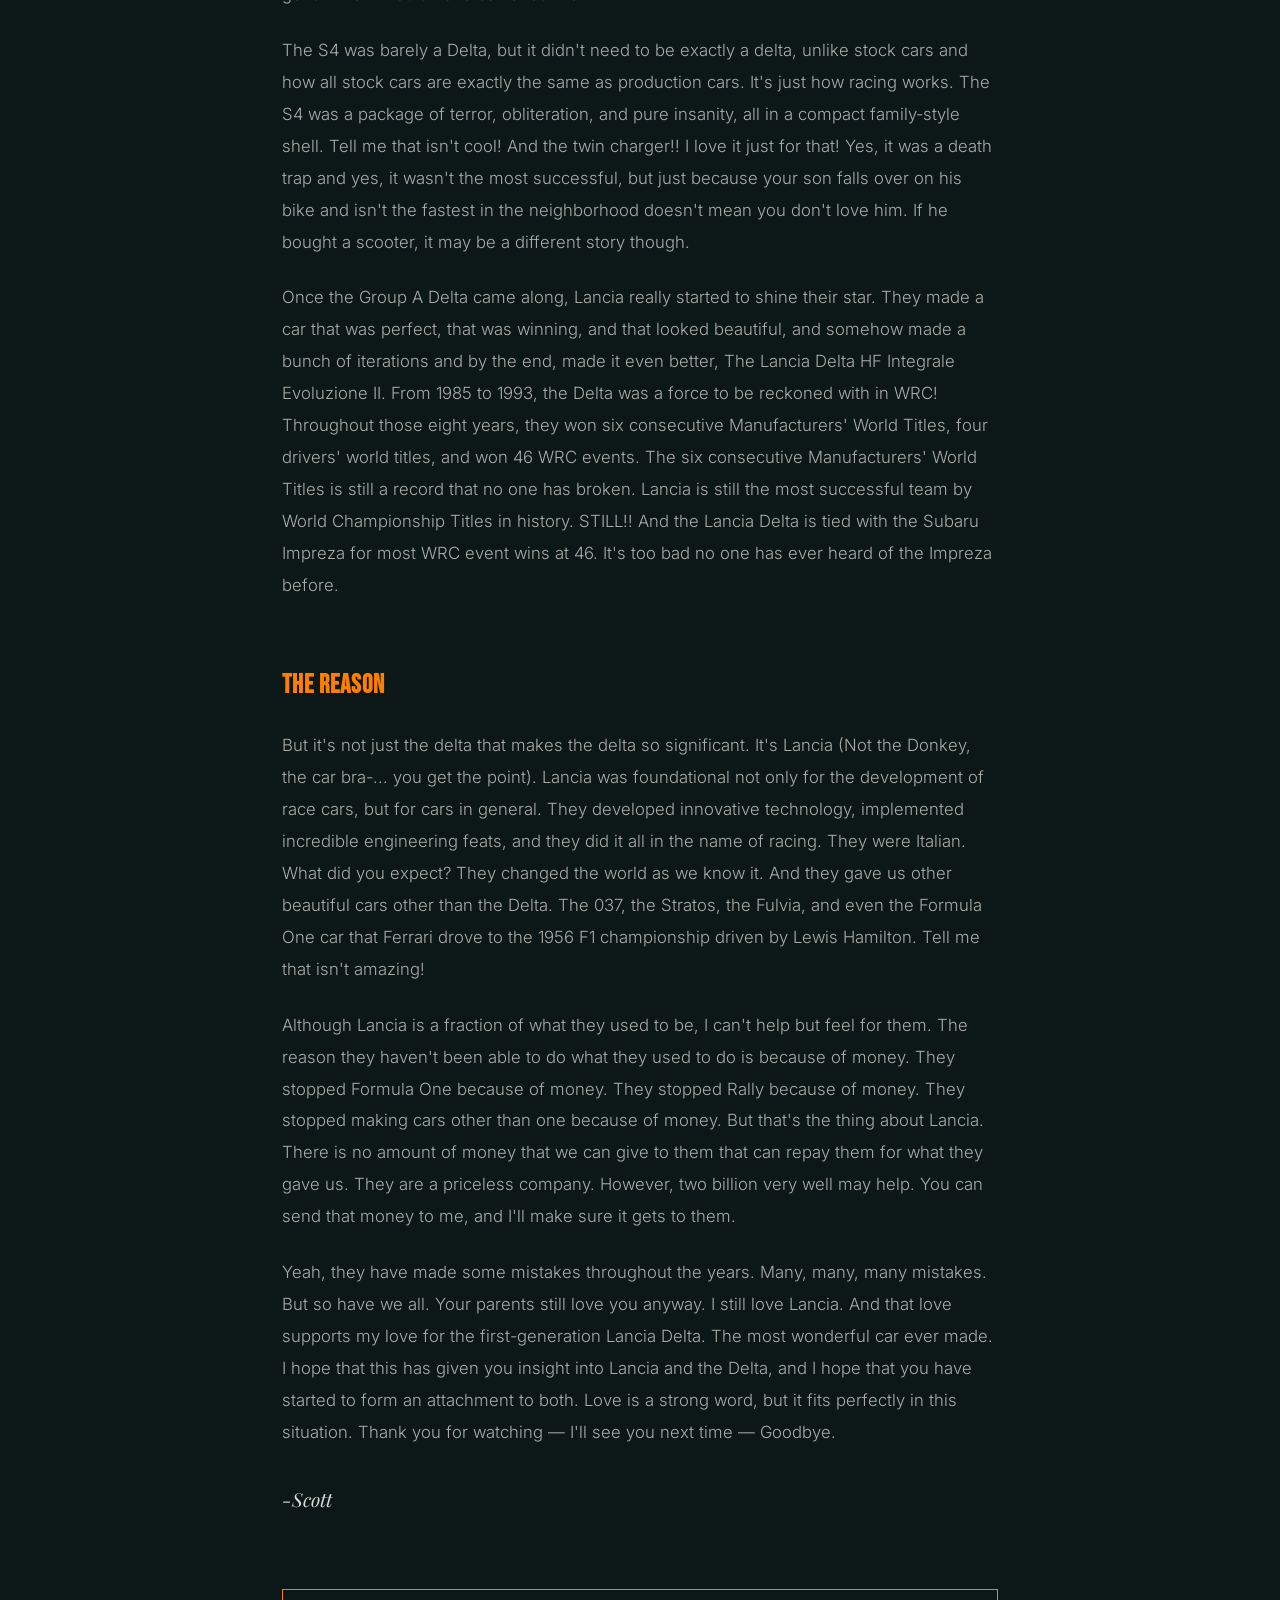
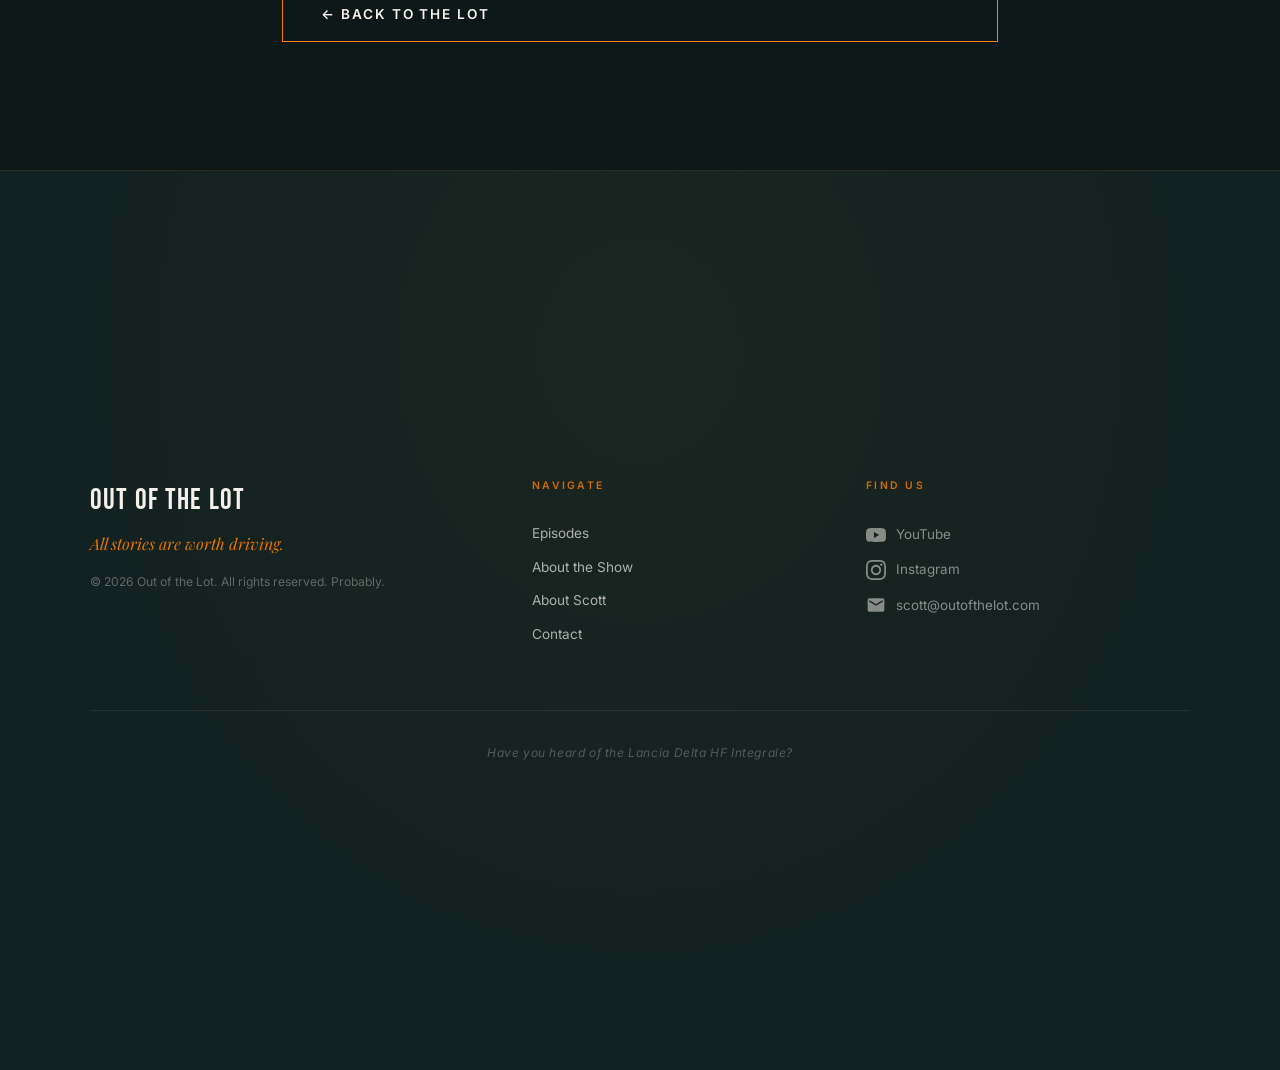
<file: lancia.html>
<!DOCTYPE html>
<html lang="en">
<head>
  <meta charset="UTF-8" />
  <meta name="viewport" content="width=device-width, initial-scale=1.0" />
  <title>The Best Car Ever To Be Made — Out of the Lot</title>
  <meta name="description" content="Secret Page #1: why the first-generation Lancia Delta (1979 – 1994) is the best car ever made." />
  <link rel="preconnect" href="https://fonts.googleapis.com" />
  <link rel="preconnect" href="https://fonts.gstatic.com" crossorigin />
  <link href="https://fonts.googleapis.com/css2?family=Bebas+Neue&family=Inter:wght@300;400;500;600&family=Playfair+Display:ital,wght@0,700;1,400&display=swap" rel="stylesheet" />
  <link rel="icon" type="image/png" href="assets/favicon-32.png" sizes="32x32" />
  <link rel="icon" type="image/png" href="assets/favicon-192.png" sizes="192x192" />
  <link rel="icon" type="image/png" href="assets/favicon-512.png" sizes="512x512" />
  <link rel="apple-touch-icon" href="assets/apple-touch-icon.png" />
  <link rel="shortcut icon" href="assets/favicon.ico" />
  <link rel="stylesheet" href="css/style.css" />
  <link rel="stylesheet" href="css/article.css" />
</head>
<body class="article-page">

  <!-- NAV -->
  <nav class="navbar scrolled" id="navbar">
    <div class="nav-left">
      <a href="index.html" class="nav-brand">Out of the Lot</a>
    </div>
    <ul class="nav-links">
      <li><a href="episodes.html">Episodes</a></li>
      <li><a href="about-show.html">About Show</a></li>
      <li><a href="about-scott.html">About Scott</a></li>
      <li><a href="contact.html">Contact</a></li>
    </ul>
    <button class="nav-toggle" aria-label="Toggle menu">&#9776;</button>
  </nav>

  <!-- LANCIA ARTICLE -->
  <main class="article-main">

    <div class="article-hero article-hero--solo">
      <div class="article-hero-text">
        <p class="section-eyebrow">Secret Page #1</p>
        <h1 class="article-name">The Best Car Ever To Be Made</h1>
        <p class="article-subtitle">First Generation Lancia Delta (1979 – 1994)</p>
        <div class="article-divider"></div>
      </div>
    </div>

    <article class="article-body">

      <div class="article-photo">
        <img src="assets/lancia.jpg" alt="Lancia Delta HF Integrale Evoluzione at the LeMay America's Car Museum" />
      </div>
      <p class="article-caption">Picture taken by <a href="poem.html" class="secret-link">Scott</a> at the LeMay's Car Museum in Tacoma, WA.</p>

      <h2 class="article-subhead">The Love</h2>

      <p>Love... is a complicated thing. It's often unexplainable. How is it that one person can love something so deeply, while someone else has no feelings toward it at all? It's a very argued subject on Reddit believe it or not, and unless you're Shakespeare or Jesus, it's often hard to convey. You could write a song about catching a grenade or just stand in a park strumming a guitar saying, "I love you---". A lot of the time, however, people won't understand your "love" for something, even with your feeble attempts to explain it.</p>

      <p>You may be wondering how this relates to the first-generation Lancia Delta. Well, it's because I love the first-generation Lancia Delta. It has wrapped itself around my heart like an octopus on its prey. And there's no way of escaping. It is a car so far beyond the word "cool" that even after 33 years since the end of its Rally career, the Lancia Delta HF is still considered the most successful Rally car OF ALL TIME! That's cool.</p>

      <p>There are many reasons why I love the first-generation Lancia Delta. I must specify first-generation because there are currently three generations and unfortunately, the new generations did not receive enough love and care from their parents, so they grew up to be terrible uncultured useless rolling bins. I mean seriously. You dominate in a sport for seven years, scribbling your name in history as the best Rally brand EVER and to celebrate such a feat, you make a car for posh French men who married into Italian families.</p>

      <h2 class="article-subhead">The Start</h2>

      <p>Lancia's character development really doesn't make sense. But we shan't get too hung up on the more present times when we can fixate on the past. Because in the past, Lancia was the shining star all the petrol shepherds needed. And when I say the past, I mean way in the past, because Lancia was first founded in 1906. In fact, the big 12 zero is coming up this November 27. Happy early Birthday, Lancia.</p>

      <p>This isn't meant to be a history lesson, but to cobble enough information together to attempt to portray my feelings for the first-generation Lancia Delta, you need some background information. And to make this as painless as possible, we shall make it interesting. We will play a game. In every paragraph, there will be one lie. One item of information that is barely false. Make sense? I'll give you an easy one first. Lancia was the name of the Donkey that carried Mary and Jesus to Bethlehem. Let's get started.</p>

      <p>Lancia is an Italian car company. That is very important, so please remember. One thousand eight hundred and eighty-one years after Lancia finished carrying the Baby Jesus to the stable, a man named Vincenzo Lancia was born. He was Italian. He created Lancia. Not the donkey, the car company. Which makes Lancia an Italian car company. ITALIAN. Very important. Anyway, Vince was pretty cool because he was an engineer and a racing driver. He was very good at both of them. He worked for Fiat, which is ironic (you'll get why later), and by 1900 he was chief inspector. Fiat noticed he was pretty good at driving and hired him to drive their cars in races. This disappointed Mr. Lancia because like all Italians, he didn't like to drive fast.</p>

      <h2 class="article-subhead">The Vincenzo</h2>

      <p>Pushing through this struggle, he won the Gold Cup in Milan in 1906. He was a fast driver and he was cool. So cool that his mustache did all the talking for him (this is not a lie). When he eventually built the first Lancia in 1907, the 12 HP, he became an unknown founding father in the automotive industry. The cars he was making were groundbreaking. The 12 HP was a lightweight, high-revving road car that was made for racing. It set a new standard for early motoring and because of its jet propulsion system it reached a record speed of 56 mph.</p>

      <p>Using the most of his imagination, Lancia (the man, not the donkey) started to name his cars after the Greek alphabet. Beta, Gamma, Delta, and so on. From 1907 to 1922 Lancia was making a killing. Building cars that were faster, lighter, and smarter than anything else on the market. They weren't selling like Fords, but they were successful. The Lancia Theta in 1913 was the first massive success. It was the first production car in Europe to have a complete electrical system and Apple car play. You may think this is silly but back in this time, electricity was still black magic, so it was a huge leap forward.</p>

      <p>Ever since the beginning, Lancia has been focused on making cars for racing. Immediately after the first World War, the Kappa was released, with the Dikappa following behind. The Dikappa was the sports-focused variant that could zoom past at over 300 mph. In a car that has a windscreen large enough to cover one eyeball, a max of 80 mph is fast. Lancia was advancing what it meant to make a race car. And in 1922, he took it one step further.</p>

      <h2 class="article-subhead">The First</h2>

      <p>The Lancia Lambda. This was a phenomenal car. Many historians say the Lambda is the prototype for the modern car. It was the first production car with a load-bearing unibody shell that made it lighter, stiffer, and lower to the ground. Everything you want in a racing car. The Lambda was also the first production car with an independent front suspension system giving it better handling and cornering grip than a Porsche GT2 RS. But that's not all; it had a hugely advanced narrow-angle V4 engine, built-in shock absorbers and standard four-wheel brakes, all revolutionary for the automotive industry.</p>

      <p>Lancia wasn't done. He continued to make fantastic cars up until his death in 1937. The last car overseen directly by Vince was the Lancia Aprilia. The Aprilia was the first production family car to be scientifically shaped using a wind tunnel. Not only did it have the intelligent advancements from the Lambda, but added independent rear suspension too, making it even more advanced. Unfortunately, Lancia's fight with the bear wasn't successful, and he passed before he got to see the Aprilia join the market.</p>

      <p>At this point, you may be thinking this is where Lancia starts to go downhill. The founder is no longer running the company, and they were doing so well. The only place for them to go is down, right? WRONG! They kept going! In 1939 they introduced the Lancia Ardea, which was the first mass-produced car with a 5-speed manual gearbox. The First! Lancia!! They changed all of our lives by giving us the beautiful 5-speed, and nobody knows! I guess most people hate 5-speeds so maybe that's why.</p>

      <p>Lancia kept rolling! In 1950 they changed the world again by giving us the very first production car in history with a V6. AGAIN! THE FIRST!!! Everyone knows Lamborghini and Ferrari, but Lancia has done more for society than the man who made the microwave. It's a shame. It's probably because this car, with the V6, didn't have the most English of names that I won't even try to pronounce. Just know, it's Italian, because Lancia is Italian.</p>

      <h2 class="article-subhead">The Racing</h2>

      <p>Between 1953 and 1954, Lancia made some incredible race cars. The Lancia D24 was not only fantastic on the track but also fantastic on the eyes. Beautiful car. The car that came after, the D50, sort of looked like a Vacuum spout, but it was the first year that Lancia joined in on Formula One. Vincenzo's son, Gianni Lancia, was running the business at the time, liked racing, and it showed. The D50 was revolutionary in Formula One. It was lower, lighter, and more advanced. The vacuum-mobile is still considered the fastest Formula One race car.</p>

      <p>Unfortunately, Lancia was in troubling times. Alberto Ascari, two-time Formula One world Champion and Lancia driver, died while testing a sports car in 1955. Even with the success of the D50, Gianni loved racing so much that he eventually bankrupted Lancia because of it. Lancia remains the only car company to ever go bankrupt. They had to sell a sizeable piece of the business and pull out of Formula One. The Lancia D50 went to Ferrari where Juan Manuel Fangio drove it to the 1956 Formula One World Championship.</p>

      <h2 class="article-subhead">The Acquisition</h2>

      <p>This is not where Lancia's bad luck streak ends. After the family sold all of its shares and gave all the F1 assets to Ferrari, a man named Carlo Pesenti, owner of a concrete empire, purchased those shares. Thanks to his funds, they produced two icons, the Flavia and the Fulvia however, they remained unprofitable all throughout the 1960s and continued to pile on financial strain, even being backed by Bezos. Their drive to continue their engineering development eventually became their demise. In October of 1969, Lancia Automobiles was purchased by Fiat (this is the ironic part). This was a sad time because Lancia, as an independent brand, did magnificent things. Gave us the first production 5-speed, V6, load bearing unibody, independent front suspension and complete electrical system. They changed the world.</p>

      <h2 class="article-subhead">The Stratos</h2>

      <p>And thankfully, they weren't done. Even though they had finished their era of independent engineering marvels, under Fiat, they got to work on something... Rally...cool. In 1972 and 1976, they released the Beta and Gamma, two cars that weren't anything to swing your arms about, but in 1973, they made... the Stratos HF. Fiat heavily funded Lancia's motorsport adventures and the Stratos was first up to bat. It was the world's first purpose-built Rally car. Another world's first. They are beautiful machines and if you wanted one, you could probably find them on Facebook marketplace for less than 30 grand.</p>

      <p>The Stratos dominated, winning the constructors' title in 1974, 1975 and 1976 in WRC and the FIA cup for Rally drivers in 1977. Even though it looked like something you would stop a door with, the Stratos and its Ferrari 2.4-liter Dino V6 will go down in history as one of the best sounding cars ever to bless our ears. During the time of writing this, I got distracted listening to clips of it driving, it's like birds chirping in the morning with a cup of coffee. I imagine driving one feels just as soothing.</p>

      <p>Unfortunately, the Stratos was retired in 1978 for the most absurd corporate prancering reason. Again, Lancia was owned by Fiat. Fiat wanted to sell more passenger cars, so they wanted to get into Rally too. However, the Stratos was dominating the field, and it would have made Fiat's Rally car look really bad. So, what does Fiat do? They sacked it. Sidelined the Lancia Stratos to let the Fiat 131 have its turn. And the Stratos wasn't losing or going downhill either. It could have dominated for three to four years more. The proof is in the pudding because private racers continued to win events with the Lancia Stratos. It would have won against today's cars too!</p>

      <h2 class="article-subhead">The 037</h2>

      <p>Thankfully, once the FIA re-did their rules and changed from Group 4 to Group B, Lancia was back in the fight, and this time, they came prepared. They made another Rally monster, built for the job, called the Lancia 037. I know it's just numbers but it's the coolest name of any car. Oh thirty-seven. Very close to James Bond. Although I think I like the name Topolino more.</p>

      <p>Finally, in Lancia's existence, they were last at something, because the Lancia 037 was the last rear-wheel drive car to win the WRC championship. It famously beat the Audi Quattro which was all wheel drive and all I have to say about that is BAHAHAHAHAHAHAHAHA IMAGINE LOSING TO A REAR-WHEEL DRIVE CAR IN RALLY AS AN ALL-WHEEL DRIVE CAR!!! BAHAHAHAHA. Anyway, the 037 was a spectacular specimen and driving one is a dream of mine. Thankfully, they are much cheaper than a Stratos.</p>

      <p>During this time, something was brewing beneath the surface. The monster. The legend. The Delta. Well, actually, it wasn't a monster or a legend yet. In fact, it was a family hatchback. Front-wheel drive, five doors released in 1979, winning the European Car of the Year in 1980. It wasn't even racing yet. It did, however, have all the stuff needed for a nice Rally out in the countryside with the kids in the back. Crisp handling, independent strut suspension and, thankfully because gas prices were almost five dollars, efficient engines. Once Lancia won the 1983 WRC with the 037, AWD was adopted across the board. Lancia couldn't compete any longer with rear-wheel drive 037, even with making upgrades.</p>

      <p>The 1984 season was taken by Audi. In 1985, Lancia continued driving the 037, but there was magic happening behind the scenes. The first 11 rounds were raced with the 037, still rear-wheel drive against the dominating all-wheel drive. Their best finish was second place, and in May, factory driver Attilio Bettega died behind the wheel of an 037 after it hit a tree. By late November 1985, the final round of the 1985 season, Lancia finally pushed the 037 into retirement. During that year, Lancia knew they needed to switch to all-wheel drive, so they gave up.</p>

      <h2 class="article-subhead">The Monster</h2>

      <p>But before giving up, they released the filthy, the rugged, the nonsensical Lancia Delta S4. A car so astonishingly good, your grandma could have driven it to success (not a lie). It was also reformed enough to go to tea with her after her victory. It has a twin charged 1.8L 16-valve inline-four that made a leg trembling 480 to 550 horsepower. In a 1.8 liter! It weighed less than 2000 pounds, was all wheel drive and as everyone knows, it could go 0-60 in 2.3 seconds on gravel. GRAVEL! No car deserves a pair of sunglasses as much as this car. It was cool.</p>

      <p>It won its debut race in 1985 in the WRC, but 1986 brought some trials. The twin charge system was complicated and wasn't as reliable as it needed to be. It was also such a monster machine that everyone thought it was the S4 under their bed at night. It was terrifying. But such were the times of Group B Rally. So much so that the 1986 season was the last for the Group B legends.</p>

      <p>May 2, 1986, at the Tour De Corse Rally, Lancia star driver Henri Toivonen and co-driver Sergio Cresto died while driving the S4. Henri lost control and because of the lack of guardrails, went right into the ravine, landing upside down, and exploding immediately. This tragedy was just two months after three spectators died in Portugal from a Ford RS200. Group B development was put on hold by the FISA president hours after Henri's crash and it was announced that Group B cars were banned after the end of the 1986 season. There is no lie in this paragraph; I felt it would be disrespectful.</p>

      <p>That was the end of the Lancia Delta S4. Two years in WRC. Winning some races and had a strong chance of winning more. Its end came too soon. The S4 was the Jimi Hendrix of the car world. We lost it before we really saw its true potential. The 1986 season came to an end, the rules changed, and the Group A era began. The Delta was no more.</p>

      <h2 class="article-subhead">The Reborn</h2>

      <p>Until the 1987 season! When the Delta was reborn! The rules required cars to be more like mass-produced cars rather than... well... Rally cars, so Lancia used the Delta HF. When you think of a Lancia Delta, you may think of the S4, which came first and was the crazy daredevil older uncle that wasn't really a Delta, but the successful Delta was the HF. The first iteration was the Delta HF 4WD and it won the 1987 constructors' and drivers' title. The first year of Group A and Lancia took both titles. Unfortunately, this is where things get worse.</p>

      <p>Because in 1988 and 1989, the next iteration of the Delta, the HF integrale 8V, which had wider wheel arches, larger brakes, better suspension and better cooling, again, took the constructors' and drivers' titles. At this point, everyone was sick of Lancia winning so much. They were just too good. In 1990 and 1991, the Delta HF Integrale 16V, which had 16 valves instead of eight valves giving it better high-end power, also won the constructors' title both years, but only the drivers title in 1991. In 1992, Jolly Club with the Delta HF Integrale Evoluzione won the constructors' title.</p>

      <p>Lancia or Jolly Club didn't win the drivers' title in 1990 or 1992 for two reasons. One, they had a fantastic roster of superb drivers' and they kept taking points away from each other, and two, Carlos Sainz. But it didn't matter. The Lancia Delta did something that no one, to this day, has done and that is win six consecutive constructors' titles. SIX! I can't even count to six.</p>

      <h2 class="article-subhead">The Decision</h2>

      <p>Now, at this point, Lancia has dominated the field of Rally, and you would expect them to continue this reign even more. But unfortunately, truly unfortunately, Lancia quit. At the end of the 1991 season, they said goodbye, giving their stuff to Jolly Club. I still have no idea what the suits were thinking when they did this, but it made no sense whatsoever. The Delta was old, to be fair, designed in the late '70s, and by 1992 it had reached its peak, but that doesn't mean you can't build a new car. They were the best in Rally; I am pretty sure they were capable? Maybe they didn't want to live long enough to see themselves become the villain, so they decided to die the hero. I'm not mad...</p>

      <p>I'm not totally mad because the private team, Jolly Club, backed by Repsol, continued with the Delta. Like I said, they won in 1992, but in 1993, they had some bad reliability issues and a disqualification. So that was really it. Lancia and the Delta were done with Rally. Not just Rally but all racing. A car company that was built on racing, built on an Italian racer, was no longer racing. Thankfully though, the second-generation Lancia Delta came out in 1993 too, and boy did people love it.</p>

      <p>Lancia decided they wanted to just build boring everyday consumer cars. The second-generation Delta was far from loved. Not sure where you heard otherwise. It was properly horrific. It had no all-wheel drive, so all the Rally fans hated it. It didn't have anything to do with motorsports, the chassis was a Fiat Tipo platform, the build quality was bad, and the handling left room for improvement. It was fine though because it had a grille that looked like an Italian mustache.</p>

      <h2 class="article-subhead">The Fall</h2>

      <p>The second-generation Delta was put to rest in 1999, but earlier, in 1995, The Lancia Y was released. A car that asked the question we all wanted to ask. Lancia Why? This car was ugly. It deserves no more screen time, writing time, whatever. Then, in 2003, the Lancia Ypsilon came out and this car has been around for a while. Not sure why. It's not really a Lancia. They had other cars throughout the years that I couldn't care less to mention, but in 2008, they finally did what we all wanted. They brought the Lancia Delta back! This one would change the world!</p>

      <p>Except it didn't, in fact, it made Lancia's situation much worse because it was again a mistake. They didn't just let themselves die the heroes. They did indeed live long enough to see themselves become the villains. This part in Lancia's history is best when it's in the back of our heads in the forgotten isle. Fiat goes through a bunch of re-organizations, turns into the FCA in 2014, then in 2021, the company we all love was born. Stellantis.</p>

      <p>This is where we get further and further from the Lancia and the Delta that I once informed you I loved. The only good thing that has happened since Stellantis has been in control is that Lancia is back into Rally. It's only WRC2 as of 2026 with the Lancia Ypsilon Rally2 HF, but hopefully, one day, they will get back into WRC. The Lancia Ypsilon Rally2 HF is nothing to blow bubbles about either. It's another Stellantis shared platform watered down version of the old Delta, BUT, legend says (reddit) that Lancia will be bringing back the Delta soon. It will probably be perfect.</p>

      <h2 class="article-subhead">The Why</h2>

      <p>Now you know the complete history of Lancia. And you may be thinking "wow, that doesn't sound like a very good car brand". And unfortunately, you would be right. They are currently, and have been since 1993, not a very good car brand. But we don't love Doctor Who for the new seasons. We don't love Nokia because they still make good phones. We love them because they used to be the best. We love them because they used to mean something to us, and they still do, but just the past them. We love Lancia because of what they used to be.</p>

      <p>This is where the Delta comes in. It was a car initially made as a humble "take your kids to school and go to your teaching job at the university" car. It was the "I would buy a Volvo but I'm Italian so of course I bought a Lancia" car. It won European Car of the Year for crying out loud. No motorsports background whatsoever (other than Lancia being built on motorsports). It was the Jim Clark of cars. Definition of humble beginnings (even though it won an award). But what did Lancia do? They did what they did best and turned it into a racing machine! They were a racing company! They had to! If they didn't, the Italian government would have banished them.</p>

      <p>The S4 was barely a Delta, but it didn't need to be exactly a delta, unlike stock cars and how all stock cars are exactly the same as production cars. It's just how racing works. The S4 was a package of terror, obliteration, and pure insanity, all in a compact family-style shell. Tell me that isn't cool! And the twin charger!! I love it just for that! Yes, it was a death trap and yes, it wasn't the most successful, but just because your son falls over on his bike and isn't the fastest in the neighborhood doesn't mean you don't love him. If he bought a scooter, it may be a different story though.</p>

      <p>Once the Group A Delta came along, Lancia really started to shine their star. They made a car that was perfect, that was winning, and that looked beautiful, and somehow made a bunch of iterations and by the end, made it even better, The Lancia Delta HF Integrale Evoluzione II. From 1985 to 1993, the Delta was a force to be reckoned with in WRC! Throughout those eight years, they won six consecutive Manufacturers' World Titles, four drivers' world titles, and won 46 WRC events. The six consecutive Manufacturers' World Titles is still a record that no one has broken. Lancia is still the most successful team by World Championship Titles in history. STILL!! And the Lancia Delta is tied with the Subaru Impreza for most WRC event wins at 46. It's too bad no one has ever heard of the Impreza before.</p>

      <h2 class="article-subhead">The Reason</h2>

      <p>But it's not just the delta that makes the delta so significant. It's Lancia (Not the Donkey, the car bra-... you get the point). Lancia was foundational not only for the development of race cars, but for cars in general. They developed innovative technology, implemented incredible engineering feats, and they did it all in the name of racing. They were Italian. What did you expect? They changed the world as we know it. And they gave us other beautiful cars other than the Delta. The 037, the Stratos, the Fulvia, and even the Formula One car that Ferrari drove to the 1956 F1 championship driven by Lewis Hamilton. Tell me that isn't amazing!</p>

      <p>Although Lancia is a fraction of what they used to be, I can't help but feel for them. The reason they haven't been able to do what they used to do is because of money. They stopped Formula One because of money. They stopped Rally because of money. They stopped making cars other than one because of money. But that's the thing about Lancia. There is no amount of money that we can give to them that can repay them for what they gave us. They are a priceless company. However, two billion very well may help. You can send that money to me, and I'll make sure it gets to them.</p>

      <p>Yeah, they have made some mistakes throughout the years. Many, many, many mistakes. But so have we all. Your parents still love you anyway. I still love Lancia. And that love supports my love for the first-generation Lancia Delta. The most wonderful car ever made. I hope that this has given you insight into Lancia and the Delta, and I hope that you have started to form an attachment to both. Love is a strong word, but it fits perfectly in this situation. Thank you for watching — I'll see you next time — Goodbye.</p>

      <p class="article-signoff">-Scott</p>

      <a href="index.html" class="cta-btn" style="margin-top:3rem; display:inline-block;">
        &#8592; Back to the Lot
      </a>

    </article>
  </main>

  <!-- FOOTER -->
  <footer class="footer-section" id="site-footer">
    <div class="footer-content">

      <div class="footer-top">
        <div class="footer-brand">
          <div class="footer-brand-row">
            <span class="footer-logo">Out of the Lot</span>
          </div>
          <p class="footer-slogan">All stories are worth driving.</p>
          <p class="footer-copy">&copy; <span id="footerYear"></span> Out of the Lot. All rights reserved. Probably.</p>
        </div>

        <nav class="footer-nav">
          <p class="footer-nav-label">Navigate</p>
          <a href="episodes.html">Episodes</a>
          <a href="about-show.html">About the Show</a>
          <a href="about-scott.html">About Scott</a>
          <a href="contact.html">Contact</a>
        </nav>

        <div class="footer-social">
          <p class="footer-nav-label">Find Us</p>
          <a href="https://www.youtube.com/@OutoftheLotMedia" target="_blank" rel="noopener noreferrer" class="social-link">
            <svg viewBox="0 0 24 24" fill="currentColor" width="20" height="20"><path d="M23.498 6.186a3.016 3.016 0 0 0-2.122-2.136C19.505 3.545 12 3.545 12 3.545s-7.505 0-9.377.505A3.017 3.017 0 0 0 .502 6.186C0 8.07 0 12 0 12s0 3.93.502 5.814a3.016 3.016 0 0 0 2.122 2.136c1.871.505 9.376.505 9.376.505s7.505 0 9.377-.505a3.015 3.015 0 0 0 2.122-2.136C24 15.93 24 12 24 12s0-3.93-.502-5.814zM9.545 15.568V8.432L15.818 12l-6.273 3.568z"/></svg>
            YouTube
          </a>
          <a href="https://www.instagram.com/outofthelotmedia/" target="_blank" rel="noopener noreferrer" class="social-link">
            <svg viewBox="0 0 24 24" fill="currentColor" width="20" height="20"><path d="M12 2.163c3.204 0 3.584.012 4.85.07 3.252.148 4.771 1.691 4.919 4.919.058 1.265.069 1.645.069 4.849 0 3.205-.012 3.584-.069 4.849-.149 3.225-1.664 4.771-4.919 4.919-1.266.058-1.644.07-4.85.07-3.204 0-3.584-.012-4.849-.07-3.26-.149-4.771-1.699-4.919-4.92-.058-1.265-.07-1.644-.07-4.849 0-3.204.013-3.583.07-4.849.149-3.227 1.664-4.771 4.919-4.919 1.266-.057 1.645-.069 4.849-.069zm0-2.163c-3.259 0-3.667.014-4.947.072-4.358.2-6.78 2.618-6.98 6.98-.059 1.281-.073 1.689-.073 4.948 0 3.259.014 3.668.072 4.948.2 4.358 2.618 6.78 6.98 6.98 1.281.058 1.689.072 4.948.072 3.259 0 3.668-.014 4.948-.072 4.354-.2 6.782-2.618 6.979-6.98.059-1.28.073-1.689.073-4.948 0-3.259-.014-3.667-.072-4.947-.196-4.354-2.617-6.78-6.979-6.98-1.281-.059-1.69-.073-4.949-.073zm0 5.838c-3.403 0-6.162 2.759-6.162 6.162s2.759 6.163 6.162 6.163 6.162-2.759 6.162-6.163c0-3.403-2.759-6.162-6.162-6.162zm0 10.162c-2.209 0-4-1.79-4-4 0-2.209 1.791-4 4-4s4 1.791 4 4c0 2.21-1.791 4-4 4zm6.406-11.845c-.796 0-1.441.645-1.441 1.44s.645 1.44 1.441 1.44c.795 0 1.439-.645 1.439-1.44s-.644-1.44-1.439-1.44z"/></svg>
            Instagram
          </a>
          <a href="mailto:scott@outofthelot.com" class="social-link">
            <svg viewBox="0 0 24 24" fill="currentColor" width="20" height="20"><path d="M20 4H4c-1.1 0-2 .9-2 2v12c0 1.1.9 2 2 2h16c1.1 0 2-.9 2-2V6c0-1.1-.9-2-2-2zm0 4-8 5-8-5V6l8 5 8-5v2z"/></svg>
            scott@outofthelot.com
          </a>
        </div>
      </div>

      <div class="footer-bottom">
        <p>Have you heard of the <a href="lancia.html" class="secret-link">Lancia</a> Delta HF Integrale?</p>
      </div>

    </div>
  </footer>

  <script src="js/main.js"></script>
</body>
</html>
</file>
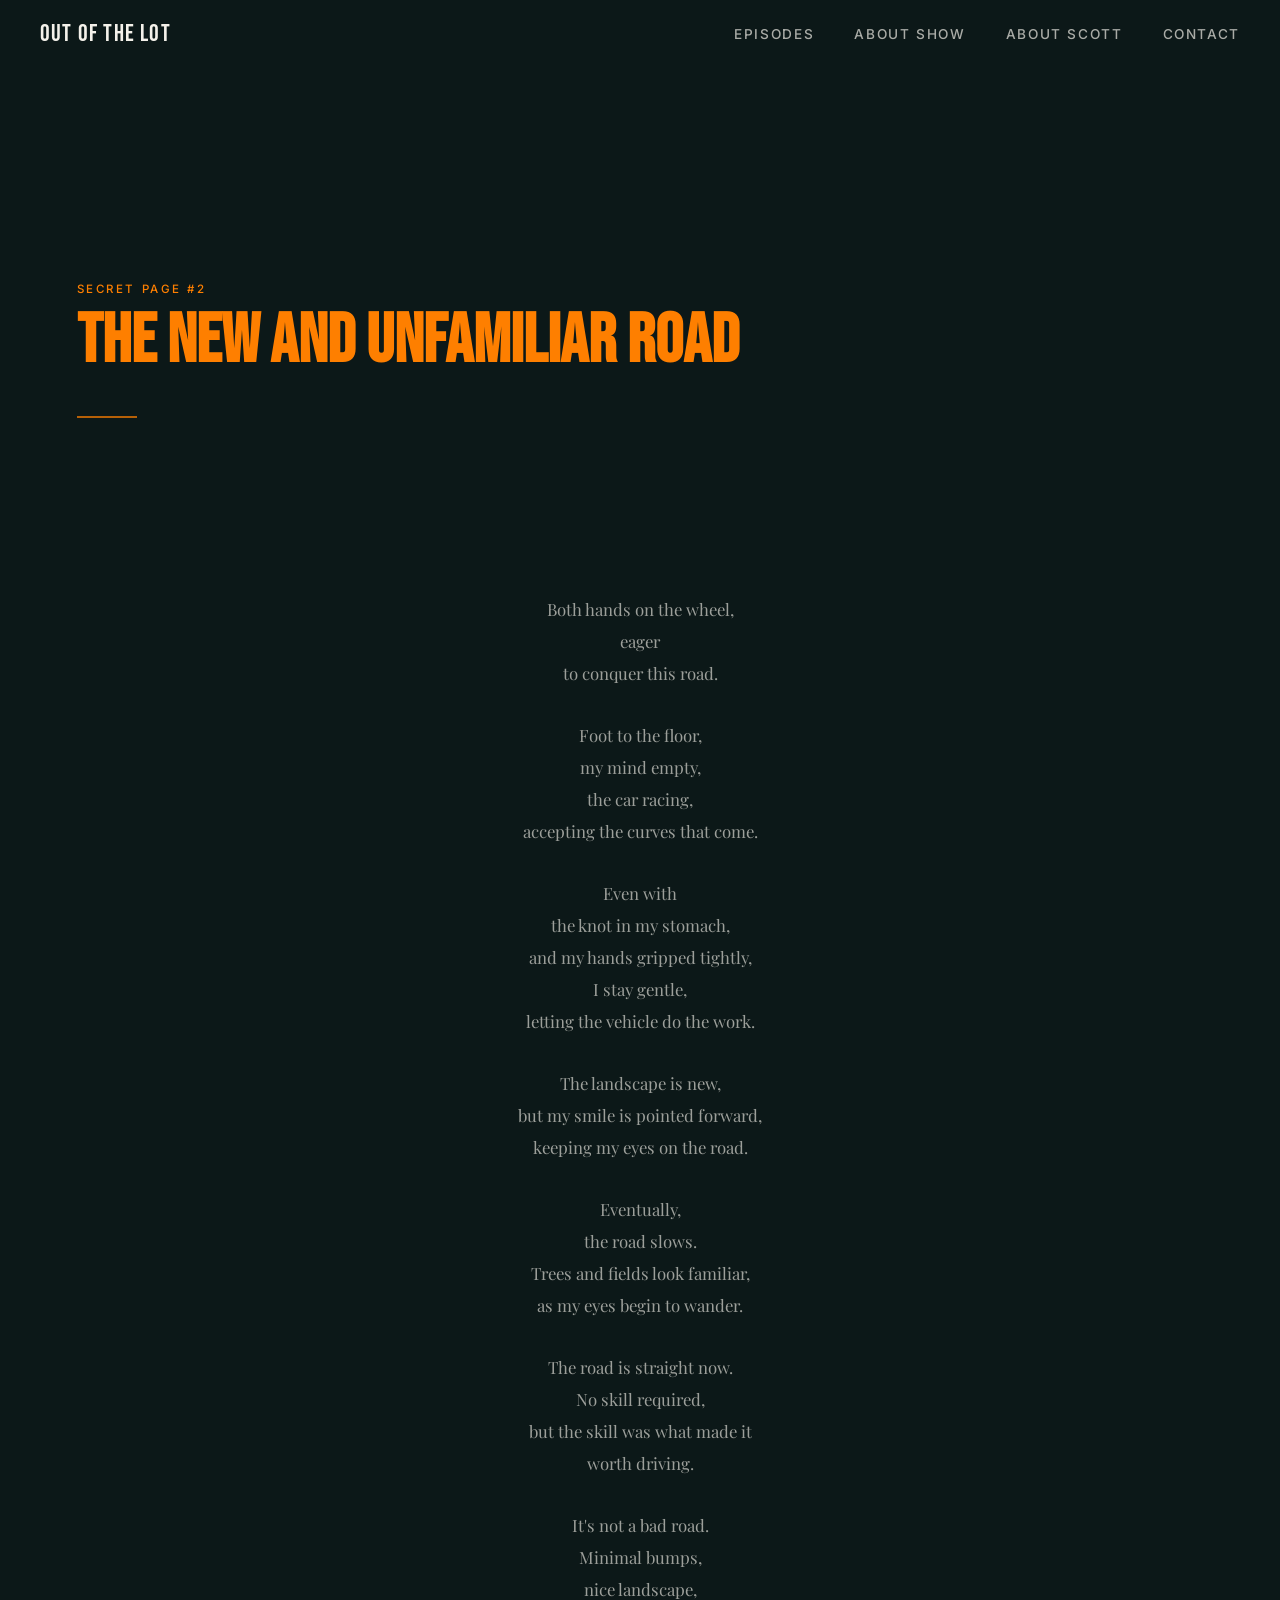
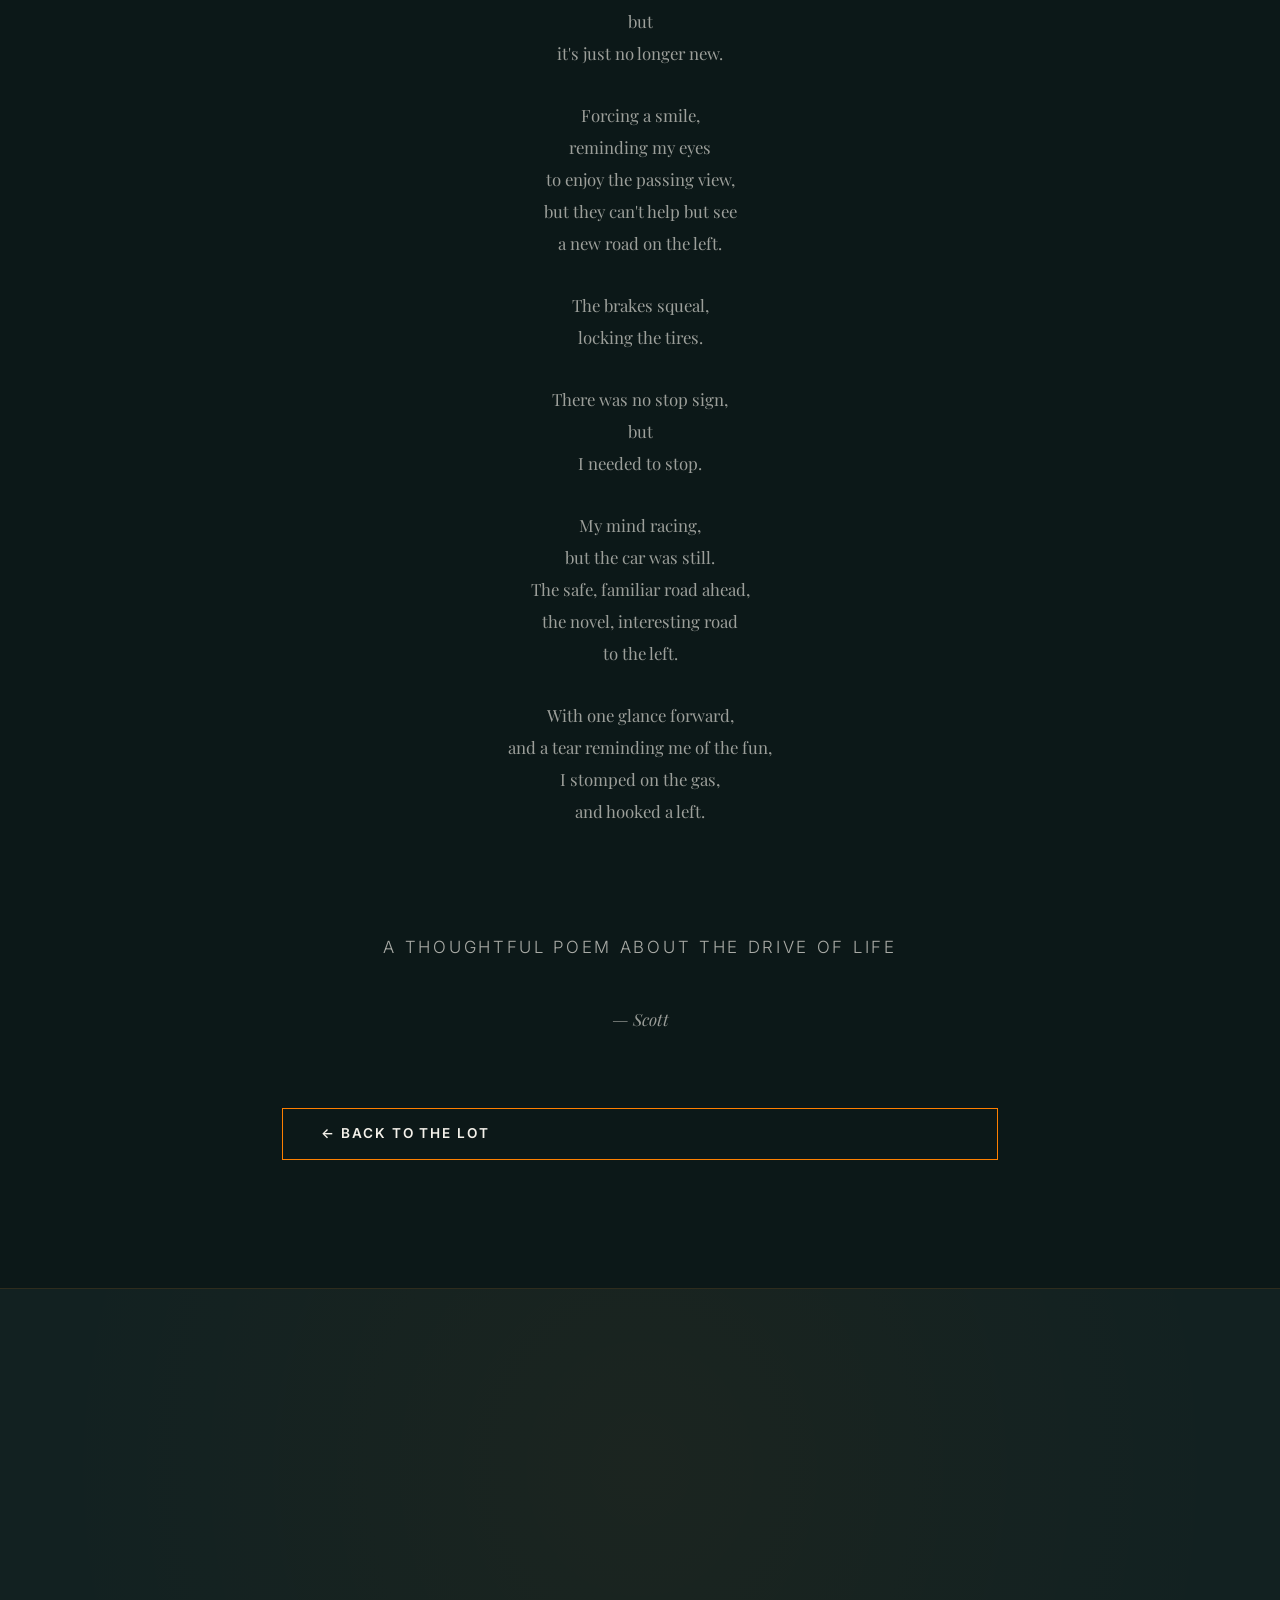
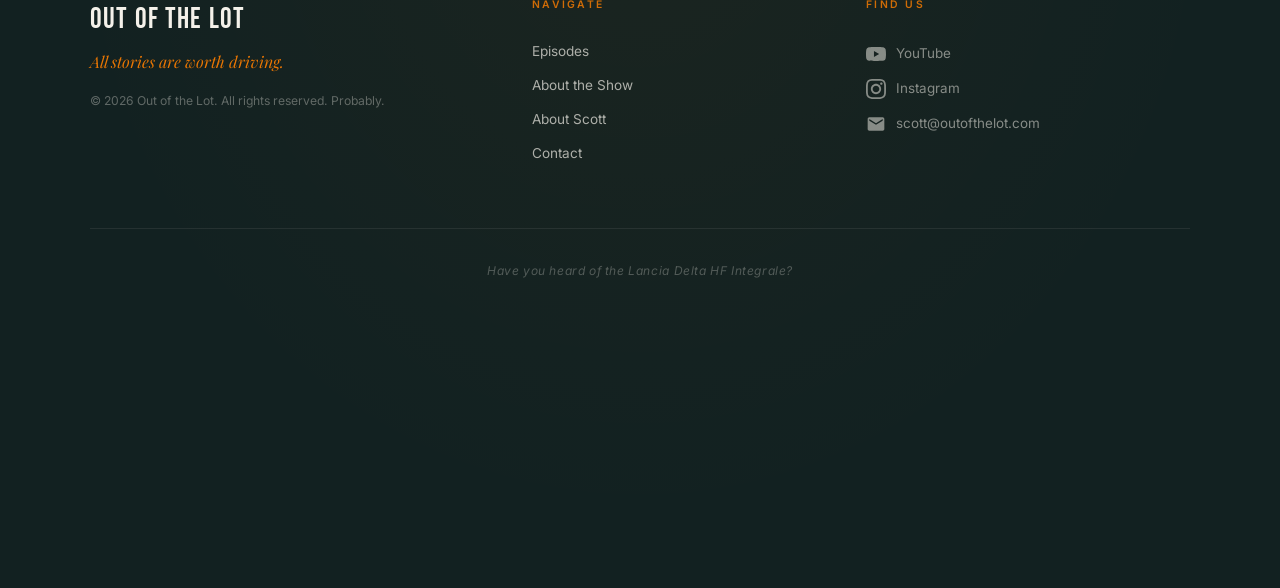
<file: poem.html>
<!DOCTYPE html>
<html lang="en">
<head>
  <meta charset="UTF-8" />
  <meta name="viewport" content="width=device-width, initial-scale=1.0" />
  <title>The New and Unfamiliar Road — Out of the Lot</title>
  <meta name="description" content="A poem by Scott." />
  <link rel="preconnect" href="https://fonts.googleapis.com" />
  <link rel="preconnect" href="https://fonts.gstatic.com" crossorigin />
  <link href="https://fonts.googleapis.com/css2?family=Bebas+Neue&family=Inter:wght@300;400;500;600&family=Playfair+Display:ital,wght@0,700;1,400&display=swap" rel="stylesheet" />
  <link rel="icon" type="image/png" href="assets/favicon-32.png" sizes="32x32" />
  <link rel="icon" type="image/png" href="assets/favicon-192.png" sizes="192x192" />
  <link rel="icon" type="image/png" href="assets/favicon-512.png" sizes="512x512" />
  <link rel="apple-touch-icon" href="assets/apple-touch-icon.png" />
  <link rel="shortcut icon" href="assets/favicon.ico" />
  <link rel="stylesheet" href="css/style.css" />
  <link rel="stylesheet" href="css/article.css" />
</head>
<body class="article-page">

  <!-- NAV -->
  <nav class="navbar scrolled" id="navbar">
    <div class="nav-left">
      <a href="index.html" class="nav-brand">Out of the Lot</a>
    </div>
    <ul class="nav-links">
      <li><a href="episodes.html">Episodes</a></li>
      <li><a href="about-show.html">About Show</a></li>
      <li><a href="about-scott.html">About Scott</a></li>
      <li><a href="contact.html">Contact</a></li>
    </ul>
    <button class="nav-toggle" aria-label="Toggle menu">&#9776;</button>
  </nav>

  <!-- POEM -->
  <main class="article-main">

    <div class="article-hero article-hero--solo">
      <div class="article-hero-text">
        <p class="section-eyebrow">Secret Page #2</p>
        <h1 class="article-name">The New and Unfamiliar Road</h1>
        <div class="article-divider"></div>
      </div>
    </div>

    <article class="article-body">

      <div class="poem-columns">
        <div class="poem-col">
          <p class="poem-stanza">Both hands on the wheel,<br />eager<br />to conquer this road.</p>
          <p class="poem-stanza">Foot to the floor,<br />my mind empty,<br />the car racing,<br />accepting the curves that come.</p>
          <p class="poem-stanza">Even with<br />the knot in my stomach,<br />and my hands gripped tightly,<br />I stay gentle,<br />letting the vehicle do the work.</p>
          <p class="poem-stanza">The landscape is new,<br />but my smile is pointed forward,<br />keeping my eyes on the road.</p>
          <p class="poem-stanza">Eventually,<br />the road slows.<br />Trees and fields look familiar,<br />as my eyes begin to wander.</p>
          <p class="poem-stanza">The road is straight now.<br />No skill required,<br />but the skill was what made it<br />worth driving.</p>
          <p class="poem-stanza">It's not a bad road.<br />Minimal bumps,<br />nice landscape,<br />but<br />it's just no longer new.</p>
          <p class="poem-stanza">Forcing a smile,<br />reminding my eyes<br />to enjoy the passing view,<br />but they can't help but see<br />a new road on the left.</p>
          <p class="poem-stanza">The brakes squeal,<br />locking the tires.</p>
          <p class="poem-stanza">There was no stop sign,<br />but<br />I needed to stop.</p>
          <p class="poem-stanza">My mind racing,<br />but the car was still.<br />The safe, familiar road ahead,<br />the novel, interesting road<br />to the left.</p>
          <p class="poem-stanza">With one glance forward,<br />and a tear reminding me of the fun,<br />I stomped on the gas,<br />and hooked a left.</p>
        </div>
      </div>

      <p class="article-subtitle" style="text-align:center; margin-top:2rem;">A Thoughtful Poem About the Drive of Life</p>

      <p class="poem-signature">— Scott</p>

      <a href="index.html" class="cta-btn" style="margin-top:3rem; display:inline-block;">
        &#8592; Back to the Lot
      </a>

    </article>
  </main>

  <!-- FOOTER -->
  <footer class="footer-section" id="site-footer">
    <div class="footer-content">

      <div class="footer-top">
        <div class="footer-brand">
          <div class="footer-brand-row">
            <span class="footer-logo">Out of the Lot</span>
          </div>
          <p class="footer-slogan">All stories are worth driving.</p>
          <p class="footer-copy">&copy; <span id="footerYear"></span> Out of the Lot. All rights reserved. Probably.</p>
        </div>

        <nav class="footer-nav">
          <p class="footer-nav-label">Navigate</p>
          <a href="episodes.html">Episodes</a>
          <a href="about-show.html">About the Show</a>
          <a href="about-scott.html">About Scott</a>
          <a href="contact.html">Contact</a>
        </nav>

        <div class="footer-social">
          <p class="footer-nav-label">Find Us</p>
          <a href="https://www.youtube.com/@OutoftheLotMedia" target="_blank" rel="noopener noreferrer" class="social-link">
            <svg viewBox="0 0 24 24" fill="currentColor" width="20" height="20"><path d="M23.498 6.186a3.016 3.016 0 0 0-2.122-2.136C19.505 3.545 12 3.545 12 3.545s-7.505 0-9.377.505A3.017 3.017 0 0 0 .502 6.186C0 8.07 0 12 0 12s0 3.93.502 5.814a3.016 3.016 0 0 0 2.122 2.136c1.871.505 9.376.505 9.376.505s7.505 0 9.377-.505a3.015 3.015 0 0 0 2.122-2.136C24 15.93 24 12 24 12s0-3.93-.502-5.814zM9.545 15.568V8.432L15.818 12l-6.273 3.568z"/></svg>
            YouTube
          </a>
          <a href="https://www.instagram.com/outofthelotmedia/" target="_blank" rel="noopener noreferrer" class="social-link">
            <svg viewBox="0 0 24 24" fill="currentColor" width="20" height="20"><path d="M12 2.163c3.204 0 3.584.012 4.85.07 3.252.148 4.771 1.691 4.919 4.919.058 1.265.069 1.645.069 4.849 0 3.205-.012 3.584-.069 4.849-.149 3.225-1.664 4.771-4.919 4.919-1.266.058-1.644.07-4.85.07-3.204 0-3.584-.012-4.849-.07-3.26-.149-4.771-1.699-4.919-4.92-.058-1.265-.07-1.644-.07-4.849 0-3.204.013-3.583.07-4.849.149-3.227 1.664-4.771 4.919-4.919 1.266-.057 1.645-.069 4.849-.069zm0-2.163c-3.259 0-3.667.014-4.947.072-4.358.2-6.78 2.618-6.98 6.98-.059 1.281-.073 1.689-.073 4.948 0 3.259.014 3.668.072 4.948.2 4.358 2.618 6.78 6.98 6.98 1.281.058 1.689.072 4.948.072 3.259 0 3.668-.014 4.948-.072 4.354-.2 6.782-2.618 6.979-6.98.059-1.28.073-1.689.073-4.948 0-3.259-.014-3.667-.072-4.947-.196-4.354-2.617-6.78-6.979-6.98-1.281-.059-1.69-.073-4.949-.073zm0 5.838c-3.403 0-6.162 2.759-6.162 6.162s2.759 6.163 6.162 6.163 6.162-2.759 6.162-6.163c0-3.403-2.759-6.162-6.162-6.162zm0 10.162c-2.209 0-4-1.79-4-4 0-2.209 1.791-4 4-4s4 1.791 4 4c0 2.21-1.791 4-4 4zm6.406-11.845c-.796 0-1.441.645-1.441 1.44s.645 1.44 1.441 1.44c.795 0 1.439-.645 1.439-1.44s-.644-1.44-1.439-1.44z"/></svg>
            Instagram
          </a>
          <a href="mailto:scott@outofthelot.com" class="social-link">
            <svg viewBox="0 0 24 24" fill="currentColor" width="20" height="20"><path d="M20 4H4c-1.1 0-2 .9-2 2v12c0 1.1.9 2 2 2h16c1.1 0 2-.9 2-2V6c0-1.1-.9-2-2-2zm0 4-8 5-8-5V6l8 5 8-5v2z"/></svg>
            scott@outofthelot.com
          </a>
        </div>
      </div>

      <div class="footer-bottom">
        <p>Have you heard of the <a href="lancia.html" class="secret-link">Lancia</a> Delta HF Integrale?</p>
      </div>

    </div>
  </footer>

  <script src="js/main.js"></script>
</body>
</html>
</file>
<file: css/style.css>
/* ===========================
   OUT OF THE LOT — STYLESHEET
   =========================== */

:root {
  --dark:       #122121;
  --darker:     #0c1818;
  --orange:     #fe7f00;
  --cream:      #F4F1EA;
  --cream-dim:  rgba(244, 241, 234, 0.68);
  --cream-faint:rgba(244, 241, 234, 0.12);

  --font-display: 'Bebas Neue', sans-serif;
  --font-body:    'Inter', sans-serif;
  --font-serif:   'Playfair Display', serif;

  --section-h: 100svh;
  --nav-h: 68px;
}

*, *::before, *::after {
  box-sizing: border-box;
  margin: 0;
  padding: 0;
}

html {
  scroll-behavior: smooth;
}

body {
  background: var(--dark);
  color: var(--cream);
  font-family: var(--font-body);
  overflow-x: hidden;
  line-height: 1.6;
}

/* ==================== NAVBAR ==================== */

.navbar {
  position: fixed;
  top: 0; left: 0; right: 0;
  z-index: 100;
  display: flex;
  align-items: center;
  justify-content: space-between;
  padding: 0 2.5rem;
  height: var(--nav-h);
  background: transparent;
  transition: background 0.4s ease, backdrop-filter 0.4s ease;
}

.navbar.scrolled {
  background: rgba(12, 24, 24, 0.94);
  backdrop-filter: blur(14px);
  -webkit-backdrop-filter: blur(14px);
  border-bottom: 1px solid rgba(254, 127, 0, 0.15);
}

.nav-left {
  display: flex;
  align-items: center;
  gap: 0.8rem;
}

.nav-brand {
  font-family: var(--font-display);
  font-size: 1.5rem;
  letter-spacing: 0.05em;
  color: var(--cream);
  text-decoration: none;
  transition: color 0.2s;
}
.nav-brand:hover { color: var(--orange); }

.nav-road-icon {
  height: 28px;
  width: auto;
  opacity: 0.85;
  filter: drop-shadow(0 0 4px rgba(254,127,0,0.3));
}

.nav-links {
  list-style: none;
  display: flex;
  gap: 2.5rem;
}

.nav-links a {
  color: var(--cream-dim);
  text-decoration: none;
  font-size: 0.85rem;
  font-weight: 500;
  letter-spacing: 0.12em;
  text-transform: uppercase;
  transition: color 0.2s;
  position: relative;
}

.nav-links a::after {
  content: '';
  position: absolute;
  bottom: -4px; left: 0;
  width: 0; height: 1px;
  background: var(--orange);
  transition: width 0.3s ease;
}
.nav-links a:hover { color: var(--cream); }
.nav-links a:hover::after { width: 100%; }

.nav-toggle {
  display: none;
  background: none;
  border: none;
  color: var(--cream);
  font-size: 1.5rem;
  cursor: pointer;
}

/* ==================== HERO ==================== */

.hero {
  position: relative;
  height: var(--section-h);
  display: flex;
  align-items: center;
  overflow: hidden;
}

.hero-bg-wrap {
  position: absolute;
  inset: 0;
  overflow: hidden;
}

.hero-bg {
  position: absolute;
  inset: -5%;
  background: url('../assets/hero-road.jpg') center center / cover no-repeat;
  animation: slowZoom 20s ease-out forwards;
  will-change: transform;
}

@keyframes slowZoom {
  from { transform: scale(1); }
  to   { transform: scale(1.08); }
}

.hero-overlay {
  position: absolute;
  inset: 0;
  background: linear-gradient(
    110deg,
    rgba(12, 24, 24, 0.90) 0%,
    rgba(12, 24, 24, 0.62) 55%,
    rgba(12, 24, 24, 0.22) 100%
  );
}

.hero-content {
  position: relative;
  z-index: 2;
  padding: 0 6vw;
  padding-top: var(--nav-h);
  max-width: 720px;
}

.hero-eyebrow {
  font-size: 0.75rem;
  font-weight: 500;
  letter-spacing: 0.2em;
  text-transform: uppercase;
  color: var(--orange);
  margin-bottom: 1.2rem;
  opacity: 0;
  transform: translateY(12px);
  animation: fadeUp 0.8s 0.3s ease forwards;
}

.hero-headline {
  font-family: var(--font-display);
  font-size: clamp(3.5rem, 9vw, 7rem);
  line-height: 0.95;
  letter-spacing: 0.02em;
  color: var(--cream);
  margin-bottom: 2.5rem;
  opacity: 0;
  transform: translateY(20px);
  animation: fadeUp 0.9s 0.5s ease forwards;
}

/* CTA BUTTON */
.cta-btn {
  display: inline-flex;
  align-items: center;
  gap: 0.6rem;
  padding: 0.9rem 2.4rem;
  font-family: var(--font-body);
  font-size: 0.85rem;
  font-weight: 600;
  letter-spacing: 0.14em;
  text-transform: uppercase;
  text-decoration: none;
  color: var(--cream);
  border: 1.5px solid var(--orange);
  background: transparent;
  transition: background 0.25s ease, color 0.25s ease, transform 0.2s ease, box-shadow 0.25s ease;
  opacity: 0;
  animation: fadeUp 0.9s 0.8s ease forwards;
  cursor: pointer;
}

.cta-btn:hover {
  background: var(--orange);
  color: var(--darker);
  transform: scale(1.045);
  box-shadow: 0 0 28px rgba(254, 127, 0, 0.35);
}

.cta-arrow {
  font-size: 1.1em;
  transition: transform 0.2s ease;
}
.cta-btn:hover .cta-arrow { transform: translateX(4px); }

/* Read More button (no animation delay) */
.read-more-btn {
  display: inline-flex;
  align-items: center;
  gap: 0.6rem;
  padding: 0.75rem 2rem;
  font-family: var(--font-body);
  font-size: 0.82rem;
  font-weight: 600;
  letter-spacing: 0.14em;
  text-transform: uppercase;
  text-decoration: none;
  color: var(--cream);
  border: 1.5px solid var(--orange);
  background: transparent;
  transition: background 0.25s ease, color 0.25s ease, transform 0.2s ease;
  margin-top: 1.8rem;
}
.read-more-btn:hover {
  background: var(--orange);
  color: var(--darker);
  transform: scale(1.035);
}
.read-more-btn:hover .cta-arrow { transform: translateX(4px); }

/* SCROLL HINT */
.scroll-hint, .scroll-hint--section {
  position: absolute;
  bottom: 2rem;
  left: 50%;
  transform: translateX(-50%);
  display: flex;
  flex-direction: column;
  align-items: center;
  gap: 0.6rem;
  z-index: 3;
  opacity: 0;
  animation: fadeUp 1s 1.4s ease forwards;
}

.scroll-hint--section {
  position: absolute;
  bottom: 1.5rem;
  animation: fadeUp 0.6s 0.2s ease forwards;
}

.scroll-label {
  font-size: 0.7rem;
  letter-spacing: 0.2em;
  text-transform: uppercase;
  color: var(--cream-dim);
  font-weight: 500;
}

.scroll-line {
  width: 1px;
  height: 48px;
  background: linear-gradient(to bottom, var(--orange), transparent);
  animation: scrollPulse 2s 1.8s ease-in-out infinite;
}

@keyframes scrollPulse {
  0%, 100% { opacity: 0.4; transform: scaleY(1); }
  50%       { opacity: 1;   transform: scaleY(1.3); }
}

/* ==================== EPISODE SECTION ==================== */

.episode-section {
  position: relative;
  min-height: var(--section-h);
  display: flex;
  flex-direction: column;
  align-items: center;
  justify-content: center;
  background: var(--darker);
  padding: 6rem 5vw;
}

.episode-section::before {
  content: '';
  position: absolute;
  inset: 0;
  background: radial-gradient(ellipse at 50% 60%, rgba(254, 127, 0, 0.05), transparent 70%);
  pointer-events: none;
}

.episode-inner {
  width: 90%;
  max-width: 960px;
  display: flex;
  flex-direction: column;
  align-items: flex-start;
  gap: 1.2rem;
}

.section-eyebrow {
  font-size: 0.72rem;
  letter-spacing: 0.22em;
  text-transform: uppercase;
  color: var(--orange);
  font-weight: 500;
}

.episode-embed-wrap {
  width: 100%;
  aspect-ratio: 16 / 9;
  background: rgba(0,0,0,0.4);
  border: 1px solid rgba(254, 127, 0, 0.15);
  overflow: hidden;
}

.episode-embed-wrap iframe {
  width: 100%;
  height: 100%;
  border: none;
  display: block;
}

.episode-title {
  font-family: var(--font-serif);
  font-style: italic;
  font-weight: 500;
  font-size: clamp(1.4rem, 3vw, 2rem);
  color: var(--cream);
  line-height: 1.15;
  margin: 0;
}

.episode-header {
  display: flex;
  align-items: center;
  justify-content: space-between;
  width: 100%;
}

.ae-btn {
  display: inline-flex;
  align-items: center;
  gap: 0.6rem;
  padding: 0.6rem 1.6rem;
  font-family: var(--font-body);
  font-size: 0.82rem;
  font-weight: 600;
  letter-spacing: 0.14em;
  text-transform: uppercase;
  text-decoration: none;
  color: var(--cream);
  border: 1.5px solid var(--orange);
  background: transparent;
  transition: background 0.25s ease, color 0.25s ease, transform 0.2s ease, box-shadow 0.25s ease;
  cursor: pointer;
}

.ae-btn:hover {
  background: var(--orange);
  color: var(--darker);
  transform: scale(1.045);
  box-shadow: 0 0 28px rgba(254, 127, 0, 0.35);
}

.ae-arrow {
  font-size: 1.1em;
  transition: transform 0.2s ease;
}
.ae-btn:hover .ae-arrow { transform: translateX(4px); }

.episode-bottom {
  display: flex;
  justify-content: space-between;
  align-items: center;
  width: 100%;
  margin-top: 0.8rem;
  gap: 1.5rem;
  flex-wrap: wrap;
}

.episode-title {
  margin: 0;
}

.all-episodes-btn {
  margin: 0;
}

/* ==================== ABOUT SECTIONS ==================== */

.about-section {
  min-height: var(--section-h);
  display: flex;
  align-items: center;
  justify-content: center;
  background: var(--dark);
  padding: 6rem 6vw;
}

.about-section--scott {
  background: var(--darker);
}

.about-inner {
  display: grid;
  grid-template-columns: 1fr 1.2fr;
  gap: 5rem;
  align-items: center;
  max-width: 1100px;
  width: 100%;
}

.about-inner--reversed {
  grid-template-columns: 1.2fr 1fr;
}

.about-inner--reversed .about-image-slot { order: 2; }
.about-inner--reversed .about-text { order: 1; }

.about-image-slot {
  position: relative;
}

.image-placeholder {
  width: 100%;
  aspect-ratio: 4 / 5;
  background: rgba(255,255,255,0.03);
  border: 1px solid rgba(254, 127, 0, 0.2);
  overflow: hidden;
  display: flex;
  align-items: center;
  justify-content: center;
}

.image-placeholder img {
  width: 100%;
  height: 100%;
  object-fit: contain;
  padding: 2rem;
}

.image-placeholder--scott {
  aspect-ratio: 16 / 9;
}

.image-placeholder--scott img {
  object-fit: cover;
  padding: 0;
}

.about-image-slot::before {
  content: '';
  position: absolute;
  top: 1.5rem; left: -1rem;
  width: 3px; height: 60%;
  background: var(--orange);
  opacity: 0.6;
}

.about-title {
  font-family: var(--font-display);
  font-size: clamp(2.5rem, 5vw, 4rem);
  letter-spacing: 0.04em;
  margin-bottom: 1.5rem;
  line-height: 1;
}
.about-title.orange { color: var(--orange); }

.about-body {
  font-size: 1rem;
  line-height: 1.85;
  color: var(--cream-dim);
  font-weight: 300;
  max-width: 520px;
}

/* ==================== FOOTER SECTION ==================== */

.footer-section {
  min-height: var(--section-h);
  display: flex;
  align-items: center;
  justify-content: center;
  background: var(--dark);
  border-top: 1px solid rgba(254, 127, 0, 0.12);
  padding: 6rem 6vw;
  position: relative;
}

.footer-section::before {
  content: '';
  position: absolute;
  inset: 0;
  background: radial-gradient(ellipse at 50% 20%, rgba(254, 127, 0, 0.04), transparent 65%);
  pointer-events: none;
}

.footer-content {
  width: 100%;
  max-width: 1100px;
  display: flex;
  flex-direction: column;
  gap: 4rem;
  position: relative;
}

.footer-top {
  display: grid;
  grid-template-columns: 1.4fr 1fr 1.2fr;
  gap: 4rem;
  align-items: start;
}

.footer-brand-row {
  display: flex;
  align-items: center;
  gap: 0.7rem;
  margin-bottom: 0.4rem;
}

.footer-logo {
  font-family: var(--font-display);
  font-size: 1.8rem;
  color: var(--cream);
  letter-spacing: 0.04em;
}

.footer-road-icon {
  height: 32px;
  width: auto;
  opacity: 0.8;
  filter: drop-shadow(0 0 4px rgba(254,127,0,0.25));
}

.footer-slogan {
  font-family: var(--font-serif);
  font-style: italic;
  color: var(--orange);
  font-size: 1rem;
  margin-bottom: 1rem;
  opacity: 0.9;
}

.footer-copy {
  font-size: 0.76rem;
  color: var(--cream-dim);
  opacity: 0.5;
  line-height: 1.7;
}

.footer-nav-label {
  font-size: 0.65rem;
  letter-spacing: 0.22em;
  text-transform: uppercase;
  color: var(--orange);
  font-weight: 600;
  margin-bottom: 1rem;
  opacity: 0.8;
}

.footer-nav {
  display: flex;
  flex-direction: column;
  gap: 0.75rem;
}

.footer-nav a {
  color: var(--cream-dim);
  text-decoration: none;
  font-size: 0.85rem;
  transition: color 0.2s;
}
.footer-nav a:hover { color: var(--orange); }

.footer-social {
  display: flex;
  flex-direction: column;
  gap: 0.85rem;
}

.social-link {
  display: flex;
  align-items: center;
  gap: 0.65rem;
  color: var(--cream-dim);
  text-decoration: none;
  font-size: 0.84rem;
  opacity: 0.75;
  transition: color 0.2s, opacity 0.2s;
}
.social-link:hover { color: var(--orange); opacity: 1; }

.footer-bottom {
  border-top: 1px solid rgba(244, 241, 234, 0.08);
  padding-top: 2rem;
  text-align: center;
}

.footer-bottom p {
  font-size: 0.75rem;
  color: var(--cream-dim);
  opacity: 0.4;
  font-style: italic;
  letter-spacing: 0.05em;
}

/* ==================== ANIMATIONS ==================== */

@keyframes fadeUp {
  to { opacity: 1; transform: translateY(0); }
}

.reveal {
  opacity: 0;
  transform: translateY(28px);
  transition: opacity 0.7s ease, transform 0.7s ease;
}
.reveal.visible { opacity: 1; transform: translateY(0); }

/* ==================== RESPONSIVE ==================== */

@media (max-width: 900px) {
  .footer-top {
    grid-template-columns: 1fr 1fr;
  }
  .footer-brand { grid-column: 1 / -1; }
}

@media (max-width: 768px) {
  :root { --nav-h: 58px; }

  .nav-links { display: none; }
  .nav-toggle { display: block; }

  .nav-links.open {
    display: flex;
    flex-direction: column;
    position: fixed;
    top: var(--nav-h);
    left: 0; right: 0;
    background: var(--darker);
    padding: 1.5rem 2rem;
    border-bottom: 1px solid rgba(254,127,0,0.15);
    gap: 1.2rem;
    z-index: 99;
  }

  .hero-content { padding: 0 1.5rem; padding-top: var(--nav-h); }
  .hero-headline { font-size: clamp(3rem, 12vw, 5rem); }

  .about-inner, .about-inner--reversed {
    grid-template-columns: 1fr;
    gap: 2.5rem;
  }
  .about-inner--reversed .about-image-slot { order: 0; }
  .about-inner--reversed .about-text { order: 0; }

  .footer-top {
    grid-template-columns: 1fr;
    gap: 2.5rem;
  }

  .nav-road-icon { height: 20px; }
}

@media (prefers-reduced-motion: reduce) {
  .hero-bg { animation: none; }
  .scroll-line { animation: none; }
  .reveal { transition: none; opacity: 1; transform: none; }
}
</file>
<file: css/article.css>
/* ===========================
   ARTICLE PAGES
   Shared by: About Scott, About Show, Lancia, Poem, Contact, Episodes
   =========================== */

.article-page {
  background: var(--darker);
}

.article-main {
  padding-top: var(--nav-h);
  min-height: 100vh;
}

.article-hero {
  display: grid;
  grid-template-columns: 1fr 1fr;
  min-height: 75vh;
  align-items: end;
}

.article-hero-img {
  height: 75vh;
  overflow: hidden;
  position: relative;
}

.article-hero-img img {
  width: 100%;
  height: 100%;
  object-fit: cover;
  object-position: center top;
  display: block;
}

.article-hero-img::after {
  content: '';
  position: absolute;
  inset: 0;
  background: linear-gradient(to right, transparent 70%, var(--darker) 100%),
              linear-gradient(to top, var(--darker) 0%, transparent 30%);
}

.article-hero-text {
  padding: 4rem 5rem 4rem 3rem;
  display: flex;
  flex-direction: column;
  justify-content: flex-end;
}

/* Variant for hero without an image (single column, e.g. Poem, Lancia) */
.article-hero--solo {
  grid-template-columns: 1fr;
  min-height: 46vh;
  padding: 0 6vw;
}
.article-hero--solo .article-hero-text {
  padding: 4rem 0;
  max-width: none;
}

.article-name {
  font-family: var(--font-display);
  font-size: clamp(3rem, 6vw, 5.5rem);
  color: var(--orange);
  line-height: 1;
  margin: 0.5rem 0;
}

.article-hero--solo .article-name {
  white-space: nowrap;
  font-size: clamp(1.6rem, 5.4vw, 5.5rem);
}

.article-subtitle {
  font-size: 0.82rem;
  letter-spacing: 0.16em;
  text-transform: uppercase;
  color: var(--cream-dim);
  font-weight: 500;
  margin-top: 0.6rem;
}

.article-divider {
  width: 60px;
  height: 2px;
  background: var(--orange);
  margin-top: 2rem;
  opacity: 0.7;
}

/* BODY */
.article-body {
  max-width: 780px;
  margin: 0 auto;
  padding: 5rem 2rem 8rem;
  display: flex;
  flex-direction: column;
  gap: 1.5rem;
}

.article-body p {
  font-size: 1.05rem;
  line-height: 1.9;
  color: var(--cream-dim);
  font-weight: 300;
}

.article-subhead {
  font-family: var(--font-display);
  font-size: 1.6rem;
  letter-spacing: 0.04em;
  color: var(--orange);
  margin-top: 1.5rem;
}

.article-body p + .article-subhead {
  margin-top: 2.5rem;
}

.article-signoff {
  font-family: var(--font-serif);
  font-style: italic;
  font-size: 1.2rem !important;
  color: var(--cream) !important;
  opacity: 0.9;
  margin-top: 0.5rem;
}

/* EXTRA BOX (Garage / Important Dates / etc.) */
.article-extra {
  margin-top: 2rem;
  border-top: 1px solid rgba(254, 127, 0, 0.2);
  padding-top: 2.5rem;
}

.article-extra-title {
  font-family: var(--font-display);
  font-size: 1.6rem;
  color: var(--orange);
  letter-spacing: 0.04em;
  margin-bottom: 1.5rem;
}

.article-list {
  list-style: none;
  display: flex;
  flex-direction: column;
  gap: 0.9rem;
}

.article-list li {
  font-size: 0.95rem;
  color: var(--cream-dim);
  display: flex;
  align-items: baseline;
  gap: 1rem;
  border-bottom: 1px solid rgba(244, 241, 234, 0.06);
  padding-bottom: 0.9rem;
  line-height: 1.6;
}

.item-label {
  font-size: 0.7rem;
  letter-spacing: 0.16em;
  text-transform: uppercase;
  color: var(--orange);
  font-weight: 600;
  min-width: 200px;
  flex-shrink: 0;
  opacity: 0.85;
}

.item-aside {
  font-size: 0.82rem;
  font-style: italic;
  opacity: 0.55;
}

/* Article page CTA — override animation opacity */
.article-body .cta-btn {
  opacity: 1;
  animation: none;
}

/* ==================== SECRET LINKS ==================== */

.secret-link,
.secret-link:visited,
.secret-link:link {
  color: inherit !important;
  text-decoration: none !important;
  border-bottom: 1px dotted transparent;
  cursor: pointer;
  transition: color 0.3s ease, border-color 0.3s ease;
}

.secret-link:hover,
.secret-link:focus {
  color: var(--orange);
  border-bottom-color: var(--orange);
}

/* ==================== PHOTO + CAPTION (Lancia page) ==================== */

.article-photo {
  width: 100%;
  border: 1px solid rgba(254, 127, 0, 0.2);
  overflow: hidden;
  margin-bottom: 1rem;
}

.article-photo img {
  width: 100%;
  height: auto;
  display: block;
}

.article-caption {
  font-size: 0.82rem;
  color: var(--cream-dim);
  opacity: 0.6;
  font-style: italic;
  text-align: center;
  margin-bottom: 3rem;
}

/* ==================== POEM PAGE ==================== */

.poem-columns {
  display: flex;
  flex-direction: column;
  max-width: 620px;
  margin: 2rem auto 3rem;
}

.poem-col {
  display: flex;
  flex-direction: column;
  gap: 1.9rem;
}

.poem-stanza {
  font-family: var(--font-serif);
  font-size: 1.25rem;
  line-height: 1.85;
  color: var(--cream);
  opacity: 0.92;
  text-align: center;
}

.poem-signature {
  text-align: center;
  font-family: var(--font-serif);
  font-style: italic;
  font-size: 1.15rem;
  color: var(--cream);
  opacity: 0.9;
  margin-top: 1rem;
}

/* ==================== MEMOIR ACCORDION (About Show) ==================== */

.memoir-accordion {
  display: flex;
  flex-direction: column;
  gap: 1rem;
  margin: 1rem 0 2rem;
}

.memoir-item {
  border: 1px solid rgba(254, 127, 0, 0.2);
  background: rgba(255, 255, 255, 0.02);
  transition: border-color 0.25s ease, background 0.25s ease;
}

.memoir-item:hover {
  border-color: rgba(254, 127, 0, 0.4);
}

.memoir-item[open] {
  border-color: rgba(254, 127, 0, 0.5);
  background: rgba(255, 255, 255, 0.03);
}

.memoir-summary {
  list-style: none;
  cursor: pointer;
  display: flex;
  align-items: center;
  justify-content: space-between;
  gap: 1rem;
  padding: 1.4rem 1.6rem;
  font-family: var(--font-display);
  font-size: clamp(1.3rem, 2.6vw, 1.8rem);
  letter-spacing: 0.02em;
  color: var(--orange);
  user-select: none;
}

.memoir-summary::-webkit-details-marker {
  display: none;
}

.memoir-icon {
  font-family: var(--font-body);
  font-size: 1.6rem;
  font-weight: 300;
  color: var(--orange);
  flex-shrink: 0;
  transition: transform 0.25s ease;
  line-height: 1;
}

.memoir-item[open] .memoir-icon {
  transform: rotate(45deg);
}

.memoir-content {
  padding: 0 1.6rem 2rem;
  display: flex;
  flex-direction: column;
  gap: 1.3rem;
}

.memoir-content p {
  font-size: 1.02rem;
  line-height: 1.85;
  color: var(--cream-dim);
  font-weight: 300;
}

.memoir-content .article-subhead {
  font-size: 1.35rem;
  margin-top: 1rem;
}

.memoir-content .article-subhead:first-child {
  margin-top: 0;
}

/* ==================== CONTACT PAGE ==================== */

.contact-grid {
  display: grid;
  grid-template-columns: 1fr 1fr;
  gap: 1.5rem;
  margin-top: 1rem;
}

.contact-card {
  border: 1px solid rgba(254, 127, 0, 0.18);
  background: rgba(255, 255, 255, 0.02);
  padding: 2rem;
  display: flex;
  flex-direction: column;
  gap: 0.8rem;
  transition: border-color 0.25s ease, background 0.25s ease;
}

.contact-card:hover {
  border-color: rgba(254, 127, 0, 0.5);
  background: rgba(255, 255, 255, 0.035);
}

.contact-card h3 {
  font-family: var(--font-display);
  font-size: 1.4rem;
  color: var(--orange);
  letter-spacing: 0.03em;
}

.contact-card p {
  font-size: 0.92rem;
  color: var(--cream-dim);
  font-weight: 300;
  line-height: 1.6;
}

.contact-card a {
  font-size: 0.85rem;
  color: var(--cream);
  text-decoration: none;
  border-bottom: 1px solid var(--orange);
  align-self: flex-start;
  padding-bottom: 2px;
  transition: color 0.2s ease;
}
.contact-card a:hover { color: var(--orange); }

/* ==================== EPISODES / PLAYLIST PAGE ==================== */

.playlist-section {
  position: relative;
  min-height: 90vh;
  display: flex;
  flex-direction: column;
  align-items: center;
  justify-content: center;
  padding: 5rem 5vw;
  border-bottom: 1px solid rgba(254, 127, 0, 0.08);
}

.playlist-section:nth-child(odd) { background: var(--darker); }
.playlist-section:nth-child(even) { background: var(--dark); }

.playlist-inner {
  width: 90%;
  max-width: 960px;
  display: flex;
  flex-direction: column;
  align-items: flex-start;
  gap: 1.2rem;
}

.playlist-embed-wrap {
  width: 100%;
  aspect-ratio: 16 / 9;
  background: rgba(0,0,0,0.4);
  border: 1px solid rgba(254, 127, 0, 0.15);
  overflow: hidden;
}

.playlist-embed-wrap iframe {
  width: 100%;
  height: 100%;
  border: none;
  display: block;
}

.playlist-bottom {
  display: flex;
  justify-content: space-between;
  align-items: center;
  width: 100%;
  margin-top: 0.8rem;
  gap: 1rem;
  flex-wrap: wrap;
}

.playlist-title {
  font-family: var(--font-serif);
  font-style: italic;
  font-weight: 500;
  font-size: clamp(1.4rem, 3vw, 2rem);
  color: var(--cream);
  line-height: 1.15;
  margin: 0;
}

.episodes-intro {
  padding: 8rem 6vw 2rem;
  max-width: 780px;
  margin: 0 auto;
  text-align: center;
}

.episodes-intro h1 {
  font-family: var(--font-display);
  font-size: clamp(2.5rem, 6vw, 4.5rem);
  color: var(--orange);
  letter-spacing: 0.03em;
  margin: 0.6rem 0 1rem;
}

/* ==================== RESPONSIVE ==================== */

@media (max-width: 768px) {
  .article-hero { grid-template-columns: 1fr; }
  .article-hero-img { height: 50vw; min-height: 260px; }
  .article-hero-img::after { background: linear-gradient(to top, var(--darker) 0%, transparent 40%); }
  .article-hero-text { padding: 2rem 1.5rem; }
  .article-hero--solo { padding: 0 1.5rem; }
  .article-hero--solo .article-hero-text { padding: 2.5rem 0; }
  .article-hero--solo .article-name {
    white-space: normal;
    font-size: clamp(2.2rem, 9vw, 3.5rem);
  }

  .article-body { padding: 3rem 1.5rem 5rem; }
  .item-label { min-width: 140px; }
  .article-list li { flex-direction: column; gap: 0.2rem; }

  .poem-columns { grid-template-columns: 1fr; gap: 2rem; }

  .contact-grid { grid-template-columns: 1fr; }

  .playlist-bottom { flex-direction: column; align-items: flex-start; }
}
</file>
